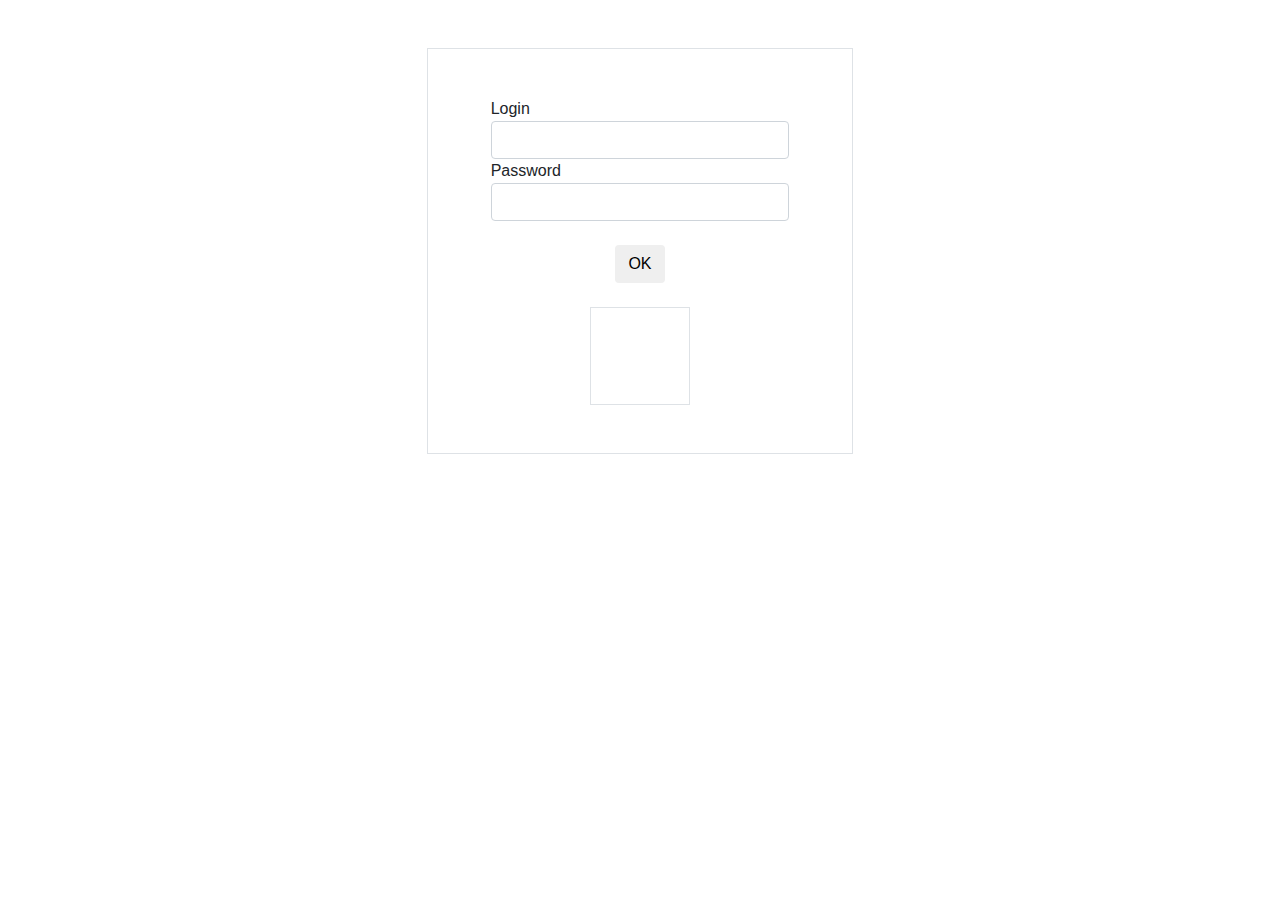
<file: admin/index.html>
<!DOCTYPE html>
<html lang="en">
<head>
	<meta charset="UTF-8">
	<meta name="viewport" content="width=device-width, initial-scale=1.0">
	<title>Document</title>
	<link rel="stylesheet" href="https://cdn.jsdelivr.net/npm/bootstrap@4.0.0/dist/css/bootstrap.min.css" integrity="sha384-Gn5384xqQ1aoWXA+058RXPxPg6fy4IWvTNh0E263XmFcJlSAwiGgFAW/dAiS6JXm" crossorigin="anonymous">
	<style>
		.error{
			display: none;
		}

	</style>

</head>
<body>
	<div class="col-lg-4 mx-auto border mt-5 p-5">
		<div class="d-flex flex-column col-lg-12 mx-auto ">
			Login
			<input type="text" class="form-control admin_log_inp">
			<p class="error text-danger err-1">inpt is empty...</p>
			Password
			<input type="Password" class="form-control admin_pass_inp">
			<p class="error text-danger err-2">inpt is empty...</p>
			<button class="btn col-lg-2 mx-auto mt-4 admin_btn">OK</button>
			<div class="col-lg-4 mx-auto p-5 border mt-4 admin_box"></div>
		</div>
	</div>







    <script src="../assets/vendors/jquery/jquery-3.4.1.js"></script>
	<script src="https://cdn.jsdelivr.net/npm/popper.js@1.12.9/dist/umd/popper.min.js" integrity="sha384-ApNbgh9B+Y1QKtv3Rn7W3mgPxhU9K/ScQsAP7hUibX39j7fakFPskvXusvfa0b4Q" crossorigin="anonymous"></script>
	<script src="https://cdn.jsdelivr.net/npm/bootstrap@4.0.0/dist/js/bootstrap.min.js" integrity="sha384-JZR6Spejh4U02d8jOt6vLEHfe/JQGiRRSQQxSfFWpi1MquVdAyjUar5+76PVCmYl" crossorigin="anonymous"></script>
	<script src="admin.js"></script>
</body>
</html>
</file>
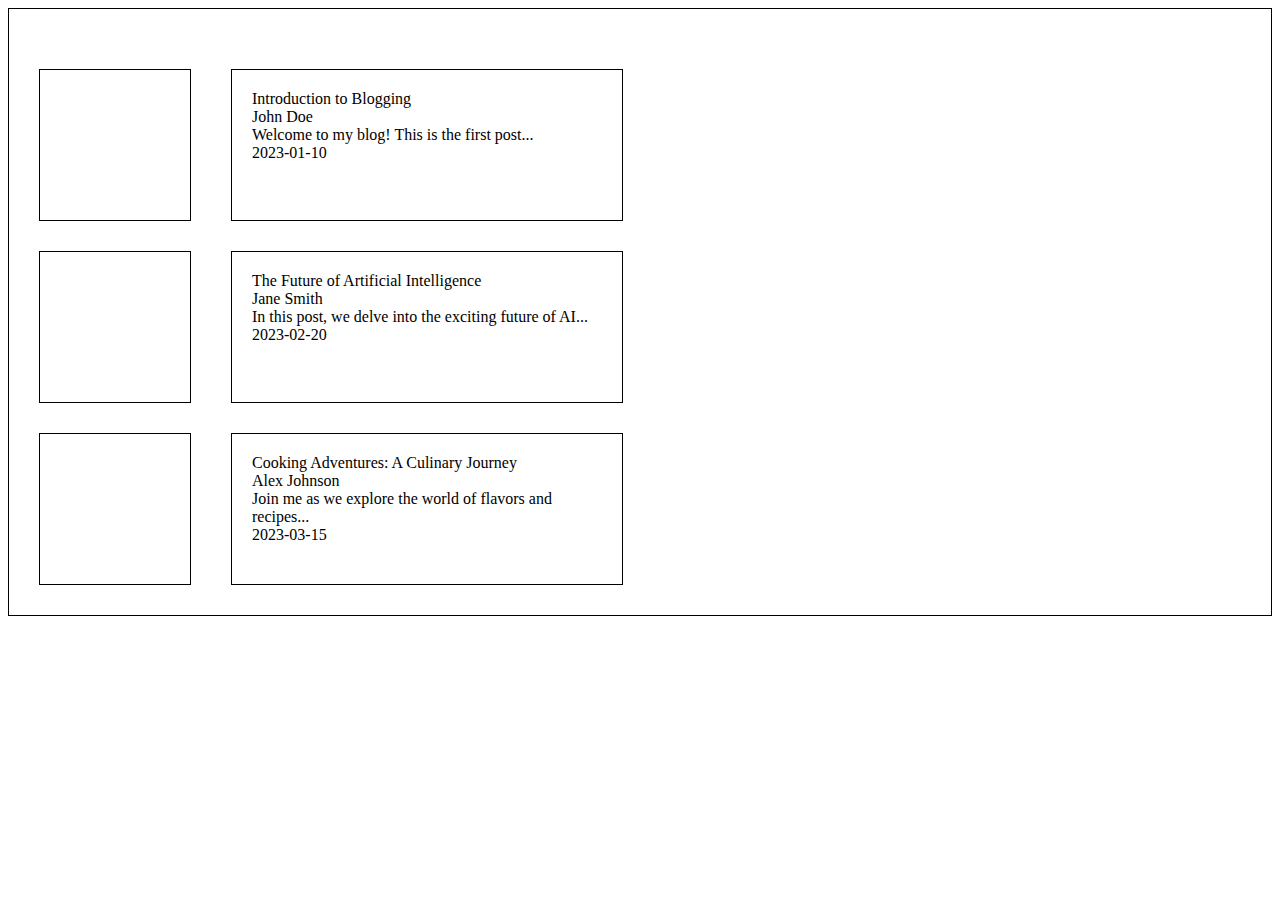
<file: accord.html>
<!DOCTYPE html>
<html lang="en">
<head>
	<meta charset="UTF-8">
	<meta name="viewport" content="width=device-width, initial-scale=1.0">
	<title>Document</title>
	<style>
		.blog{
			padding: 30px;
			min-height: 300px;
			border:1px solid;
		}
		.blog-row{
			margin-top: 30px;
			display: flex;
		}
		.text-content{
			width: 350px;
			padding:20px ;
			border: 1px solid ;
			margin-left: 40px;
		}
		.img-blog{
			width: 150px;
			height: 150px;
			border: 1px solid;
		}
	</style>
</head>
<body>
	<div class="blog">
		
	</div>
</body>
<script src="xx.js" defer></script>
</html>
</file>
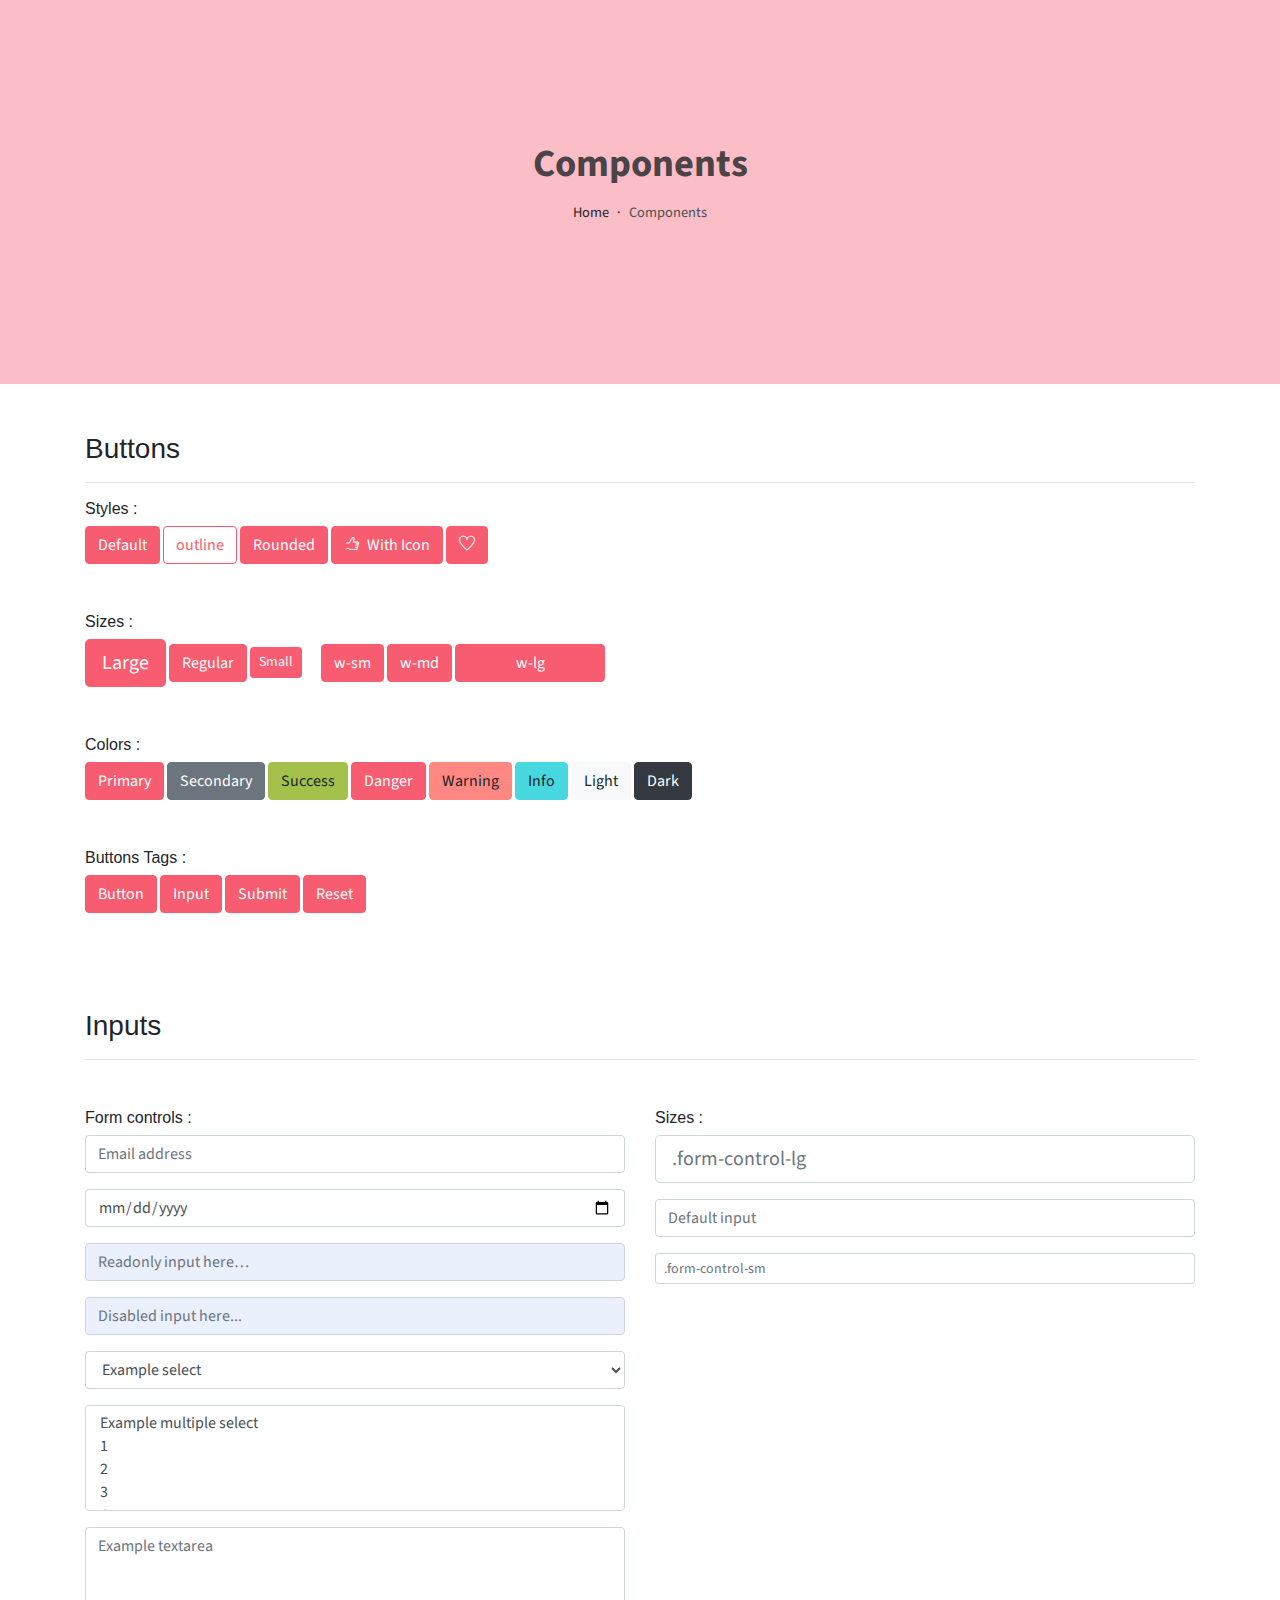
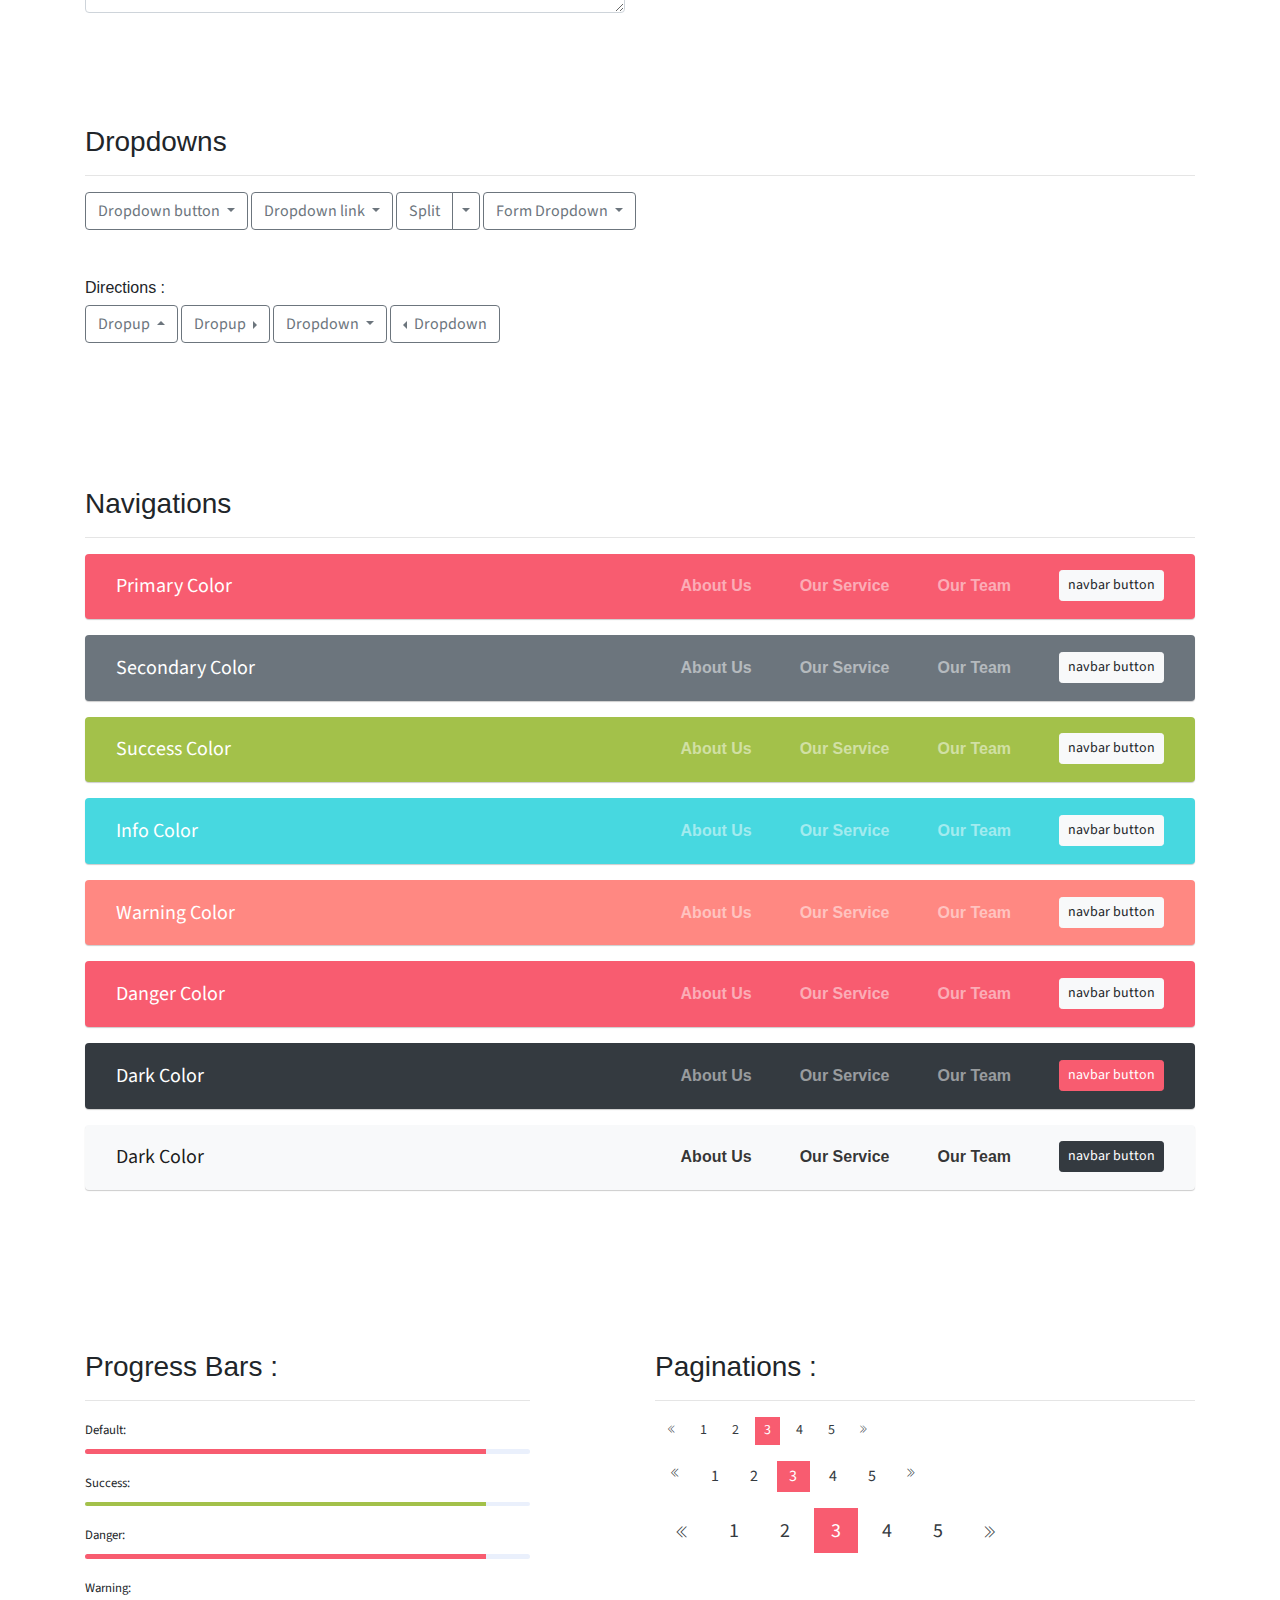
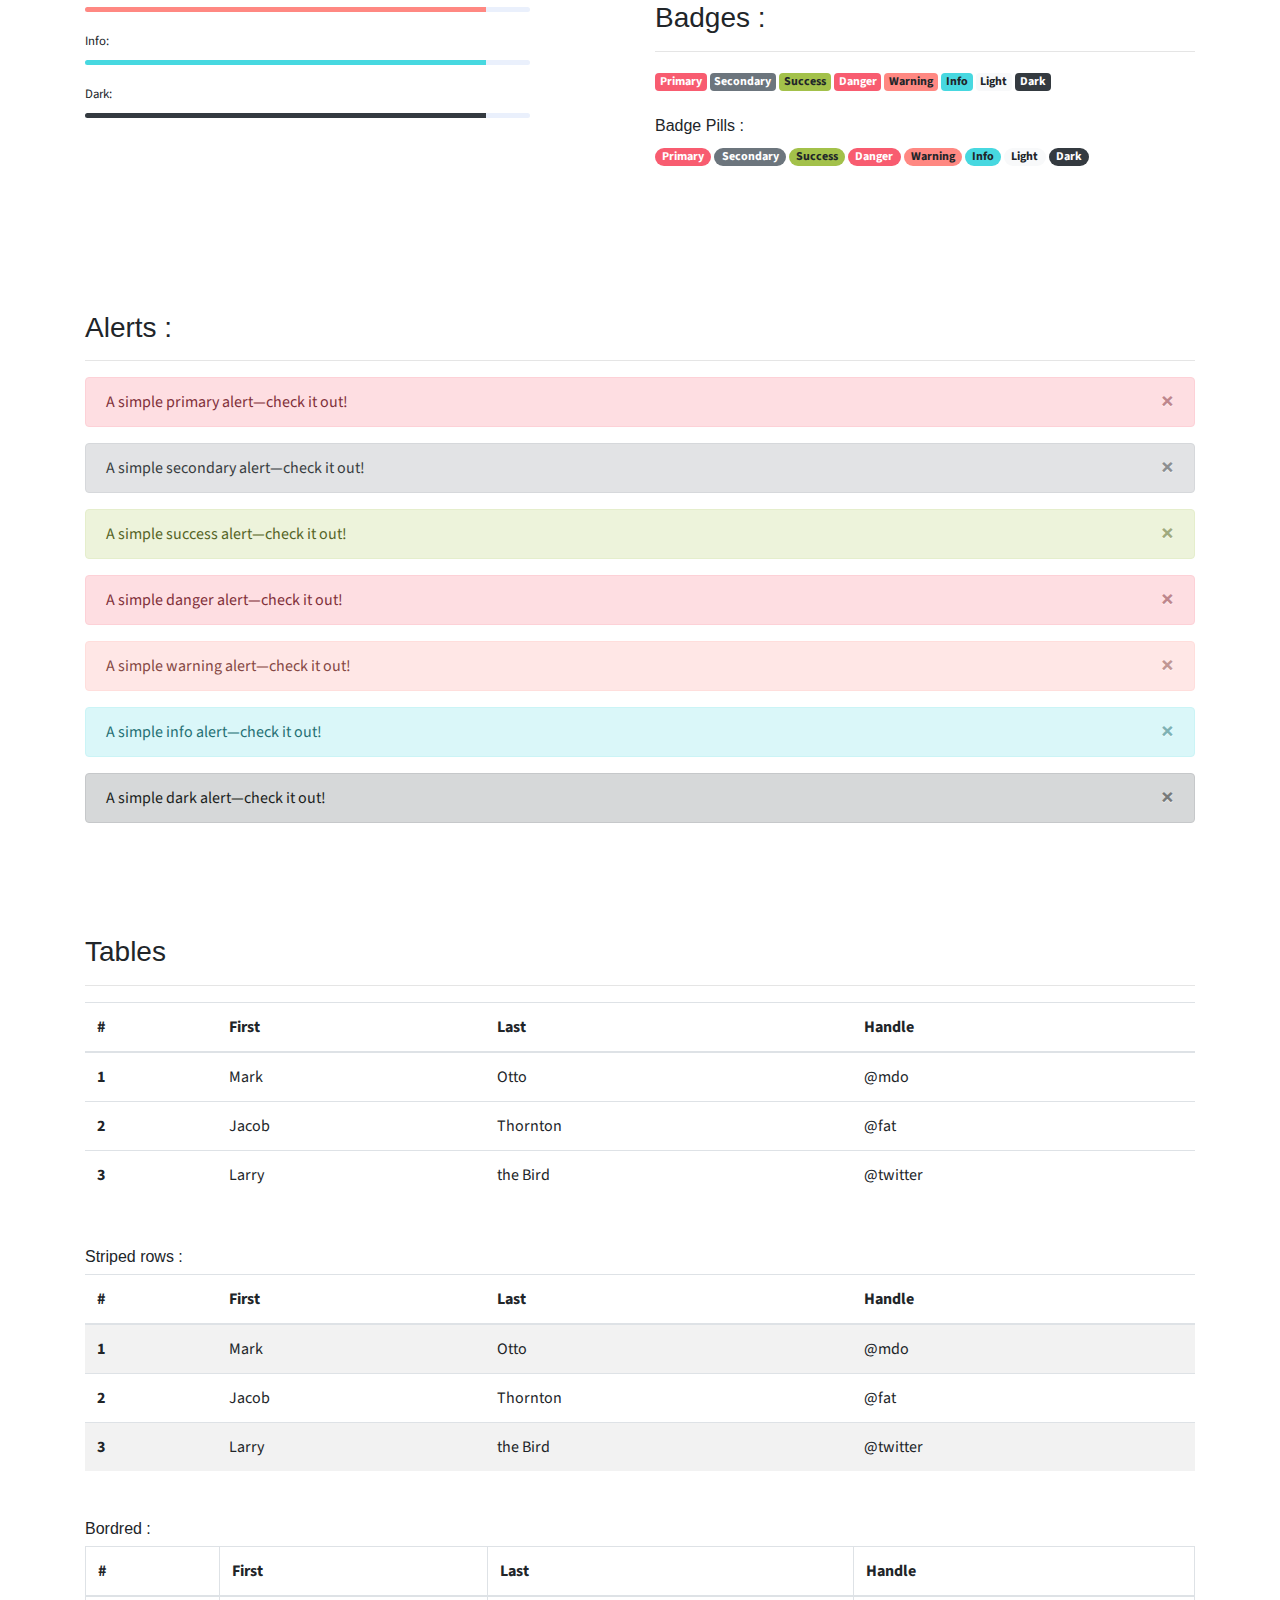
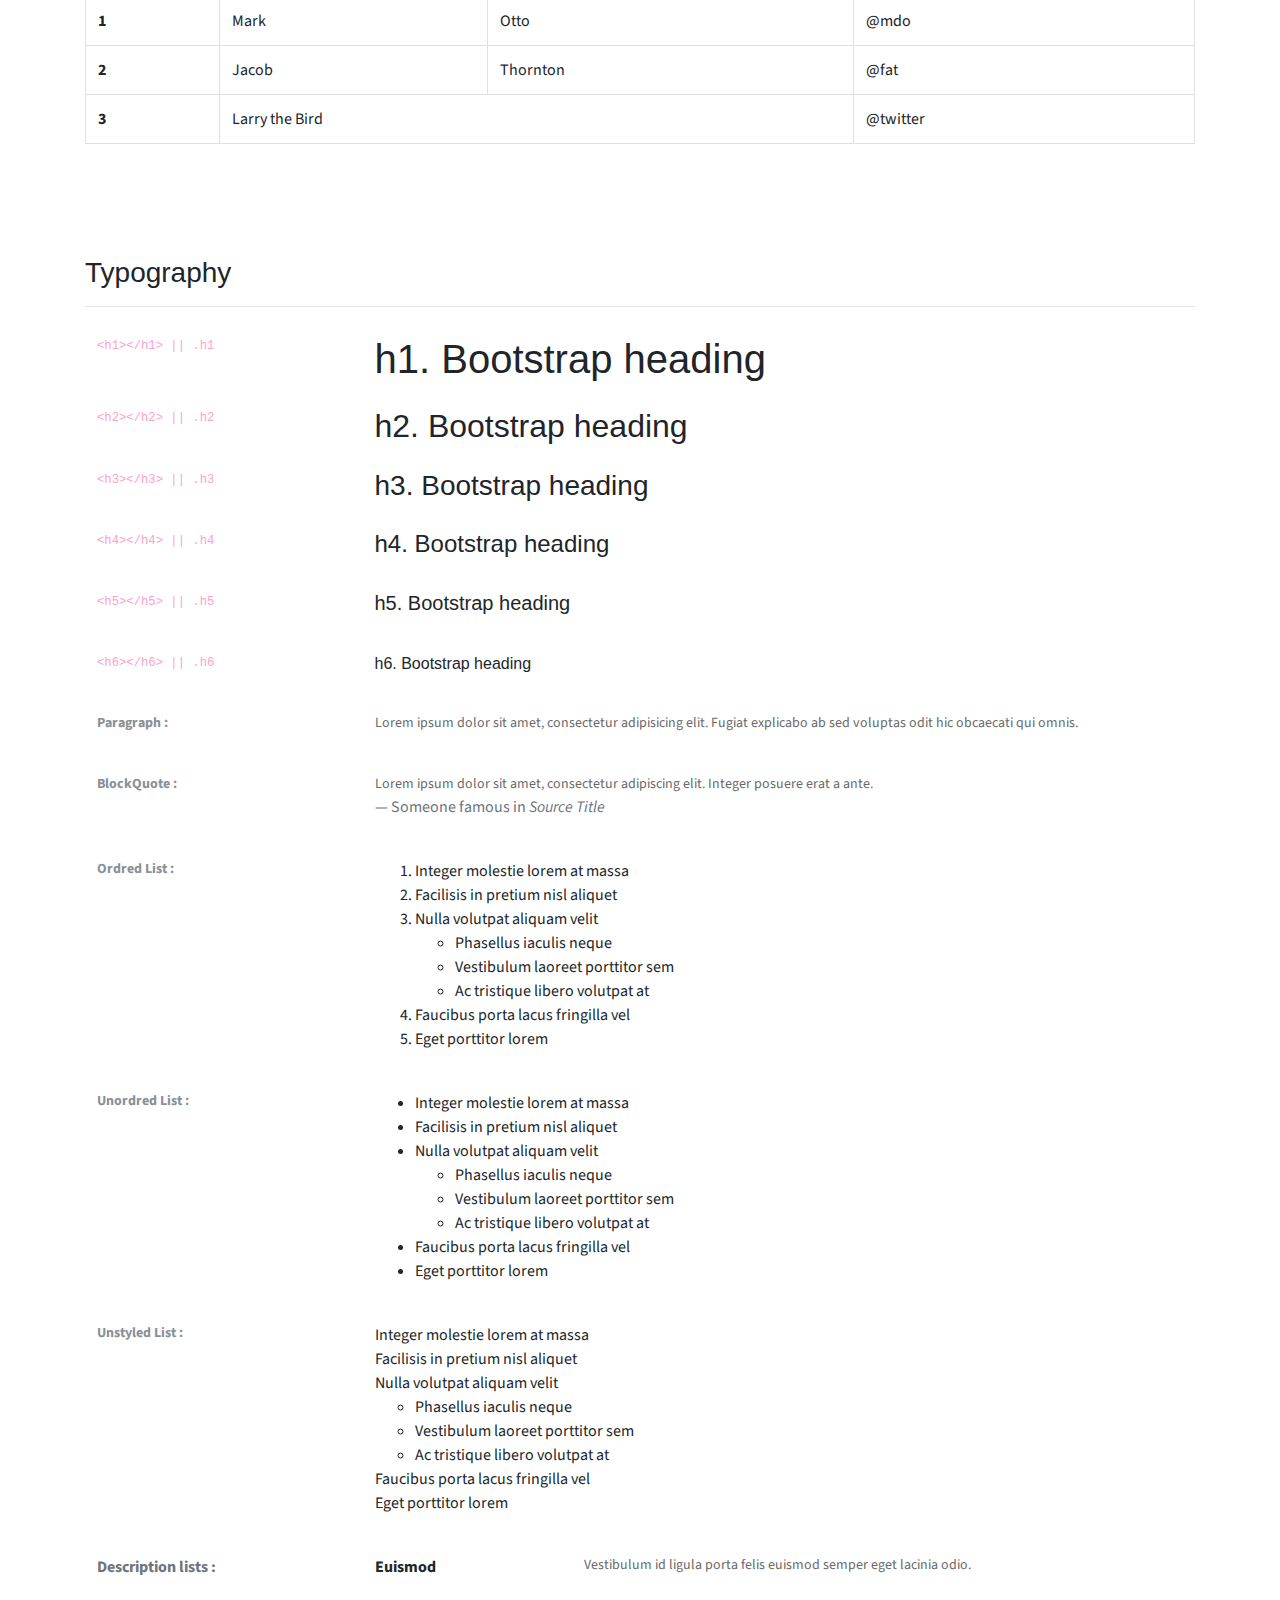
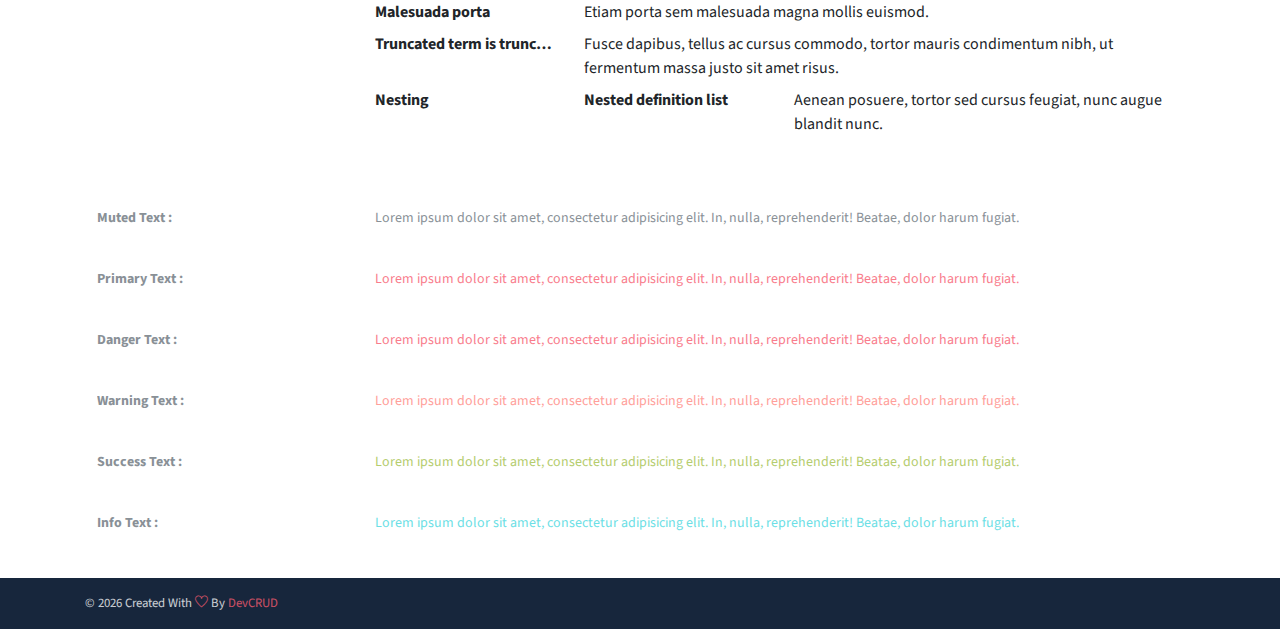
<file: components.html>
<!DOCTYPE html>
<html lang="en">
<head>
   <meta charset="utf-8">
   <meta name="viewport" content="width=device-width, initial-scale=1, shrink-to-fit=no">
   <meta name="description" content="Start your development with JohnDoe landing page.">
   <meta name="author" content="Devcrud">
   <title>JohnDoe Landing page | Components</title>
   <link rel="icon" href="assets/imgs/favicon.png" type="image/png">
   <!-- font icons -->
   <link rel="stylesheet" href="assets/vendors/themify-icons/css/themify-icons.css">
   <!-- Bootstrap + Steller  -->
   <link rel="stylesheet" href="assets/css/johndoe.css">
</head>
<body>

   <!-- Page Header -->
   <header class="header header-mini"> 
      <div class="header-title">Components</div> 
      <nav aria-label="breadcrumb">
         <ol class="breadcrumb">
            <li class="breadcrumb-item"><a href="/">Home</a></li>
            <li class="breadcrumb-item active" aria-current="page">Components</li>
         </ol>
      </nav>
   </header> <!-- End Of Page Header -->

   <!-- main content -->
   <div class="container">

      <!-- Buttons -->
      <h3 class="mt-5">Buttons</h3>
      <hr>
      <h6 class="section-secondary-title">Styles :</h6>
      <button class="btn btn-primary">Default</button>
      <button class="btn btn-outline-primary">outline</button>
      <button class="btn btn-primary rounded">Rounded</button>
      <button class="btn btn-primary rounded"><i class="ti-thumb-up pr-1"></i> With Icon</button>
      <button class="btn btn-primary circle"><i class="ti-heart"></i></button>

      <h6 class="section-secondary-title mt-5">Sizes :</h6>
      <button class="btn btn-primary btn-lg">Large</button>
      <button class="btn btn-primary ">Regular</button>
      <button class="btn btn-primary btn-sm">Small</button>
      <button class="btn btn-primary w-sm ml-3">w-sm</button>
      <button class="btn btn-primary w-md">w-md</button>
      <button class="btn btn-primary w-lg">w-lg</button>

      <h6 class="section-secondary-title mt-5">Colors :</h6>          
      <button type="button" class="btn btn-primary">Primary</button>
      <button type="button" class="btn btn-secondary">Secondary</button>
      <button type="button" class="btn btn-success">Success</button>
      <button type="button" class="btn btn-danger">Danger</button>
      <button type="button" class="btn btn-warning">Warning</button>
      <button type="button" class="btn btn-info">Info</button>
      <button type="button" class="btn btn-light">Light</button>
      <button type="button" class="btn btn-dark">Dark</button>

      <h6 class="section-secondary-title mt-5">Buttons Tags :</h6>
      <button class="btn btn-primary" type="submit">Button</button>
      <input class="btn btn-primary" type="button" value="Input">
      <input class="btn btn-primary" type="submit" value="Submit">
      <input class="btn btn-primary" type="reset" value="Reset">
      
      <!-- devider -->
      <div class="py-5"></div>

      <!-- Inputs -->
      <h3>Inputs</h3>
      <hr>
      <div class="row mt-5">
         <div class="col-md-6">
            <h6 class="section-secondary-title">Form controls :</h6>        
            <div class="form-group">
               <input type="email" class="form-control" id="exampleFormControlInput1" placeholder="Email address">
            </div>
            <div class="form-group">
               <input type="date" class="form-control" id="exampleFormControlInput1" placeholder="Date">
            </div>
            <div class="form-group">
               <input class="form-control" type="text" placeholder="Readonly input here…" readonly>
            </div>
            <div class="form-group">
               <input class="form-control" id="disabledInput" type="text" placeholder="Disabled input here..." disabled>
            </div>
            <div class="form-group">
               <select class="form-control" id="exampleFormControlSelect1">
                  <option>Example select</option>
                  <option>1</option>
                  <option>2</option>
                  <option>3</option>
                  <option>4</option>
                  <option>5</option>
               </select>
            </div>
            <div class="form-group">
               <select multiple class="form-control" id="exampleFormControlSelect2">
                  <option>Example multiple select</option>
                  <option>1</option>
                  <option>2</option>
                  <option>3</option>
                  <option>4</option>
                  <option>5</option>
               </select>
            </div>
            <div class="form-group">
               <textarea class="form-control" id="exampleFormControlTextarea1" rows="3" placeholder="Example textarea"></textarea>
            </div>
         </div>
         <div class="col-md-6">
            <h6 class="section-secondary-title">Sizes :</h6>    
            <div class="form-group">
               <input class="form-control form-control-lg" type="text" placeholder=".form-control-lg">             
            </div>
            <div class="form-group">
               <input class="form-control" type="text" placeholder="Default input">
            </div>
            <div class="form-group">
               <input class="form-control form-control-sm" type="text" placeholder=".form-control-sm"> 
            </div>
         </div>
      </div> <!-- end of inputs -->   

      <!-- devider -->
      <div class="py-5"></div>             

      <!-- Dropdowns -->
      <h3 class="components-section-title font-weight-normal">Dropdowns</h3>
      <hr>
      <div class="dropdown d-inline-block">
         <button class="btn btn-outline-secondary dropdown-toggle" type="button" id="dropdownMenuButton" data-toggle="dropdown" aria-haspopup="true" aria-expanded="false">
         Dropdown button
         </button>
         <div class="dropdown-menu" aria-labelledby="dropdownMenuButton">
         <a class="dropdown-item" href="#">Action</a>
         <a class="dropdown-item" href="#">Another action</a>
         <a class="dropdown-item" href="#">Something else here</a>
         </div>
      </div>
      <div class="dropdown d-inline-block">
         <a class="btn btn-outline-secondary dropdown-toggle" href="#" role="button" id="dropdownMenuLink" data-toggle="dropdown" aria-haspopup="true" aria-expanded="false">
            Dropdown link
         </a>
         <div class="dropdown-menu" aria-labelledby="dropdownMenuLink">
            <a class="dropdown-item" href="#">Action</a>
            <a class="dropdown-item" href="#">Another action</a>
            <a class="dropdown-item" href="#">Something else here</a>
         </div>
      </div>
      <div class="btn-group">
         <button type="button" class="btn btn-outline-secondary">Split</button>
         <button type="button" class="btn btn-outline-secondary dropdown-toggle dropdown-toggle-split" data-toggle="dropdown" aria-haspopup="true" aria-expanded="false">
         <span class="sr-only">Toggle Dropdown</span>
         </button>
         <div class="dropdown-menu">
            <a class="dropdown-item" href="#">Action</a>
            <a class="dropdown-item" href="#">Another action</a>
            <a class="dropdown-item" href="#">Something else here</a>
            <div class="dropdown-divider"></div>
            <a class="dropdown-item" href="#">Separated link</a>
         </div>
      </div>
      <div class="btn-group">
         <button class="btn btn-outline-secondary dropdown-toggle" type="button" id="dropdownMenuButton" data-toggle="dropdown" aria-haspopup="true" aria-expanded="false">
            Form Dropdown
         </button>
         <div class="dropdown-menu form">
            <form class="px-4 py-3">
               <div class="form-group">
                  <input type="email" class="form-control" id="exampleDropdownFormEmail1" placeholder="email@example.com">
               </div>
               <div class="form-group">
                  <input type="password" class="form-control" id="exampleDropdownFormPassword1" placeholder="Password">
               </div>
               <div class="form-check mb-3">
                  <input type="checkbox" class="form-check-input" id="dropdownCheck">
                  <label class="form-check-label" for="dropdownCheck">
                     Remember me
                  </label>
               </div>
               <button type="submit" class="btn btn-primary btn-block">Sign in</button>
            </form>
            <div class="dropdown-divider"></div>
            <a class="dropdown-item" href="#"><small>New around here? Sign up</small></a>
            <a class="dropdown-item" href="#"><small>Forgot password?</small></a>
         </div>
      </div>       
      <h6 class="section-secondary-title mt-5">Directions :</h6>  
      <div class="btn-group dropup">
         <button type="button" class="btn btn-outline-secondary dropdown-toggle" data-toggle="dropdown" aria-haspopup="true" aria-expanded="false">
            Dropup
         </button>
         <div class="dropdown-menu">
            <a class="dropdown-item" href="#">Action</a>
            <a class="dropdown-item" href="#">Another action</a>
            <a class="dropdown-item" href="#">Something else here</a>
            <div class="dropdown-divider"></div>
            <a class="dropdown-item" href="#">Separated link</a>
         </div>
      </div>
      <div class="btn-group dropright">
         <button type="button" class="btn btn-outline-secondary dropdown-toggle" data-toggle="dropdown" aria-haspopup="true" aria-expanded="false">
            Dropup
         </button>
         <div class="dropdown-menu">
            <a class="dropdown-item" href="#">Action</a>
            <a class="dropdown-item" href="#">Another action</a>
            <a class="dropdown-item" href="#">Something else here</a>
            <div class="dropdown-divider"></div>
            <a class="dropdown-item" href="#">Separated link</a>
         </div>
      </div>
      <div class="btn-group">
         <button type="button" class="btn btn-outline-secondary dropdown-toggle" data-toggle="dropdown" aria-haspopup="true" aria-expanded="false">
            Dropdown
         </button>
         <div class="dropdown-menu">
            <a class="dropdown-item" href="#">Action</a>
            <a class="dropdown-item" href="#">Another action</a>
            <a class="dropdown-item" href="#">Something else here</a>
            <div class="dropdown-divider"></div>
            <a class="dropdown-item" href="#">Separated link</a>
         </div>
      </div>
      <div class="btn-group dropleft">
         <button type="button" class="btn btn-outline-secondary dropdown-toggle" data-toggle="dropdown" aria-haspopup="true" aria-expanded="false">
            Dropdown
         </button>
         <div class="dropdown-menu">
            <a class="dropdown-item" href="#">Action</a>
            <a class="dropdown-item" href="#">Another action</a>
            <a class="dropdown-item" href="#">Something else here</a>
            <div class="dropdown-divider"></div>
            <a class="dropdown-item" href="#">Separated link</a>
         </div>
      </div> <!-- end of Dropdowns -->  

      <!-- devider -->
      <div class="py-5"></div>   

      <!-- navbars -->
      <h3 class="components-section-title font-weight-normal mt-5">Navigations</h3>
      <hr>
      <nav class="navbar navbar-expand-sm navbar-dark bg-primary rounded shadow mb-3">
         <div class="container">
            <a class="navbar-brand" href="#">Primary Color</a>
            <button class="navbar-toggler ml-auto" type="button" data-toggle="collapse" data-target="#navbarSupportedContent" aria-controls="navbarSupportedContent" aria-expanded="false" aria-label="Toggle navigation">
            <span class="navbar-toggler-icon"></span>
            </button>
            <div class="collapse navbar-collapse" id="navbarSupportedContent">
               <ul class="navbar-nav ml-auto"> 
                  <li class="nav-item">
                     <a class="nav-link" href="#about">About Us</a>
                  </li>
                  <li class="nav-item">
                     <a class="nav-link" href="#service">Our Service</a>
                  </li>
                  <li class="nav-item">
                     <a class="nav-link" href="#team">Our Team</a>
                  </li>
                  <li class="nav-item">
                     <a href="#book-table" class="ml-4 mt-1 btn btn-light btn-sm">navbar button</a>
                  </li>
               </ul>                       
            </div>
         </div>
      </nav>
      <nav class="navbar navbar-expand-sm navbar-dark bg-secondary rounded shadow mb-3">
         <div class="container">
            <a class="navbar-brand" href="#">Secondary Color</a>
            <button class="navbar-toggler ml-auto" type="button" data-toggle="collapse" data-target="#navbarSupportedContent" aria-controls="navbarSupportedContent" aria-expanded="false" aria-label="Toggle navigation">
            <span class="navbar-toggler-icon"></span>
            </button>
            <div class="collapse navbar-collapse" id="navbarSupportedContent">
               <ul class="navbar-nav ml-auto"> 
                  <li class="nav-item">
                     <a class="nav-link" href="#about">About Us</a>
                  </li>
                  <li class="nav-item">
                     <a class="nav-link" href="#service">Our Service</a>
                  </li>
                  <li class="nav-item">
                     <a class="nav-link" href="#team">Our Team</a>
                  </li>
                  <li class="nav-item">
                     <a href="#book-table" class="ml-4 mt-1 btn btn-light btn-sm">navbar button</a>
                  </li>
               </ul>                       
            </div>
         </div>
      </nav>
      <nav class="navbar navbar-expand-sm navbar-dark bg-success rounded shadow mb-3">
         <div class="container">
            <a class="navbar-brand" href="#">Success Color</a>
            <button class="navbar-toggler ml-auto" type="button" data-toggle="collapse" data-target="#navbarSupportedContent" aria-controls="navbarSupportedContent" aria-expanded="false" aria-label="Toggle navigation">
            <span class="navbar-toggler-icon"></span>
            </button>
            <div class="collapse navbar-collapse" id="navbarSupportedContent">
               <ul class="navbar-nav ml-auto"> 
                  <li class="nav-item">
                     <a class="nav-link" href="#about">About Us</a>
                  </li>
                  <li class="nav-item">
                     <a class="nav-link" href="#service">Our Service</a>
                  </li>
                  <li class="nav-item">
                     <a class="nav-link" href="#team">Our Team</a>
                  </li>
                  <li class="nav-item">
                     <a href="#book-table" class="ml-4 mt-1 btn btn-light btn-sm">navbar button</a>
                  </li>
               </ul>                       
            </div>
         </div>
      </nav>
      <nav class="navbar navbar-expand-sm navbar-dark bg-info rounded shadow mb-3">
         <div class="container">
            <a class="navbar-brand" href="#">Info Color</a>
            <button class="navbar-toggler ml-auto" type="button" data-toggle="collapse" data-target="#navbarSupportedContent" aria-controls="navbarSupportedContent" aria-expanded="false" aria-label="Toggle navigation">
            <span class="navbar-toggler-icon"></span>
            </button>
            <div class="collapse navbar-collapse" id="navbarSupportedContent">
               <ul class="navbar-nav ml-auto"> 
                  <li class="nav-item">
                     <a class="nav-link" href="#about">About Us</a>
                  </li>
                  <li class="nav-item">
                     <a class="nav-link" href="#service">Our Service</a>
                  </li>
                  <li class="nav-item">
                     <a class="nav-link" href="#team">Our Team</a>
                  </li>
                  <li class="nav-item">
                     <a href="#book-table" class="ml-4 mt-1 btn btn-light btn-sm">navbar button</a>
                  </li>
               </ul>                       
            </div>
         </div>
      </nav>
      <nav class="navbar navbar-expand-sm navbar-dark bg-warning rounded shadow mb-3">
         <div class="container">
            <a class="navbar-brand" href="#">Warning Color</a>
            <button class="navbar-toggler ml-auto" type="button" data-toggle="collapse" data-target="#navbarSupportedContent" aria-controls="navbarSupportedContent" aria-expanded="false" aria-label="Toggle navigation">
            <span class="navbar-toggler-icon"></span>
            </button>
            <div class="collapse navbar-collapse" id="navbarSupportedContent">
               <ul class="navbar-nav ml-auto"> 
                  <li class="nav-item">
                     <a class="nav-link" href="#about">About Us</a>
                  </li>
                  <li class="nav-item">
                     <a class="nav-link" href="#service">Our Service</a>
                  </li>
                  <li class="nav-item">
                     <a class="nav-link" href="#team">Our Team</a>
                  </li>
                  <li class="nav-item">
                     <a href="#book-table" class="ml-4 mt-1 btn btn-light btn-sm">navbar button</a>
                  </li>
               </ul>                       
            </div>
         </div>
      </nav>
      <nav class="navbar navbar-expand-sm navbar-dark bg-danger rounded shadow mb-3">
         <div class="container">
            <a class="navbar-brand" href="#">Danger Color</a>
            <button class="navbar-toggler ml-auto" type="button" data-toggle="collapse" data-target="#navbarSupportedContent" aria-controls="navbarSupportedContent" aria-expanded="false" aria-label="Toggle navigation">
            <span class="navbar-toggler-icon"></span>
            </button>
            <div class="collapse navbar-collapse" id="navbarSupportedContent">
               <ul class="navbar-nav ml-auto"> 
                  <li class="nav-item">
                     <a class="nav-link" href="#about">About Us</a>
                  </li>
                  <li class="nav-item">
                     <a class="nav-link" href="#service">Our Service</a>
                  </li>
                  <li class="nav-item">
                     <a class="nav-link" href="#team">Our Team</a>
                  </li>
                  <li class="nav-item">
                     <a href="#book-table" class="ml-4 mt-1 btn btn-light btn-sm">navbar button</a>
                  </li>
               </ul>                       
            </div>
         </div>
      </nav>
      <nav class="navbar navbar-expand-sm navbar-dark bg-dark rounded shadow mb-3">
         <div class="container">
            <a class="navbar-brand" href="#">Dark Color</a>
            <button class="navbar-toggler ml-auto" type="button" data-toggle="collapse" data-target="#navbarSupportedContent" aria-controls="navbarSupportedContent" aria-expanded="false" aria-label="Toggle navigation">
            <span class="navbar-toggler-icon"></span>
            </button>
            <div class="collapse navbar-collapse" id="navbarSupportedContent">
               <ul class="navbar-nav ml-auto"> 
                  <li class="nav-item">
                     <a class="nav-link" href="#about">About Us</a>
                  </li>
                  <li class="nav-item">
                     <a class="nav-link" href="#service">Our Service</a>
                  </li>
                  <li class="nav-item">
                     <a class="nav-link" href="#team">Our Team</a>
                  </li>
                  <li class="nav-item">
                     <a href="#book-table" class="ml-4 mt-1 btn btn-primary btn-sm">navbar button</a>
                  </li>
               </ul>                       
            </div>
         </div>
      </nav>
      <nav class="navbar navbar-expand-sm navbar-light bg-light rounded shadow mb-3">
         <div class="container">
            <a class="navbar-brand" href="#">Dark Color</a>
            <button class="navbar-toggler ml-auto" type="button" data-toggle="collapse" data-target="#navbarSupportedContent" aria-controls="navbarSupportedContent" aria-expanded="false" aria-label="Toggle navigation">
            <span class="navbar-toggler-icon"></span>
            </button>
            <div class="collapse navbar-collapse" id="navbarSupportedContent">
               <ul class="navbar-nav ml-auto"> 
                  <li class="nav-item">
                     <a class="nav-link" href="#about">About Us</a>
                  </li>
                  <li class="nav-item">
                     <a class="nav-link" href="#service">Our Service</a>
                  </li>
                  <li class="nav-item">
                     <a class="nav-link" href="#team">Our Team</a>
                  </li>
                  <li class="nav-item">
                     <a href="#book-table" class="ml-4 mt-1 btn btn-dark btn-sm">navbar button</a>
                  </li>
               </ul>                       
            </div>
         </div>
      </nav>
      <!-- End of navbars -->

      <!-- devider -->
      <div class="py-5"></div>   
      
      <!-- progress bars -->
      <div class="row justify-content-between">
         <div class="col-md-5">
            <h3 class="components-section-title font-weight-normal mt-5">Progress Bars :</h3>
            <hr>
            <small>Default: </small>
            <div class="progress mt-2 mb-3">
               <div class="progress-bar" role="progressbar" style="width: 90%" aria-valuenow="25" aria-valuemin="0" aria-valuemax="100"></div>
            </div>
            <small>Success:</small>
            <div class="progress mt-2 mb-3">
               <div class="progress-bar bg-success" role="progressbar" style="width: 90%" aria-valuenow="25" aria-valuemin="0" aria-valuemax="100"></div>
            </div>
            <small>Danger:</small>
            <div class="progress mt-2 mb-3">
               <div class="progress-bar bg-danger" role="progressbar" style="width: 90%" aria-valuenow="25" aria-valuemin="0" aria-valuemax="100"></div>
            </div>
            <small>Warning:</small>
            <div class="progress mt-2 mb-3">
               <div class="progress-bar bg-warning" role="progressbar" style="width: 90%" aria-valuenow="25" aria-valuemin="0" aria-valuemax="100"></div>
            </div>
            <small>Info:</small>
            <div class="progress mt-2 mb-3">
               <div class="progress-bar bg-info" role="progressbar" style="width: 90%" aria-valuenow="25" aria-valuemin="0" aria-valuemax="100"></div>
            </div>
            <small>Dark:</small>
            <div class="progress mt-2 mb-3">
               <div class="progress-bar bg-dark" role="progressbar" style="width: 90%" aria-valuenow="25" aria-valuemin="0" aria-valuemax="100"></div>
            </div>
         </div>
         <div class="col-md-6">
            <h3 class="components-section-title font-weight-normal mt-5">Paginations :</h3>
            <hr>
            <nav aria-label="Page navigation example">
               <ul class="pagination pagination-sm">
                  <li class="page-item"><a class="page-link" href="#"><i class="ti-angle-double-left"></i></a></li>
                  <li class="page-item"><a class="page-link" href="#">1</a></li>
                  <li class="page-item"><a class="page-link" href="#">2</a></li>
                  <li class="page-item active"><a class="page-link" href="#">3</a></li>
                  <li class="page-item"><a class="page-link" href="#">4</a></li>
                  <li class="page-item"><a class="page-link" href="#">5</a></li>
                  <li class="page-item"><a class="page-link" href="#"><i class="ti-angle-double-right"></i></a></li>
               </ul>
            </nav>
            <nav aria-label="Page navigation example">
               <ul class="pagination">
               <li class="page-item"><a class="page-link" href="#"><i class="ti-angle-double-left"></i></a></li>
                  <li class="page-item"><a class="page-link" href="#">1</a></li>
                  <li class="page-item"><a class="page-link" href="#">2</a></li>
                  <li class="page-item active"><a class="page-link" href="#">3</a></li>
                  <li class="page-item"><a class="page-link" href="#">4</a></li>
                  <li class="page-item"><a class="page-link" href="#">5</a></li>
                  <li class="page-item"><a class="page-link" href="#"><i class="ti-angle-double-right"></i></a></li>
               </ul>
            </nav>
            <nav aria-label="Page navigation example">
               <ul class="pagination pagination-lg">
                  <li class="page-item"><a class="page-link" href="#"><i class="ti-angle-double-left"></i></a></li>
                  <li class="page-item"><a class="page-link" href="#">1</a></li>
                  <li class="page-item"><a class="page-link" href="#">2</a></li>
                  <li class="page-item active"><a class="page-link" href="#">3</a></li>
                  <li class="page-item"><a class="page-link" href="#">4</a></li>
                  <li class="page-item"><a class="page-link" href="#">5</a></li>
                  <li class="page-item"><a class="page-link" href="#"><i class="ti-angle-double-right"></i></a></li>
               </ul>
            </nav>

            <!-- Badges -->
            <h3 class="components-section-title font-weight-normal mt-5">Badges :</h3>
            <hr>
            <span class="badge badge-primary">Primary</span>
            <span class="badge badge-secondary">Secondary</span>
            <span class="badge badge-success">Success</span>
            <span class="badge badge-danger">Danger</span>
            <span class="badge badge-warning">Warning</span>
            <span class="badge badge-info">Info</span>
            <span class="badge badge-light">Light</span>
            <span class="badge badge-dark">Dark</span>
            <h6 class="section-secondary-title mt-4 mb-2">Badge Pills :</h6>
            <span class="badge badge-pill badge-primary">Primary</span>
            <span class="badge badge-pill badge-secondary">Secondary</span>
            <span class="badge badge-pill badge-success">Success</span>
            <span class="badge badge-pill badge-danger">Danger</span>
            <span class="badge badge-pill badge-warning">Warning</span>
            <span class="badge badge-pill badge-info">Info</span>
            <span class="badge badge-pill badge-light">Light</span>
            <span class="badge badge-pill badge-dark">Dark</span>
         </div>
      </div> <!-- End of Progress bars -->

      <!-- devider -->
      <div class="py-5"></div>  

      <!-- Alerts -->
      <h3 class="components-section-title font-weight-normal mt-5">Alerts :</h3>
      <hr>
      <div class="alert alert-primary alert-dismissible fade show" role="alert">
         A simple primary alert—check it out!
         <button type="button" class="close" data-dismiss="alert" aria-label="Close">
            <span aria-hidden="true">&times;</span>
         </button>
      </div>
      <div class="alert alert-secondary alert-dismissible fade show" role="alert">
         A simple secondary alert—check it out!
         <button type="button" class="close" data-dismiss="alert" aria-label="Close">
            <span aria-hidden="true">&times;</span>
         </button>
      </div>
      <div class="alert alert-success alert-dismissible fade show" role="alert">
         A simple success alert—check it out!
         <button type="button" class="close" data-dismiss="alert" aria-label="Close">
            <span aria-hidden="true">&times;</span>
         </button>
      </div>
      <div class="alert alert-danger alert-dismissible fade show" role="alert">
         A simple danger alert—check it out!
         <button type="button" class="close" data-dismiss="alert" aria-label="Close">
            <span aria-hidden="true">&times;</span>
         </button>
      </div>
      <div class="alert alert-warning alert-dismissible fade show" role="alert">
         A simple warning alert—check it out!
         <button type="button" class="close" data-dismiss="alert" aria-label="Close">
            <span aria-hidden="true">&times;</span>
         </button>
      </div>
      <div class="alert alert-info alert-dismissible fade show" role="alert">
         A simple info alert—check it out!
         <button type="button" class="close" data-dismiss="alert" aria-label="Close">
            <span aria-hidden="true">&times;</span>
         </button>
      </div>
      <div class="alert alert-dark alert-dismissible fade show" role="alert">
         A simple dark alert—check it out!
         <button type="button" class="close" data-dismiss="alert" aria-label="Close">
            <span aria-hidden="true">&times;</span>
         </button>
      </div>
      <!-- end of alerts -->

      <!-- devider -->
      <div class="py-5"></div> 
   
      <!-- tables -->
      <h3 class="components-section-title">Tables</h3>
      <hr>
      <table class="table">
         <thead>
            <tr>
               <th scope="col">#</th>
               <th scope="col">First</th>
               <th scope="col">Last</th>
               <th scope="col">Handle</th>
            </tr>
         </thead>
         <tbody>
            <tr>
               <th scope="row">1</th>
               <td>Mark</td>
               <td>Otto</td>
               <td>@mdo</td>
            </tr>
            <tr>
               <th scope="row">2</th>
               <td>Jacob</td>
               <td>Thornton</td>
               <td>@fat</td>
            </tr>
            <tr>
               <th scope="row">3</th>
               <td>Larry</td>
               <td>the Bird</td>
               <td>@twitter</td>
            </tr>
         </tbody>
      </table>

      <h6 class="section-secondary-title mt-5">Striped rows :</h6>
      <table class="table table-striped">
         <thead>
            <tr>
               <th scope="col">#</th>
               <th scope="col">First</th>
               <th scope="col">Last</th>
               <th scope="col">Handle</th>
            </tr>
         </thead>
         <tbody>
            <tr>
               <th scope="row">1</th>
               <td>Mark</td>
               <td>Otto</td>
               <td>@mdo</td>
            </tr>
            <tr>
               <th scope="row">2</th>
               <td>Jacob</td>
               <td>Thornton</td>
               <td>@fat</td>
            </tr>
            <tr>
               <th scope="row">3</th>
               <td>Larry</td>
               <td>the Bird</td>
               <td>@twitter</td>
            </tr>
         </tbody>
      </table>

      <h6 class="section-secondary-title mt-5">Bordred :</h6>
      <table class="table table-bordered">
         <thead>
            <tr>
               <th scope="col">#</th>
               <th scope="col">First</th>
               <th scope="col">Last</th>
               <th scope="col">Handle</th>
            </tr>
         </thead>
         <tbody>
            <tr>
               <th scope="row">1</th>
               <td>Mark</td>
               <td>Otto</td>
               <td>@mdo</td>
            </tr>
            <tr>
               <th scope="row">2</th>
               <td>Jacob</td>
               <td>Thornton</td>
               <td>@fat</td>
            </tr>
            <tr>
               <th scope="row">3</th>
               <td colspan="2">Larry the Bird</td>
               <td>@twitter</td>
            </tr>
         </tbody>
      </table>
      <!-- end of tables -->

      <!-- devider -->
      <div class="py-5"></div> 

      <!-- typography -->
      <h3 class="components-section-title">Typography</h3>
      <hr>
     
      <table class="table table-borderless v-align-center">
         <tbody>
            <tr>
               <td>
                  <p><code class="highlighter-rouge">&lt;h1&gt;&lt;/h1&gt; || .h1</code></p>
               </td>
               <td class="w-75"><span class="h1">h1. Bootstrap heading</span></td>
            </tr>
            <tr>
               <td>
                  <p><code class="highlighter-rouge">&lt;h2&gt;&lt;/h2&gt; || .h2</code></p>
               </td>
               <td><span class="h2">h2. Bootstrap heading</span></td>
            </tr>
            <tr>
               <td>
                  <p><code class="highlighter-rouge">&lt;h3&gt;&lt;/h3&gt; || .h3</code></p>
               </td>
               <td><span class="h3">h3. Bootstrap heading</span></td>
            </tr>
            <tr>
               <td>
                  <p><code class="highlighter-rouge">&lt;h4&gt;&lt;/h4&gt; || .h4</code></p>
               </td>
               <td><span class="h4">h4. Bootstrap heading</span></td>
            </tr>
            <tr>
               <td>
                  <p><code class="highlighter-rouge">&lt;h5&gt;&lt;/h5&gt; || .h5</code></p>
               </td>
               <td><span class="h5">h5. Bootstrap heading</span></td>
            </tr>
            <tr>
               <td>
                  <p><code class="highlighter-rouge">&lt;h6&gt;&lt;/h6&gt; || .h6</code></p>
               </td>
               <td><span class="h6">h6. Bootstrap heading</span></td>
            </tr>
            <tr>
               <td>
                  <p class="font-weight-bold text-muted">Paragraph :</p>
               </td>
               <td><p>Lorem ipsum dolor sit amet, consectetur adipisicing elit. Fugiat explicabo ab sed voluptas odit hic obcaecati qui omnis.</p></td>
            </tr>
            <tr>
               <td>
                  <p class="font-weight-bold text-muted">BlockQuote :</p>
               </td>
               <td>
                  <blockquote class="blockquote">
                     <p class="mb-0">Lorem ipsum dolor sit amet, consectetur adipiscing elit. Integer posuere erat a ante.</p>
                     <footer class="blockquote-footer">Someone famous in <cite title="Source Title">Source Title</cite></footer>
                  </blockquote>
               </td>
            </tr>

            
            <tr>
               <td><p class="font-weight-bold text-muted">Ordred List :</p></td>
               <td>
                  <ol>
                     <li>Integer molestie lorem at massa</li>
                     <li>Facilisis in pretium nisl aliquet</li>
                     <li>Nulla volutpat aliquam velit
                        <ul>
                           <li>Phasellus iaculis neque</li>
                           <li>Vestibulum laoreet porttitor sem</li>
                           <li>Ac tristique libero volutpat at</li>
                        </ul>
                     </li>
                     <li>Faucibus porta lacus fringilla vel</li>
                     <li>Eget porttitor lorem</li>
                  </ol>
               </td>
            </tr>
            <tr>
               <td><p class="font-weight-bold text-muted">Unordred List :</p></td>
               <td>
                  <ul >
                     <li>Integer molestie lorem at massa</li>
                     <li>Facilisis in pretium nisl aliquet</li>
                     <li>Nulla volutpat aliquam velit
                        <ul>
                           <li>Phasellus iaculis neque</li>
                           <li>Vestibulum laoreet porttitor sem</li>
                           <li>Ac tristique libero volutpat at</li>
                        </ul>
                     </li>
                     <li>Faucibus porta lacus fringilla vel</li>
                     <li>Eget porttitor lorem</li>
                  </ul>
               </td>
            </tr>
            <tr>
               <td><p class="font-weight-bold text-muted">Unstyled List :</p></td>
               <td>
                  <ul class="list-unstyled">
                     <li>Integer molestie lorem at massa</li>
                     <li>Facilisis in pretium nisl aliquet</li>
                     <li>Nulla volutpat aliquam velit
                        <ul>
                           <li>Phasellus iaculis neque</li>
                           <li>Vestibulum laoreet porttitor sem</li>
                           <li>Ac tristique libero volutpat at</li>
                        </ul>
                     </li>
                     <li>Faucibus porta lacus fringilla vel</li>
                     <li>Eget porttitor lorem</li>
                  </ul>
               </td>
            </tr>
            <tr>
               <td class="font-weight-bold text-muted">Description lists : </td>
               <td>
                  <dl class="row">
                     <dt class="col-sm-3">Euismod</dt>
                     <dd class="col-sm-9">
                        <p>Vestibulum id ligula porta felis euismod semper eget lacinia odio.</p>
                     </dd>

                     <dt class="col-sm-3">Malesuada porta</dt>
                     <dd class="col-sm-9">Etiam porta sem malesuada magna mollis euismod.</dd>

                     <dt class="col-sm-3 text-truncate">Truncated term is truncated</dt>
                     <dd class="col-sm-9">Fusce dapibus, tellus ac cursus commodo, tortor mauris condimentum nibh, ut fermentum massa justo sit amet risus.</dd>

                     <dt class="col-sm-3">Nesting</dt>
                     <dd class="col-sm-9">
                        <dl class="row">
                           <dt class="col-sm-4">Nested definition list</dt>
                           <dd class="col-sm-8">Aenean posuere, tortor sed cursus feugiat, nunc augue blandit nunc.</dd>
                        </dl>
                     </dd>
                  </dl>
               </td>
            </tr>
            <tr>
               <td>
                  <p class="font-weight-bold text-muted">Muted Text :</p>
               </td>
               <td>
                  <p class="text-muted">Lorem ipsum dolor sit amet, consectetur adipisicing elit. In, nulla, reprehenderit! Beatae, dolor harum fugiat.</p>
               </td>
            </tr>
            <tr>
               <td>
                  <p class="font-weight-bold text-muted">Primary Text :</p>
               </td>
               <td>
                  <p class="text-primary">Lorem ipsum dolor sit amet, consectetur adipisicing elit. In, nulla, reprehenderit! Beatae, dolor harum fugiat.</p>
               </td>
            </tr>
            <tr>
               <td>
                  <p class="font-weight-bold text-muted">Danger Text :</p>
               </td>
               <td>
                  <p class="text-danger">Lorem ipsum dolor sit amet, consectetur adipisicing elit. In, nulla, reprehenderit! Beatae, dolor harum fugiat.</p>
               </td>
            </tr>
            <tr>
               <td>
                  <p class="font-weight-bold text-muted">Warning Text :</p>
               </td>
               <td>
                  <p class="text-warning">Lorem ipsum dolor sit amet, consectetur adipisicing elit. In, nulla, reprehenderit! Beatae, dolor harum fugiat.</p>
               </td>
            </tr>
            <tr>
               <td>
                  <p class="font-weight-bold text-muted">Success Text :</p>
               </td>
               <td>
                  <p class="text-success">Lorem ipsum dolor sit amet, consectetur adipisicing elit. In, nulla, reprehenderit! Beatae, dolor harum fugiat.</p>
               </td>
            </tr>
            <tr>
               <td>
                  <p class="font-weight-bold text-muted">Info Text :</p>
               </td>
               <td>
                  <p class="text-info">Lorem ipsum dolor sit amet, consectetur adipisicing elit. In, nulla, reprehenderit! Beatae, dolor harum fugiat.</p>
               </td>
            </tr>
         </tbody>
      </table>
   </div>
   <!-- end of typography -->

   <!-- Page Footer -->
   <footer class="footer py-3">
        <div class="container">
            <p class="small mb-0 text-light">
                &copy; <script>document.write(new Date().getFullYear())</script> Created With <i class="ti-heart text-danger"></i> By <a href="http://devcrud.com" target="_blank"><span class="text-danger" title="Bootstrap 4 Themes and Dashboards">DevCRUD</span></a> 
            </p>
        </div>
    </footer>
   <!-- End of Page Footer -->  
   
   <!-- core  -->
   <script src="assets/vendors/jquery/jquery-3.4.1.js"></script>
   <script src="assets/vendors/bootstrap/bootstrap.bundle.js"></script>

</body>
</html>
</file>
<file: assets/vendors/themify-icons/css/themify-icons.css>
@font-face {
	font-family: 'themify';
	src:url("../fonts/themify.eot?-fvbane");
	src:url("../fonts/themify.eot?#iefix-fvbane") format("embedded-opentype"),
		url("../fonts/themify.woff?-fvbane") format("woff"),
		url("../fonts/themify.ttf?-fvbane") format("truetype"),
		url("../fonts/themify.svg?-fvbane#themify") format("svg");
	font-weight: normal;
	font-style: normal;
}

[class^="ti-"], [class*=" ti-"] {
	font-family: 'themify';
	speak: none;
	font-style: normal;
	font-weight: normal;
	font-variant: normal;
	text-transform: none;
	line-height: 1;

	/* Better Font Rendering =========== */
	-webkit-font-smoothing: antialiased;
	-moz-osx-font-smoothing: grayscale;
}

.ti-wand:before {
	content: "\e600";
}
.ti-volume:before {
	content: "\e601";
}
.ti-user:before {
	content: "\e602";
}
.ti-unlock:before {
	content: "\e603";
}
.ti-unlink:before {
	content: "\e604";
}
.ti-trash:before {
	content: "\e605";
}
.ti-thought:before {
	content: "\e606";
}
.ti-target:before {
	content: "\e607";
}
.ti-tag:before {
	content: "\e608";
}
.ti-tablet:before {
	content: "\e609";
}
.ti-star:before {
	content: "\e60a";
}
.ti-spray:before {
	content: "\e60b";
}
.ti-signal:before {
	content: "\e60c";
}
.ti-shopping-cart:before {
	content: "\e60d";
}
.ti-shopping-cart-full:before {
	content: "\e60e";
}
.ti-settings:before {
	content: "\e60f";
}
.ti-search:before {
	content: "\e610";
}
.ti-zoom-in:before {
	content: "\e611";
}
.ti-zoom-out:before {
	content: "\e612";
}
.ti-cut:before {
	content: "\e613";
}
.ti-ruler:before {
	content: "\e614";
}
.ti-ruler-pencil:before {
	content: "\e615";
}
.ti-ruler-alt:before {
	content: "\e616";
}
.ti-bookmark:before {
	content: "\e617";
}
.ti-bookmark-alt:before {
	content: "\e618";
}
.ti-reload:before {
	content: "\e619";
}
.ti-plus:before {
	content: "\e61a";
}
.ti-pin:before {
	content: "\e61b";
}
.ti-pencil:before {
	content: "\e61c";
}
.ti-pencil-alt:before {
	content: "\e61d";
}
.ti-paint-roller:before {
	content: "\e61e";
}
.ti-paint-bucket:before {
	content: "\e61f";
}
.ti-na:before {
	content: "\e620";
}
.ti-mobile:before {
	content: "\e621";
}
.ti-minus:before {
	content: "\e622";
}
.ti-medall:before {
	content: "\e623";
}
.ti-medall-alt:before {
	content: "\e624";
}
.ti-marker:before {
	content: "\e625";
}
.ti-marker-alt:before {
	content: "\e626";
}
.ti-arrow-up:before {
	content: "\e627";
}
.ti-arrow-right:before {
	content: "\e628";
}
.ti-arrow-left:before {
	content: "\e629";
}
.ti-arrow-down:before {
	content: "\e62a";
}
.ti-lock:before {
	content: "\e62b";
}
.ti-location-arrow:before {
	content: "\e62c";
}
.ti-link:before {
	content: "\e62d";
}
.ti-layout:before {
	content: "\e62e";
}
.ti-layers:before {
	content: "\e62f";
}
.ti-layers-alt:before {
	content: "\e630";
}
.ti-key:before {
	content: "\e631";
}
.ti-import:before {
	content: "\e632";
}
.ti-image:before {
	content: "\e633";
}
.ti-heart:before {
	content: "\e634";
}
.ti-heart-broken:before {
	content: "\e635";
}
.ti-hand-stop:before {
	content: "\e636";
}
.ti-hand-open:before {
	content: "\e637";
}
.ti-hand-drag:before {
	content: "\e638";
}
.ti-folder:before {
	content: "\e639";
}
.ti-flag:before {
	content: "\e63a";
}
.ti-flag-alt:before {
	content: "\e63b";
}
.ti-flag-alt-2:before {
	content: "\e63c";
}
.ti-eye:before {
	content: "\e63d";
}
.ti-export:before {
	content: "\e63e";
}
.ti-exchange-vertical:before {
	content: "\e63f";
}
.ti-desktop:before {
	content: "\e640";
}
.ti-cup:before {
	content: "\e641";
}
.ti-crown:before {
	content: "\e642";
}
.ti-comments:before {
	content: "\e643";
}
.ti-comment:before {
	content: "\e644";
}
.ti-comment-alt:before {
	content: "\e645";
}
.ti-close:before {
	content: "\e646";
}
.ti-clip:before {
	content: "\e647";
}
.ti-angle-up:before {
	content: "\e648";
}
.ti-angle-right:before {
	content: "\e649";
}
.ti-angle-left:before {
	content: "\e64a";
}
.ti-angle-down:before {
	content: "\e64b";
}
.ti-check:before {
	content: "\e64c";
}
.ti-check-box:before {
	content: "\e64d";
}
.ti-camera:before {
	content: "\e64e";
}
.ti-announcement:before {
	content: "\e64f";
}
.ti-brush:before {
	content: "\e650";
}
.ti-briefcase:before {
	content: "\e651";
}
.ti-bolt:before {
	content: "\e652";
}
.ti-bolt-alt:before {
	content: "\e653";
}
.ti-blackboard:before {
	content: "\e654";
}
.ti-bag:before {
	content: "\e655";
}
.ti-move:before {
	content: "\e656";
}
.ti-arrows-vertical:before {
	content: "\e657";
}
.ti-arrows-horizontal:before {
	content: "\e658";
}
.ti-fullscreen:before {
	content: "\e659";
}
.ti-arrow-top-right:before {
	content: "\e65a";
}
.ti-arrow-top-left:before {
	content: "\e65b";
}
.ti-arrow-circle-up:before {
	content: "\e65c";
}
.ti-arrow-circle-right:before {
	content: "\e65d";
}
.ti-arrow-circle-left:before {
	content: "\e65e";
}
.ti-arrow-circle-down:before {
	content: "\e65f";
}
.ti-angle-double-up:before {
	content: "\e660";
}
.ti-angle-double-right:before {
	content: "\e661";
}
.ti-angle-double-left:before {
	content: "\e662";
}
.ti-angle-double-down:before {
	content: "\e663";
}
.ti-zip:before {
	content: "\e664";
}
.ti-world:before {
	content: "\e665";
}
.ti-wheelchair:before {
	content: "\e666";
}
.ti-view-list:before {
	content: "\e667";
}
.ti-view-list-alt:before {
	content: "\e668";
}
.ti-view-grid:before {
	content: "\e669";
}
.ti-uppercase:before {
	content: "\e66a";
}
.ti-upload:before {
	content: "\e66b";
}
.ti-underline:before {
	content: "\e66c";
}
.ti-truck:before {
	content: "\e66d";
}
.ti-timer:before {
	content: "\e66e";
}
.ti-ticket:before {
	content: "\e66f";
}
.ti-thumb-up:before {
	content: "\e670";
}
.ti-thumb-down:before {
	content: "\e671";
}
.ti-text:before {
	content: "\e672";
}
.ti-stats-up:before {
	content: "\e673";
}
.ti-stats-down:before {
	content: "\e674";
}
.ti-split-v:before {
	content: "\e675";
}
.ti-split-h:before {
	content: "\e676";
}
.ti-smallcap:before {
	content: "\e677";
}
.ti-shine:before {
	content: "\e678";
}
.ti-shift-right:before {
	content: "\e679";
}
.ti-shift-left:before {
	content: "\e67a";
}
.ti-shield:before {
	content: "\e67b";
}
.ti-notepad:before {
	content: "\e67c";
}
.ti-server:before {
	content: "\e67d";
}
.ti-quote-right:before {
	content: "\e67e";
}
.ti-quote-left:before {
	content: "\e67f";
}
.ti-pulse:before {
	content: "\e680";
}
.ti-printer:before {
	content: "\e681";
}
.ti-power-off:before {
	content: "\e682";
}
.ti-plug:before {
	content: "\e683";
}
.ti-pie-chart:before {
	content: "\e684";
}
.ti-paragraph:before {
	content: "\e685";
}
.ti-panel:before {
	content: "\e686";
}
.ti-package:before {
	content: "\e687";
}
.ti-music:before {
	content: "\e688";
}
.ti-music-alt:before {
	content: "\e689";
}
.ti-mouse:before {
	content: "\e68a";
}
.ti-mouse-alt:before {
	content: "\e68b";
}
.ti-money:before {
	content: "\e68c";
}
.ti-microphone:before {
	content: "\e68d";
}
.ti-menu:before {
	content: "\e68e";
}
.ti-menu-alt:before {
	content: "\e68f";
}
.ti-map:before {
	content: "\e690";
}
.ti-map-alt:before {
	content: "\e691";
}
.ti-loop:before {
	content: "\e692";
}
.ti-location-pin:before {
	content: "\e693";
}
.ti-list:before {
	content: "\e694";
}
.ti-light-bulb:before {
	content: "\e695";
}
.ti-Italic:before {
	content: "\e696";
}
.ti-info:before {
	content: "\e697";
}
.ti-infinite:before {
	content: "\e698";
}
.ti-id-badge:before {
	content: "\e699";
}
.ti-hummer:before {
	content: "\e69a";
}
.ti-home:before {
	content: "\e69b";
}
.ti-help:before {
	content: "\e69c";
}
.ti-headphone:before {
	content: "\e69d";
}
.ti-harddrives:before {
	content: "\e69e";
}
.ti-harddrive:before {
	content: "\e69f";
}
.ti-gift:before {
	content: "\e6a0";
}
.ti-game:before {
	content: "\e6a1";
}
.ti-filter:before {
	content: "\e6a2";
}
.ti-files:before {
	content: "\e6a3";
}
.ti-file:before {
	content: "\e6a4";
}
.ti-eraser:before {
	content: "\e6a5";
}
.ti-envelope:before {
	content: "\e6a6";
}
.ti-download:before {
	content: "\e6a7";
}
.ti-direction:before {
	content: "\e6a8";
}
.ti-direction-alt:before {
	content: "\e6a9";
}
.ti-dashboard:before {
	content: "\e6aa";
}
.ti-control-stop:before {
	content: "\e6ab";
}
.ti-control-shuffle:before {
	content: "\e6ac";
}
.ti-control-play:before {
	content: "\e6ad";
}
.ti-control-pause:before {
	content: "\e6ae";
}
.ti-control-forward:before {
	content: "\e6af";
}
.ti-control-backward:before {
	content: "\e6b0";
}
.ti-cloud:before {
	content: "\e6b1";
}
.ti-cloud-up:before {
	content: "\e6b2";
}
.ti-cloud-down:before {
	content: "\e6b3";
}
.ti-clipboard:before {
	content: "\e6b4";
}
.ti-car:before {
	content: "\e6b5";
}
.ti-calendar:before {
	content: "\e6b6";
}
.ti-book:before {
	content: "\e6b7";
}
.ti-bell:before {
	content: "\e6b8";
}
.ti-basketball:before {
	content: "\e6b9";
}
.ti-bar-chart:before {
	content: "\e6ba";
}
.ti-bar-chart-alt:before {
	content: "\e6bb";
}
.ti-back-right:before {
	content: "\e6bc";
}
.ti-back-left:before {
	content: "\e6bd";
}
.ti-arrows-corner:before {
	content: "\e6be";
}
.ti-archive:before {
	content: "\e6bf";
}
.ti-anchor:before {
	content: "\e6c0";
}
.ti-align-right:before {
	content: "\e6c1";
}
.ti-align-left:before {
	content: "\e6c2";
}
.ti-align-justify:before {
	content: "\e6c3";
}
.ti-align-center:before {
	content: "\e6c4";
}
.ti-alert:before {
	content: "\e6c5";
}
.ti-alarm-clock:before {
	content: "\e6c6";
}
.ti-agenda:before {
	content: "\e6c7";
}
.ti-write:before {
	content: "\e6c8";
}
.ti-window:before {
	content: "\e6c9";
}
.ti-widgetized:before {
	content: "\e6ca";
}
.ti-widget:before {
	content: "\e6cb";
}
.ti-widget-alt:before {
	content: "\e6cc";
}
.ti-wallet:before {
	content: "\e6cd";
}
.ti-video-clapper:before {
	content: "\e6ce";
}
.ti-video-camera:before {
	content: "\e6cf";
}
.ti-vector:before {
	content: "\e6d0";
}
.ti-themify-logo:before {
	content: "\e6d1";
}
.ti-themify-favicon:before {
	content: "\e6d2";
}
.ti-themify-favicon-alt:before {
	content: "\e6d3";
}
.ti-support:before {
	content: "\e6d4";
}
.ti-stamp:before {
	content: "\e6d5";
}
.ti-split-v-alt:before {
	content: "\e6d6";
}
.ti-slice:before {
	content: "\e6d7";
}
.ti-shortcode:before {
	content: "\e6d8";
}
.ti-shift-right-alt:before {
	content: "\e6d9";
}
.ti-shift-left-alt:before {
	content: "\e6da";
}
.ti-ruler-alt-2:before {
	content: "\e6db";
}
.ti-receipt:before {
	content: "\e6dc";
}
.ti-pin2:before {
	content: "\e6dd";
}
.ti-pin-alt:before {
	content: "\e6de";
}
.ti-pencil-alt2:before {
	content: "\e6df";
}
.ti-palette:before {
	content: "\e6e0";
}
.ti-more:before {
	content: "\e6e1";
}
.ti-more-alt:before {
	content: "\e6e2";
}
.ti-microphone-alt:before {
	content: "\e6e3";
}
.ti-magnet:before {
	content: "\e6e4";
}
.ti-line-double:before {
	content: "\e6e5";
}
.ti-line-dotted:before {
	content: "\e6e6";
}
.ti-line-dashed:before {
	content: "\e6e7";
}
.ti-layout-width-full:before {
	content: "\e6e8";
}
.ti-layout-width-default:before {
	content: "\e6e9";
}
.ti-layout-width-default-alt:before {
	content: "\e6ea";
}
.ti-layout-tab:before {
	content: "\e6eb";
}
.ti-layout-tab-window:before {
	content: "\e6ec";
}
.ti-layout-tab-v:before {
	content: "\e6ed";
}
.ti-layout-tab-min:before {
	content: "\e6ee";
}
.ti-layout-slider:before {
	content: "\e6ef";
}
.ti-layout-slider-alt:before {
	content: "\e6f0";
}
.ti-layout-sidebar-right:before {
	content: "\e6f1";
}
.ti-layout-sidebar-none:before {
	content: "\e6f2";
}
.ti-layout-sidebar-left:before {
	content: "\e6f3";
}
.ti-layout-placeholder:before {
	content: "\e6f4";
}
.ti-layout-menu:before {
	content: "\e6f5";
}
.ti-layout-menu-v:before {
	content: "\e6f6";
}
.ti-layout-menu-separated:before {
	content: "\e6f7";
}
.ti-layout-menu-full:before {
	content: "\e6f8";
}
.ti-layout-media-right-alt:before {
	content: "\e6f9";
}
.ti-layout-media-right:before {
	content: "\e6fa";
}
.ti-layout-media-overlay:before {
	content: "\e6fb";
}
.ti-layout-media-overlay-alt:before {
	content: "\e6fc";
}
.ti-layout-media-overlay-alt-2:before {
	content: "\e6fd";
}
.ti-layout-media-left-alt:before {
	content: "\e6fe";
}
.ti-layout-media-left:before {
	content: "\e6ff";
}
.ti-layout-media-center-alt:before {
	content: "\e700";
}
.ti-layout-media-center:before {
	content: "\e701";
}
.ti-layout-list-thumb:before {
	content: "\e702";
}
.ti-layout-list-thumb-alt:before {
	content: "\e703";
}
.ti-layout-list-post:before {
	content: "\e704";
}
.ti-layout-list-large-image:before {
	content: "\e705";
}
.ti-layout-line-solid:before {
	content: "\e706";
}
.ti-layout-grid4:before {
	content: "\e707";
}
.ti-layout-grid3:before {
	content: "\e708";
}
.ti-layout-grid2:before {
	content: "\e709";
}
.ti-layout-grid2-thumb:before {
	content: "\e70a";
}
.ti-layout-cta-right:before {
	content: "\e70b";
}
.ti-layout-cta-left:before {
	content: "\e70c";
}
.ti-layout-cta-center:before {
	content: "\e70d";
}
.ti-layout-cta-btn-right:before {
	content: "\e70e";
}
.ti-layout-cta-btn-left:before {
	content: "\e70f";
}
.ti-layout-column4:before {
	content: "\e710";
}
.ti-layout-column3:before {
	content: "\e711";
}
.ti-layout-column2:before {
	content: "\e712";
}
.ti-layout-accordion-separated:before {
	content: "\e713";
}
.ti-layout-accordion-merged:before {
	content: "\e714";
}
.ti-layout-accordion-list:before {
	content: "\e715";
}
.ti-ink-pen:before {
	content: "\e716";
}
.ti-info-alt:before {
	content: "\e717";
}
.ti-help-alt:before {
	content: "\e718";
}
.ti-headphone-alt:before {
	content: "\e719";
}
.ti-hand-point-up:before {
	content: "\e71a";
}
.ti-hand-point-right:before {
	content: "\e71b";
}
.ti-hand-point-left:before {
	content: "\e71c";
}
.ti-hand-point-down:before {
	content: "\e71d";
}
.ti-gallery:before {
	content: "\e71e";
}
.ti-face-smile:before {
	content: "\e71f";
}
.ti-face-sad:before {
	content: "\e720";
}
.ti-credit-card:before {
	content: "\e721";
}
.ti-control-skip-forward:before {
	content: "\e722";
}
.ti-control-skip-backward:before {
	content: "\e723";
}
.ti-control-record:before {
	content: "\e724";
}
.ti-control-eject:before {
	content: "\e725";
}
.ti-comments-smiley:before {
	content: "\e726";
}
.ti-brush-alt:before {
	content: "\e727";
}
.ti-youtube:before {
	content: "\e728";
}
.ti-vimeo:before {
	content: "\e729";
}
.ti-twitter:before {
	content: "\e72a";
}
.ti-time:before {
	content: "\e72b";
}
.ti-tumblr:before {
	content: "\e72c";
}
.ti-skype:before {
	content: "\e72d";
}
.ti-share:before {
	content: "\e72e";
}
.ti-share-alt:before {
	content: "\e72f";
}
.ti-rocket:before {
	content: "\e730";
}
.ti-pinterest:before {
	content: "\e731";
}
.ti-new-window:before {
	content: "\e732";
}
.ti-microsoft:before {
	content: "\e733";
}
.ti-list-ol:before {
	content: "\e734";
}
.ti-linkedin:before {
	content: "\e735";
}
.ti-layout-sidebar-2:before {
	content: "\e736";
}
.ti-layout-grid4-alt:before {
	content: "\e737";
}
.ti-layout-grid3-alt:before {
	content: "\e738";
}
.ti-layout-grid2-alt:before {
	content: "\e739";
}
.ti-layout-column4-alt:before {
	content: "\e73a";
}
.ti-layout-column3-alt:before {
	content: "\e73b";
}
.ti-layout-column2-alt:before {
	content: "\e73c";
}
.ti-instagram:before {
	content: "\e73d";
}
.ti-google:before {
	content: "\e73e";
}
.ti-github:before {
	content: "\e73f";
}
.ti-flickr:before {
	content: "\e740";
}
.ti-facebook:before {
	content: "\e741";
}
.ti-dropbox:before {
	content: "\e742";
}
.ti-dribbble:before {
	content: "\e743";
}
.ti-apple:before {
	content: "\e744";
}
.ti-android:before {
	content: "\e745";
}
.ti-save:before {
	content: "\e746";
}
.ti-save-alt:before {
	content: "\e747";
}
.ti-yahoo:before {
	content: "\e748";
}
.ti-wordpress:before {
	content: "\e749";
}
.ti-vimeo-alt:before {
	content: "\e74a";
}
.ti-twitter-alt:before {
	content: "\e74b";
}
.ti-tumblr-alt:before {
	content: "\e74c";
}
.ti-trello:before {
	content: "\e74d";
}
.ti-stack-overflow:before {
	content: "\e74e";
}
.ti-soundcloud:before {
	content: "\e74f";
}
.ti-sharethis:before {
	content: "\e750";
}
.ti-sharethis-alt:before {
	content: "\e751";
}
.ti-reddit:before {
	content: "\e752";
}
.ti-pinterest-alt:before {
	content: "\e753";
}
.ti-microsoft-alt:before {
	content: "\e754";
}
.ti-linux:before {
	content: "\e755";
}
.ti-jsfiddle:before {
	content: "\e756";
}
.ti-joomla:before {
	content: "\e757";
}
.ti-html5:before {
	content: "\e758";
}
.ti-flickr-alt:before {
	content: "\e759";
}
.ti-email:before {
	content: "\e75a";
}
.ti-drupal:before {
	content: "\e75b";
}
.ti-dropbox-alt:before {
	content: "\e75c";
}
.ti-css3:before {
	content: "\e75d";
}
.ti-rss:before {
	content: "\e75e";
}
.ti-rss-alt:before {
	content: "\e75f";
}
</file>
<file: assets/css/johndoe.css>
@charset "UTF-8";
@import url("https://fonts.googleapis.com/css?family=Source+Sans+Pro:200,200i,300,300i,400,400i,600,600i,700,700i,900,900i&display=swap");
:root {
  --blue: #79A9F5;
  --indigo: #C45F90;
  --purple: #A16AE8;
  --pink: #FC8BC0;
  --red: #F85C70;
  --orange: #FF8882;
  --yellow: #FAD02C;
  --green: #A3C14A;
  --teal: #20c997;
  --cyan: #47D8E0;
  --white: #fff;
  --gray: #6c757d;
  --gray-dark: #343a40;
  --primary: #F85C70;
  --secondary: #6c757d;
  --success: #A3C14A;
  --info: #47D8E0;
  --warning: #FF8882;
  --danger: #F85C70;
  --light: #f8f9fa;
  --dark: #343a40;
  --breakpoint-xs: 0;
  --breakpoint-sm: 576px;
  --breakpoint-md: 768px;
  --breakpoint-lg: 992px;
  --breakpoint-xl: 1200px;
  --font-family-sans-serif: "Source Sans Pro", sans-serif;
  --font-family-monospace: SFMono-Regular, Menlo, Monaco, Consolas, "Liberation Mono", "Courier New", monospace;
}

*,
*::before,
*::after {
  box-sizing: border-box;
}

html {
  font-family: sans-serif;
  line-height: 1.15;
  -webkit-text-size-adjust: 100%;
  -webkit-tap-highlight-color: rgba(0, 0, 0, 0);
}

article, aside, figcaption, figure, footer, header, hgroup, main, nav, section {
  display: block;
}

body {
  margin: 0;
  font-family: "Source Sans Pro", sans-serif;
  font-size: 1rem;
  font-weight: 400;
  line-height: 1.5;
  color: #212529;
  text-align: left;
  background-color: #fff;
}

[tabindex="-1"]:focus {
  outline: 0 !important;
}

hr {
  box-sizing: content-box;
  height: 0;
  overflow: visible;
}

h1, h2, h3, h4, h5, h6 {
  margin-top: 0;
  margin-bottom: 0.5rem;
}

p {
  margin-top: 0;
  margin-bottom: 1rem;
}

abbr[title],
abbr[data-original-title] {
  text-decoration: underline;
  -webkit-text-decoration: underline dotted;
          text-decoration: underline dotted;
  cursor: help;
  border-bottom: 0;
  -webkit-text-decoration-skip-ink: none;
          text-decoration-skip-ink: none;
}

address {
  margin-bottom: 1rem;
  font-style: normal;
  line-height: inherit;
}

ol,
ul,
dl {
  margin-top: 0;
  margin-bottom: 1rem;
}

ol ol,
ul ul,
ol ul,
ul ol {
  margin-bottom: 0;
}

dt {
  font-weight: 700;
}

dd {
  margin-bottom: .5rem;
  margin-left: 0;
}

blockquote {
  margin: 0 0 1rem;
}

b,
strong {
  font-weight: bolder;
}

small {
  font-size: 80%;
}

sub,
sup {
  position: relative;
  font-size: 75%;
  line-height: 0;
  vertical-align: baseline;
}

sub {
  bottom: -.25em;
}

sup {
  top: -.5em;
}

a {
  color: #F85C70;
  text-decoration: none;
  background-color: transparent;
}

a:hover {
  color: #f51330;
  text-decoration: none;
}

a:not([href]):not([tabindex]) {
  color: inherit;
  text-decoration: none;
}

a:not([href]):not([tabindex]):hover, a:not([href]):not([tabindex]):focus {
  color: inherit;
  text-decoration: none;
}

a:not([href]):not([tabindex]):focus {
  outline: 0;
}

pre,
code,
kbd,
samp {
  font-family: SFMono-Regular, Menlo, Monaco, Consolas, "Liberation Mono", "Courier New", monospace;
  font-size: 1em;
}

pre {
  margin-top: 0;
  margin-bottom: 1rem;
  overflow: auto;
}

figure {
  margin: 0 0 1rem;
}

img {
  vertical-align: middle;
  border-style: none;
}

svg {
  overflow: hidden;
  vertical-align: middle;
}

table {
  border-collapse: collapse;
}

caption {
  padding-top: 0.75rem;
  padding-bottom: 0.75rem;
  color: #6c757d;
  text-align: left;
  caption-side: bottom;
}

th {
  text-align: inherit;
}

label {
  display: inline-block;
  margin-bottom: 0.5rem;
}

button {
  border-radius: 0;
}

button:focus {
  outline: 1px dotted;
  outline: 5px auto -webkit-focus-ring-color;
}

input,
button,
select,
optgroup,
textarea {
  margin: 0;
  font-family: inherit;
  font-size: inherit;
  line-height: inherit;
}

button,
input {
  overflow: visible;
}

button,
select {
  text-transform: none;
}

select {
  word-wrap: normal;
}

button,
[type="button"],
[type="reset"],
[type="submit"] {
  -webkit-appearance: button;
}

button:not(:disabled),
[type="button"]:not(:disabled),
[type="reset"]:not(:disabled),
[type="submit"]:not(:disabled) {
  cursor: pointer;
}

button::-moz-focus-inner,
[type="button"]::-moz-focus-inner,
[type="reset"]::-moz-focus-inner,
[type="submit"]::-moz-focus-inner {
  padding: 0;
  border-style: none;
}

input[type="radio"],
input[type="checkbox"] {
  box-sizing: border-box;
  padding: 0;
}

input[type="date"],
input[type="time"],
input[type="datetime-local"],
input[type="month"] {
  -webkit-appearance: listbox;
}

textarea {
  overflow: auto;
  resize: vertical;
}

fieldset {
  min-width: 0;
  padding: 0;
  margin: 0;
  border: 0;
}

legend {
  display: block;
  width: 100%;
  max-width: 100%;
  padding: 0;
  margin-bottom: .5rem;
  font-size: 1.5rem;
  line-height: inherit;
  color: inherit;
  white-space: normal;
}

progress {
  vertical-align: baseline;
}

[type="number"]::-webkit-inner-spin-button,
[type="number"]::-webkit-outer-spin-button {
  height: auto;
}

[type="search"] {
  outline-offset: -2px;
  -webkit-appearance: none;
}

[type="search"]::-webkit-search-decoration {
  -webkit-appearance: none;
}

::-webkit-file-upload-button {
  font: inherit;
  -webkit-appearance: button;
}

output {
  display: inline-block;
}

summary {
  display: list-item;
  cursor: pointer;
}

template {
  display: none;
}

[hidden] {
  display: none !important;
}

h1, h2, h3, h4, h5, h6,
.h1, .h2, .h3, .h4, .h5, .h6 {
  margin-bottom: 0.5rem;
  font-family: "Dosis", sans-serif;
  font-weight: 500;
  line-height: 1.2;
}

h1, .h1 {
  font-size: 2.5rem;
}

h2, .h2 {
  font-size: 2rem;
}

h3, .h3 {
  font-size: 1.75rem;
}

h4, .h4 {
  font-size: 1.5rem;
}

h5, .h5 {
  font-size: 1.25rem;
}

h6, .h6 {
  font-size: 1rem;
}

.lead {
  font-size: 1.25rem;
  font-weight: 300;
}

.display-1 {
  font-size: 6rem;
  font-weight: 300;
  line-height: 1.2;
}

.display-2 {
  font-size: 5.5rem;
  font-weight: 300;
  line-height: 1.2;
}

.display-3 {
  font-size: 4.5rem;
  font-weight: 300;
  line-height: 1.2;
}

.display-4 {
  font-size: 3.5rem;
  font-weight: 300;
  line-height: 1.2;
}

hr {
  margin-top: 1rem;
  margin-bottom: 1rem;
  border: 0;
  border-top: 1px solid rgba(0, 0, 0, 0.1);
}

small,
.small {
  font-size: 80%;
  font-weight: 400;
}

mark,
.mark {
  padding: 0.2em;
  background-color: #fcf8e3;
}

.list-unstyled {
  padding-left: 0;
  list-style: none;
}

.list-inline {
  padding-left: 0;
  list-style: none;
}

.list-inline-item {
  display: inline-block;
}

.list-inline-item:not(:last-child) {
  margin-right: 0.5rem;
}

.initialism {
  font-size: 90%;
  text-transform: uppercase;
}

.blockquote {
  margin-bottom: 1rem;
  font-size: 1.25rem;
}

.blockquote-footer {
  display: block;
  font-size: 80%;
  color: #6c757d;
}

.blockquote-footer::before {
  content: "\2014\00A0";
}

.img-fluid {
  max-width: 100%;
  height: auto;
}

.img-thumbnail {
  padding: 0.25rem;
  background-color: #fff;
  border: 1px solid #dee2e6;
  border-radius: 0.25rem;
  max-width: 100%;
  height: auto;
}

.figure {
  display: inline-block;
}

.figure-img {
  margin-bottom: 0.5rem;
  line-height: 1;
}

.figure-caption {
  font-size: 90%;
  color: #6c757d;
}

code {
  font-size: 87.5%;
  color: #FC8BC0;
  word-break: break-word;
}

a > code {
  color: inherit;
}

kbd {
  padding: 0.2rem 0.4rem;
  font-size: 87.5%;
  color: #fff;
  background-color: #212529;
  border-radius: 0.2rem;
}

kbd kbd {
  padding: 0;
  font-size: 100%;
  font-weight: 700;
}

pre {
  display: block;
  font-size: 87.5%;
  color: #212529;
}

pre code {
  font-size: inherit;
  color: inherit;
  word-break: normal;
}

.pre-scrollable {
  max-height: 340px;
  overflow-y: scroll;
}

.container {
  width: 100%;
  padding-right: 15px;
  padding-left: 15px;
  margin-right: auto;
  margin-left: auto;
}

@media (min-width: 576px) {
  .container {
    max-width: 540px;
 
  }

}


@media (min-width: 768px) {
  .container {
    max-width: 720px;
  }
}

@media (min-width: 992px) {
  .container {
    max-width: 960px;
  }
}

@media (min-width: 1200px) {
  .container {
    max-width: 1140px;
  }
}

.container-fluid {
  width: 100%;
  padding-right: 15px;
  padding-left: 15px;
  margin-right: auto;
  margin-left: auto;
}

.row {
  display: -webkit-box;
  display: -webkit-flex;
  display: -ms-flexbox;
  display: flex;
  -webkit-flex-wrap: wrap;
      -ms-flex-wrap: wrap;
          flex-wrap: wrap;
  margin-right: -15px;
  margin-left: -15px;
}

.no-gutters {
  margin-right: 0;
  margin-left: 0;
}

.no-gutters > .col,
.no-gutters > [class*="col-"] {
  padding-right: 0;
  padding-left: 0;
}

.col-1, .col-2, .col-3, .col-4, .col-5, .col-6, .col-7, .col-8, .col-9, .col-10, .col-11, .col-12, .col,
.col-auto, .col-sm-1, .col-sm-2, .col-sm-3, .col-sm-4, .col-sm-5, .col-sm-6, .col-sm-7, .col-sm-8, .col-sm-9, .col-sm-10, .col-sm-11, .col-sm-12, .col-sm,
.col-sm-auto, .col-md-1, .col-md-2, .col-md-3, .col-md-4, .col-md-5, .col-md-6, .col-md-7, .col-md-8, .col-md-9, .col-md-10, .col-md-11, .col-md-12, .col-md,
.col-md-auto, .col-lg-1, .col-lg-2, .col-lg-3, .col-lg-4, .col-lg-5, .col-lg-6, .col-lg-7, .col-lg-8, .col-lg-9, .col-lg-10, .col-lg-11, .col-lg-12, .col-lg,
.col-lg-auto, .col-xl-1, .col-xl-2, .col-xl-3, .col-xl-4, .col-xl-5, .col-xl-6, .col-xl-7, .col-xl-8, .col-xl-9, .col-xl-10, .col-xl-11, .col-xl-12, .col-xl,
.col-xl-auto {
  position: relative;
  width: 100%;
  padding-right: 15px;
  padding-left: 15px;
}

.col {
  -webkit-flex-basis: 0;
      -ms-flex-preferred-size: 0;
          flex-basis: 0;
  -webkit-box-flex: 1;
  -webkit-flex-grow: 1;
      -ms-flex-positive: 1;
          flex-grow: 1;
  max-width: 100%;
}

.col-auto {
  -webkit-box-flex: 0;
  -webkit-flex: 0 0 auto;
      -ms-flex: 0 0 auto;
          flex: 0 0 auto;
  width: auto;
  max-width: 100%;
}

.col-1 {
  -webkit-box-flex: 0;
  -webkit-flex: 0 0 8.33333%;
      -ms-flex: 0 0 8.33333%;
          flex: 0 0 8.33333%;
  max-width: 8.33333%;
}

.col-2 {
  -webkit-box-flex: 0;
  -webkit-flex: 0 0 16.66667%;
      -ms-flex: 0 0 16.66667%;
          flex: 0 0 16.66667%;
  max-width: 16.66667%;
}

.col-3 {
  -webkit-box-flex: 0;
  -webkit-flex: 0 0 25%;
      -ms-flex: 0 0 25%;
          flex: 0 0 25%;
  max-width: 25%;
}

.col-4 {
  -webkit-box-flex: 0;
  -webkit-flex: 0 0 33.33333%;
      -ms-flex: 0 0 33.33333%;
          flex: 0 0 33.33333%;
  max-width: 33.33333%;
}

.col-5 {
  -webkit-box-flex: 0;
  -webkit-flex: 0 0 41.66667%;
      -ms-flex: 0 0 41.66667%;
          flex: 0 0 41.66667%;
  max-width: 41.66667%;
}

.col-6 {
  -webkit-box-flex: 0;
  -webkit-flex: 0 0 50%;
      -ms-flex: 0 0 50%;
          flex: 0 0 50%;
  max-width: 50%;
}

.col-7 {
  -webkit-box-flex: 0;
  -webkit-flex: 0 0 58.33333%;
      -ms-flex: 0 0 58.33333%;
          flex: 0 0 58.33333%;
  max-width: 58.33333%;
}

.col-8 {
  -webkit-box-flex: 0;
  -webkit-flex: 0 0 66.66667%;
      -ms-flex: 0 0 66.66667%;
          flex: 0 0 66.66667%;
  max-width: 66.66667%;
}

.col-9 {
  -webkit-box-flex: 0;
  -webkit-flex: 0 0 75%;
      -ms-flex: 0 0 75%;
          flex: 0 0 75%;
  max-width: 75%;
}

.col-10 {
  -webkit-box-flex: 0;
  -webkit-flex: 0 0 83.33333%;
      -ms-flex: 0 0 83.33333%;
          flex: 0 0 83.33333%;
  max-width: 83.33333%;
}

.col-11 {
  -webkit-box-flex: 0;
  -webkit-flex: 0 0 91.66667%;
      -ms-flex: 0 0 91.66667%;
          flex: 0 0 91.66667%;
  max-width: 91.66667%;
}

.col-12 {
  -webkit-box-flex: 0;
  -webkit-flex: 0 0 100%;
      -ms-flex: 0 0 100%;
          flex: 0 0 100%;
  max-width: 100%;
}

.order-first {
  -webkit-box-ordinal-group: 0;
  -webkit-order: -1;
      -ms-flex-order: -1;
          order: -1;
}

.order-last {
  -webkit-box-ordinal-group: 14;
  -webkit-order: 13;
      -ms-flex-order: 13;
          order: 13;
}

.order-0 {
  -webkit-box-ordinal-group: 1;
  -webkit-order: 0;
      -ms-flex-order: 0;
          order: 0;
}

.order-1 {
  -webkit-box-ordinal-group: 2;
  -webkit-order: 1;
      -ms-flex-order: 1;
          order: 1;
}

.order-2 {
  -webkit-box-ordinal-group: 3;
  -webkit-order: 2;
      -ms-flex-order: 2;
          order: 2;
}

.order-3 {
  -webkit-box-ordinal-group: 4;
  -webkit-order: 3;
      -ms-flex-order: 3;
          order: 3;
}

.order-4 {
  -webkit-box-ordinal-group: 5;
  -webkit-order: 4;
      -ms-flex-order: 4;
          order: 4;
}

.order-5 {
  -webkit-box-ordinal-group: 6;
  -webkit-order: 5;
      -ms-flex-order: 5;
          order: 5;
}

.order-6 {
  -webkit-box-ordinal-group: 7;
  -webkit-order: 6;
      -ms-flex-order: 6;
          order: 6;
}

.order-7 {
  -webkit-box-ordinal-group: 8;
  -webkit-order: 7;
      -ms-flex-order: 7;
          order: 7;
}

.order-8 {
  -webkit-box-ordinal-group: 9;
  -webkit-order: 8;
      -ms-flex-order: 8;
          order: 8;
}

.order-9 {
  -webkit-box-ordinal-group: 10;
  -webkit-order: 9;
      -ms-flex-order: 9;
          order: 9;
}

.order-10 {
  -webkit-box-ordinal-group: 11;
  -webkit-order: 10;
      -ms-flex-order: 10;
          order: 10;
}

.order-11 {
  -webkit-box-ordinal-group: 12;
  -webkit-order: 11;
      -ms-flex-order: 11;
          order: 11;
}

.order-12 {
  -webkit-box-ordinal-group: 13;
  -webkit-order: 12;
      -ms-flex-order: 12;
          order: 12;
}

.offset-1 {
  margin-left: 8.33333%;
}

.offset-2 {
  margin-left: 16.66667%;
}

.offset-3 {
  margin-left: 25%;
}

.offset-4 {
  margin-left: 33.33333%;
}

.offset-5 {
  margin-left: 41.66667%;
}

.offset-6 {
  margin-left: 50%;
}

.offset-7 {
  margin-left: 58.33333%;
}

.offset-8 {
  margin-left: 66.66667%;
}

.offset-9 {
  margin-left: 75%;
}

.offset-10 {
  margin-left: 83.33333%;
}

.offset-11 {
  margin-left: 91.66667%;
}

@media (min-width: 576px) {
  .col-sm {
    -webkit-flex-basis: 0;
        -ms-flex-preferred-size: 0;
            flex-basis: 0;
    -webkit-box-flex: 1;
    -webkit-flex-grow: 1;
        -ms-flex-positive: 1;
            flex-grow: 1;
    max-width: 100%;
  }
  .col-sm-auto {
    -webkit-box-flex: 0;
    -webkit-flex: 0 0 auto;
        -ms-flex: 0 0 auto;
            flex: 0 0 auto;
    width: auto;
    max-width: 100%;
  }
  .col-sm-1 {
    -webkit-box-flex: 0;
    -webkit-flex: 0 0 8.33333%;
        -ms-flex: 0 0 8.33333%;
            flex: 0 0 8.33333%;
    max-width: 8.33333%;
  }
  .col-sm-2 {
    -webkit-box-flex: 0;
    -webkit-flex: 0 0 16.66667%;
        -ms-flex: 0 0 16.66667%;
            flex: 0 0 16.66667%;
    max-width: 16.66667%;
  }
  .col-sm-3 {
    -webkit-box-flex: 0;
    -webkit-flex: 0 0 25%;
        -ms-flex: 0 0 25%;
            flex: 0 0 25%;
    max-width: 25%;
  }
  .col-sm-4 {
    -webkit-box-flex: 0;
    -webkit-flex: 0 0 33.33333%;
        -ms-flex: 0 0 33.33333%;
            flex: 0 0 33.33333%;
    max-width: 33.33333%;
  }
  .col-sm-5 {
    -webkit-box-flex: 0;
    -webkit-flex: 0 0 41.66667%;
        -ms-flex: 0 0 41.66667%;
            flex: 0 0 41.66667%;
    max-width: 41.66667%;
  }
  .col-sm-6 {
    -webkit-box-flex: 0;
    -webkit-flex: 0 0 50%;
        -ms-flex: 0 0 50%;
            flex: 0 0 50%;
    max-width: 50%;
  }
  .col-sm-7 {
    -webkit-box-flex: 0;
    -webkit-flex: 0 0 58.33333%;
        -ms-flex: 0 0 58.33333%;
            flex: 0 0 58.33333%;
    max-width: 58.33333%;
  }
  .col-sm-8 {
    -webkit-box-flex: 0;
    -webkit-flex: 0 0 66.66667%;
        -ms-flex: 0 0 66.66667%;
            flex: 0 0 66.66667%;
    max-width: 66.66667%;
  }
  .col-sm-9 {
    -webkit-box-flex: 0;
    -webkit-flex: 0 0 75%;
        -ms-flex: 0 0 75%;
            flex: 0 0 75%;
    max-width: 75%;
  }
  .col-sm-10 {
    -webkit-box-flex: 0;
    -webkit-flex: 0 0 83.33333%;
        -ms-flex: 0 0 83.33333%;
            flex: 0 0 83.33333%;
    max-width: 83.33333%;
  }
  .col-sm-11 {
    -webkit-box-flex: 0;
    -webkit-flex: 0 0 91.66667%;
        -ms-flex: 0 0 91.66667%;
            flex: 0 0 91.66667%;
    max-width: 91.66667%;
  }
  .col-sm-12 {
    -webkit-box-flex: 0;
    -webkit-flex: 0 0 100%;
        -ms-flex: 0 0 100%;
            flex: 0 0 100%;
    max-width: 100%;
  }
  .order-sm-first {
    -webkit-box-ordinal-group: 0;
    -webkit-order: -1;
        -ms-flex-order: -1;
            order: -1;
  }
  .order-sm-last {
    -webkit-box-ordinal-group: 14;
    -webkit-order: 13;
        -ms-flex-order: 13;
            order: 13;
  }
  .order-sm-0 {
    -webkit-box-ordinal-group: 1;
    -webkit-order: 0;
        -ms-flex-order: 0;
            order: 0;
  }
  .order-sm-1 {
    -webkit-box-ordinal-group: 2;
    -webkit-order: 1;
        -ms-flex-order: 1;
            order: 1;
  }
  .order-sm-2 {
    -webkit-box-ordinal-group: 3;
    -webkit-order: 2;
        -ms-flex-order: 2;
            order: 2;
  }
  .order-sm-3 {
    -webkit-box-ordinal-group: 4;
    -webkit-order: 3;
        -ms-flex-order: 3;
            order: 3;
  }
  .order-sm-4 {
    -webkit-box-ordinal-group: 5;
    -webkit-order: 4;
        -ms-flex-order: 4;
            order: 4;
  }
  .order-sm-5 {
    -webkit-box-ordinal-group: 6;
    -webkit-order: 5;
        -ms-flex-order: 5;
            order: 5;
  }
  .order-sm-6 {
    -webkit-box-ordinal-group: 7;
    -webkit-order: 6;
        -ms-flex-order: 6;
            order: 6;
  }
  .order-sm-7 {
    -webkit-box-ordinal-group: 8;
    -webkit-order: 7;
        -ms-flex-order: 7;
            order: 7;
  }
  .order-sm-8 {
    -webkit-box-ordinal-group: 9;
    -webkit-order: 8;
        -ms-flex-order: 8;
            order: 8;
  }
  .order-sm-9 {
    -webkit-box-ordinal-group: 10;
    -webkit-order: 9;
        -ms-flex-order: 9;
            order: 9;
  }
  .order-sm-10 {
    -webkit-box-ordinal-group: 11;
    -webkit-order: 10;
        -ms-flex-order: 10;
            order: 10;
  }
  .order-sm-11 {
    -webkit-box-ordinal-group: 12;
    -webkit-order: 11;
        -ms-flex-order: 11;
            order: 11;
  }
  .order-sm-12 {
    -webkit-box-ordinal-group: 13;
    -webkit-order: 12;
        -ms-flex-order: 12;
            order: 12;
  }
  .offset-sm-0 {
    margin-left: 0;
  }
  .offset-sm-1 {
    margin-left: 8.33333%;
  }
  .offset-sm-2 {
    margin-left: 16.66667%;
  }
  .offset-sm-3 {
    margin-left: 25%;
  }
  .offset-sm-4 {
    margin-left: 33.33333%;
  }
  .offset-sm-5 {
    margin-left: 41.66667%;
  }
  .offset-sm-6 {
    margin-left: 50%;
  }
  .offset-sm-7 {
    margin-left: 58.33333%;
  }
  .offset-sm-8 {
    margin-left: 66.66667%;
  }
  .offset-sm-9 {
    margin-left: 75%;
  }
  .offset-sm-10 {
    margin-left: 83.33333%;
  }
  .offset-sm-11 {
    margin-left: 91.66667%;
  }
}

@media (min-width: 768px) {
  .col-md {
    -webkit-flex-basis: 0;
        -ms-flex-preferred-size: 0;
            flex-basis: 0;
    -webkit-box-flex: 1;
    -webkit-flex-grow: 1;
        -ms-flex-positive: 1;
            flex-grow: 1;
    max-width: 100%;
  }
  .col-md-auto {
    -webkit-box-flex: 0;
    -webkit-flex: 0 0 auto;
        -ms-flex: 0 0 auto;
            flex: 0 0 auto;
    width: auto;
    max-width: 100%;
  }
  .col-md-1 {
    -webkit-box-flex: 0;
    -webkit-flex: 0 0 8.33333%;
        -ms-flex: 0 0 8.33333%;
            flex: 0 0 8.33333%;
    max-width: 8.33333%;
  }
  .col-md-2 {
    -webkit-box-flex: 0;
    -webkit-flex: 0 0 16.66667%;
        -ms-flex: 0 0 16.66667%;
            flex: 0 0 16.66667%;
    max-width: 16.66667%;
  }
  .col-md-3 {
    -webkit-box-flex: 0;
    -webkit-flex: 0 0 25%;
        -ms-flex: 0 0 25%;
            flex: 0 0 25%;
    max-width: 25%;
  }
  .col-md-4 {
    -webkit-box-flex: 0;
    -webkit-flex: 0 0 33.33333%;
        -ms-flex: 0 0 33.33333%;
            flex: 0 0 33.33333%;
    max-width: 33.33333%;
  }
  .col-md-5 {
    -webkit-box-flex: 0;
    -webkit-flex: 0 0 41.66667%;
        -ms-flex: 0 0 41.66667%;
            flex: 0 0 41.66667%;
    max-width: 41.66667%;
  }
  .col-md-6 {
    -webkit-box-flex: 0;
    -webkit-flex: 0 0 50%;
        -ms-flex: 0 0 50%;
            flex: 0 0 50%;
    max-width: 50%;
  }
  .col-md-7 {
    -webkit-box-flex: 0;
    -webkit-flex: 0 0 58.33333%;
        -ms-flex: 0 0 58.33333%;
            flex: 0 0 58.33333%;
    max-width: 58.33333%;
  }
  .col-md-8 {
    -webkit-box-flex: 0;
    -webkit-flex: 0 0 66.66667%;
        -ms-flex: 0 0 66.66667%;
            flex: 0 0 66.66667%;
    max-width: 66.66667%;
  }
  .col-md-9 {
    -webkit-box-flex: 0;
    -webkit-flex: 0 0 75%;
        -ms-flex: 0 0 75%;
            flex: 0 0 75%;
    max-width: 75%;
  }
  .col-md-10 {
    -webkit-box-flex: 0;
    -webkit-flex: 0 0 83.33333%;
        -ms-flex: 0 0 83.33333%;
            flex: 0 0 83.33333%;
    max-width: 83.33333%;
  }
  .col-md-11 {
    -webkit-box-flex: 0;
    -webkit-flex: 0 0 91.66667%;
        -ms-flex: 0 0 91.66667%;
            flex: 0 0 91.66667%;
    max-width: 91.66667%;
  }
  .col-md-12 {
    -webkit-box-flex: 0;
    -webkit-flex: 0 0 100%;
        -ms-flex: 0 0 100%;
            flex: 0 0 100%;
    max-width: 100%;
  }
  .order-md-first {
    -webkit-box-ordinal-group: 0;
    -webkit-order: -1;
        -ms-flex-order: -1;
            order: -1;
  }
  .order-md-last {
    -webkit-box-ordinal-group: 14;
    -webkit-order: 13;
        -ms-flex-order: 13;
            order: 13;
  }
  .order-md-0 {
    -webkit-box-ordinal-group: 1;
    -webkit-order: 0;
        -ms-flex-order: 0;
            order: 0;
  }
  .order-md-1 {
    -webkit-box-ordinal-group: 2;
    -webkit-order: 1;
        -ms-flex-order: 1;
            order: 1;
  }
  .order-md-2 {
    -webkit-box-ordinal-group: 3;
    -webkit-order: 2;
        -ms-flex-order: 2;
            order: 2;
  }
  .order-md-3 {
    -webkit-box-ordinal-group: 4;
    -webkit-order: 3;
        -ms-flex-order: 3;
            order: 3;
  }
  .order-md-4 {
    -webkit-box-ordinal-group: 5;
    -webkit-order: 4;
        -ms-flex-order: 4;
            order: 4;
  }
  .order-md-5 {
    -webkit-box-ordinal-group: 6;
    -webkit-order: 5;
        -ms-flex-order: 5;
            order: 5;
  }
  .order-md-6 {
    -webkit-box-ordinal-group: 7;
    -webkit-order: 6;
        -ms-flex-order: 6;
            order: 6;
  }
  .order-md-7 {
    -webkit-box-ordinal-group: 8;
    -webkit-order: 7;
        -ms-flex-order: 7;
            order: 7;
  }
  .order-md-8 {
    -webkit-box-ordinal-group: 9;
    -webkit-order: 8;
        -ms-flex-order: 8;
            order: 8;
  }
  .order-md-9 {
    -webkit-box-ordinal-group: 10;
    -webkit-order: 9;
        -ms-flex-order: 9;
            order: 9;
  }
  .order-md-10 {
    -webkit-box-ordinal-group: 11;
    -webkit-order: 10;
        -ms-flex-order: 10;
            order: 10;
  }
  .order-md-11 {
    -webkit-box-ordinal-group: 12;
    -webkit-order: 11;
        -ms-flex-order: 11;
            order: 11;
  }
  .order-md-12 {
    -webkit-box-ordinal-group: 13;
    -webkit-order: 12;
        -ms-flex-order: 12;
            order: 12;
  }
  .offset-md-0 {
    margin-left: 0;
  }
  .offset-md-1 {
    margin-left: 8.33333%;
  }
  .offset-md-2 {
    margin-left: 16.66667%;
  }
  .offset-md-3 {
    margin-left: 25%;
  }
  .offset-md-4 {
    margin-left: 33.33333%;
  }
  .offset-md-5 {
    margin-left: 41.66667%;
  }
  .offset-md-6 {
    margin-left: 50%;
  }
  .offset-md-7 {
    margin-left: 58.33333%;
  }
  .offset-md-8 {
    margin-left: 66.66667%;
  }
  .offset-md-9 {
    margin-left: 75%;
  }
  .offset-md-10 {
    margin-left: 83.33333%;
  }
  .offset-md-11 {
    margin-left: 91.66667%;
  }
}

@media (min-width: 992px) {
  .col-lg {
    -webkit-flex-basis: 0;
        -ms-flex-preferred-size: 0;
            flex-basis: 0;
    -webkit-box-flex: 1;
    -webkit-flex-grow: 1;
        -ms-flex-positive: 1;
            flex-grow: 1;
    max-width: 100%;
  }
  .col-lg-auto {
    -webkit-box-flex: 0;
    -webkit-flex: 0 0 auto;
        -ms-flex: 0 0 auto;
            flex: 0 0 auto;
    width: auto;
    max-width: 100%;
  }
  .col-lg-1 {
    -webkit-box-flex: 0;
    -webkit-flex: 0 0 8.33333%;
        -ms-flex: 0 0 8.33333%;
            flex: 0 0 8.33333%;
    max-width: 8.33333%;
  }
  .col-lg-2 {
    -webkit-box-flex: 0;
    -webkit-flex: 0 0 16.66667%;
        -ms-flex: 0 0 16.66667%;
            flex: 0 0 16.66667%;
    max-width: 16.66667%;
  }
  .col-lg-3 {
    -webkit-box-flex: 0;
    -webkit-flex: 0 0 25%;
        -ms-flex: 0 0 25%;
            flex: 0 0 25%;
    max-width: 25%;
  }
  .col-lg-4 {
    -webkit-box-flex: 0;
    -webkit-flex: 0 0 33.33333%;
        -ms-flex: 0 0 33.33333%;
            flex: 0 0 33.33333%;
    max-width: 33.33333%;
  }
  .col-lg-5 {
    -webkit-box-flex: 0;
    -webkit-flex: 0 0 41.66667%;
        -ms-flex: 0 0 41.66667%;
            flex: 0 0 41.66667%;
    max-width: 41.66667%;
  }
  .col-lg-6 {
    -webkit-box-flex: 0;
    -webkit-flex: 0 0 50%;
        -ms-flex: 0 0 50%;
            flex: 0 0 50%;
    max-width: 50%;
  }
  .col-lg-7 {
    -webkit-box-flex: 0;
    -webkit-flex: 0 0 58.33333%;
        -ms-flex: 0 0 58.33333%;
            flex: 0 0 58.33333%;
    max-width: 58.33333%;
  }
  .col-lg-8 {
    -webkit-box-flex: 0;
    -webkit-flex: 0 0 66.66667%;
        -ms-flex: 0 0 66.66667%;
            flex: 0 0 66.66667%;
    max-width: 66.66667%;
  }
  .col-lg-9 {
    -webkit-box-flex: 0;
    -webkit-flex: 0 0 75%;
        -ms-flex: 0 0 75%;
            flex: 0 0 75%;
    max-width: 75%;
  }
  .col-lg-10 {
    -webkit-box-flex: 0;
    -webkit-flex: 0 0 83.33333%;
        -ms-flex: 0 0 83.33333%;
            flex: 0 0 83.33333%;
    max-width: 83.33333%;
  }
  .col-lg-11 {
    -webkit-box-flex: 0;
    -webkit-flex: 0 0 91.66667%;
        -ms-flex: 0 0 91.66667%;
            flex: 0 0 91.66667%;
    max-width: 91.66667%;
  }
  .col-lg-12 {
    -webkit-box-flex: 0;
    -webkit-flex: 0 0 100%;
        -ms-flex: 0 0 100%;
            flex: 0 0 100%;
    max-width: 100%;
  }
  .order-lg-first {
    -webkit-box-ordinal-group: 0;
    -webkit-order: -1;
        -ms-flex-order: -1;
            order: -1;
  }
  .order-lg-last {
    -webkit-box-ordinal-group: 14;
    -webkit-order: 13;
        -ms-flex-order: 13;
            order: 13;
  }
  .order-lg-0 {
    -webkit-box-ordinal-group: 1;
    -webkit-order: 0;
        -ms-flex-order: 0;
            order: 0;
  }
  .order-lg-1 {
    -webkit-box-ordinal-group: 2;
    -webkit-order: 1;
        -ms-flex-order: 1;
            order: 1;
  }
  .order-lg-2 {
    -webkit-box-ordinal-group: 3;
    -webkit-order: 2;
        -ms-flex-order: 2;
            order: 2;
  }
  .order-lg-3 {
    -webkit-box-ordinal-group: 4;
    -webkit-order: 3;
        -ms-flex-order: 3;
            order: 3;
  }
  .order-lg-4 {
    -webkit-box-ordinal-group: 5;
    -webkit-order: 4;
        -ms-flex-order: 4;
            order: 4;
  }
  .order-lg-5 {
    -webkit-box-ordinal-group: 6;
    -webkit-order: 5;
        -ms-flex-order: 5;
            order: 5;
  }
  .order-lg-6 {
    -webkit-box-ordinal-group: 7;
    -webkit-order: 6;
        -ms-flex-order: 6;
            order: 6;
  }
  .order-lg-7 {
    -webkit-box-ordinal-group: 8;
    -webkit-order: 7;
        -ms-flex-order: 7;
            order: 7;
  }
  .order-lg-8 {
    -webkit-box-ordinal-group: 9;
    -webkit-order: 8;
        -ms-flex-order: 8;
            order: 8;
  }
  .order-lg-9 {
    -webkit-box-ordinal-group: 10;
    -webkit-order: 9;
        -ms-flex-order: 9;
            order: 9;
  }
  .order-lg-10 {
    -webkit-box-ordinal-group: 11;
    -webkit-order: 10;
        -ms-flex-order: 10;
            order: 10;
  }
  .order-lg-11 {
    -webkit-box-ordinal-group: 12;
    -webkit-order: 11;
        -ms-flex-order: 11;
            order: 11;
  }
  .order-lg-12 {
    -webkit-box-ordinal-group: 13;
    -webkit-order: 12;
        -ms-flex-order: 12;
            order: 12;
  }
  .offset-lg-0 {
    margin-left: 0;
  }
  .offset-lg-1 {
    margin-left: 8.33333%;
  }
  .offset-lg-2 {
    margin-left: 16.66667%;
  }
  .offset-lg-3 {
    margin-left: 25%;
  }
  .offset-lg-4 {
    margin-left: 33.33333%;
  }
  .offset-lg-5 {
    margin-left: 41.66667%;
  }
  .offset-lg-6 {
    margin-left: 50%;
  }
  .offset-lg-7 {
    margin-left: 58.33333%;
  }
  .offset-lg-8 {
    margin-left: 66.66667%;
  }
  .offset-lg-9 {
    margin-left: 75%;
  }
  .offset-lg-10 {
    margin-left: 83.33333%;
  }
  .offset-lg-11 {
    margin-left: 91.66667%;
  }
}

@media (min-width: 1200px) {
  .col-xl {
    -webkit-flex-basis: 0;
        -ms-flex-preferred-size: 0;
            flex-basis: 0;
    -webkit-box-flex: 1;
    -webkit-flex-grow: 1;
        -ms-flex-positive: 1;
            flex-grow: 1;
    max-width: 100%;
  }
  .col-xl-auto {
    -webkit-box-flex: 0;
    -webkit-flex: 0 0 auto;
        -ms-flex: 0 0 auto;
            flex: 0 0 auto;
    width: auto;
    max-width: 100%;
  }
  .col-xl-1 {
    -webkit-box-flex: 0;
    -webkit-flex: 0 0 8.33333%;
        -ms-flex: 0 0 8.33333%;
            flex: 0 0 8.33333%;
    max-width: 8.33333%;
  }
  .col-xl-2 {
    -webkit-box-flex: 0;
    -webkit-flex: 0 0 16.66667%;
        -ms-flex: 0 0 16.66667%;
            flex: 0 0 16.66667%;
    max-width: 16.66667%;
  }
  .col-xl-3 {
    -webkit-box-flex: 0;
    -webkit-flex: 0 0 25%;
        -ms-flex: 0 0 25%;
            flex: 0 0 25%;
    max-width: 25%;
  }
  .col-xl-4 {
    -webkit-box-flex: 0;
    -webkit-flex: 0 0 33.33333%;
        -ms-flex: 0 0 33.33333%;
            flex: 0 0 33.33333%;
    max-width: 33.33333%;
  }
  .col-xl-5 {
    -webkit-box-flex: 0;
    -webkit-flex: 0 0 41.66667%;
        -ms-flex: 0 0 41.66667%;
            flex: 0 0 41.66667%;
    max-width: 41.66667%;
  }
  .col-xl-6 {
    -webkit-box-flex: 0;
    -webkit-flex: 0 0 50%;
        -ms-flex: 0 0 50%;
            flex: 0 0 50%;
    max-width: 50%;
  }
  .col-xl-7 {
    -webkit-box-flex: 0;
    -webkit-flex: 0 0 58.33333%;
        -ms-flex: 0 0 58.33333%;
            flex: 0 0 58.33333%;
    max-width: 58.33333%;
  }
  .col-xl-8 {
    -webkit-box-flex: 0;
    -webkit-flex: 0 0 66.66667%;
        -ms-flex: 0 0 66.66667%;
            flex: 0 0 66.66667%;
    max-width: 66.66667%;
  }
  .col-xl-9 {
    -webkit-box-flex: 0;
    -webkit-flex: 0 0 75%;
        -ms-flex: 0 0 75%;
            flex: 0 0 75%;
    max-width: 75%;
  }
  .col-xl-10 {
    -webkit-box-flex: 0;
    -webkit-flex: 0 0 83.33333%;
        -ms-flex: 0 0 83.33333%;
            flex: 0 0 83.33333%;
    max-width: 83.33333%;
  }
  .col-xl-11 {
    -webkit-box-flex: 0;
    -webkit-flex: 0 0 91.66667%;
        -ms-flex: 0 0 91.66667%;
            flex: 0 0 91.66667%;
    max-width: 91.66667%;
  }
  .col-xl-12 {
    -webkit-box-flex: 0;
    -webkit-flex: 0 0 100%;
        -ms-flex: 0 0 100%;
            flex: 0 0 100%;
    max-width: 100%;
  }
  .order-xl-first {
    -webkit-box-ordinal-group: 0;
    -webkit-order: -1;
        -ms-flex-order: -1;
            order: -1;
  }
  .order-xl-last {
    -webkit-box-ordinal-group: 14;
    -webkit-order: 13;
        -ms-flex-order: 13;
            order: 13;
  }
  .order-xl-0 {
    -webkit-box-ordinal-group: 1;
    -webkit-order: 0;
        -ms-flex-order: 0;
            order: 0;
  }
  .order-xl-1 {
    -webkit-box-ordinal-group: 2;
    -webkit-order: 1;
        -ms-flex-order: 1;
            order: 1;
  }
  .order-xl-2 {
    -webkit-box-ordinal-group: 3;
    -webkit-order: 2;
        -ms-flex-order: 2;
            order: 2;
  }
  .order-xl-3 {
    -webkit-box-ordinal-group: 4;
    -webkit-order: 3;
        -ms-flex-order: 3;
            order: 3;
  }
  .order-xl-4 {
    -webkit-box-ordinal-group: 5;
    -webkit-order: 4;
        -ms-flex-order: 4;
            order: 4;
  }
  .order-xl-5 {
    -webkit-box-ordinal-group: 6;
    -webkit-order: 5;
        -ms-flex-order: 5;
            order: 5;
  }
  .order-xl-6 {
    -webkit-box-ordinal-group: 7;
    -webkit-order: 6;
        -ms-flex-order: 6;
            order: 6;
  }
  .order-xl-7 {
    -webkit-box-ordinal-group: 8;
    -webkit-order: 7;
        -ms-flex-order: 7;
            order: 7;
  }
  .order-xl-8 {
    -webkit-box-ordinal-group: 9;
    -webkit-order: 8;
        -ms-flex-order: 8;
            order: 8;
  }
  .order-xl-9 {
    -webkit-box-ordinal-group: 10;
    -webkit-order: 9;
        -ms-flex-order: 9;
            order: 9;
  }
  .order-xl-10 {
    -webkit-box-ordinal-group: 11;
    -webkit-order: 10;
        -ms-flex-order: 10;
            order: 10;
  }
  .order-xl-11 {
    -webkit-box-ordinal-group: 12;
    -webkit-order: 11;
        -ms-flex-order: 11;
            order: 11;
  }
  .order-xl-12 {
    -webkit-box-ordinal-group: 13;
    -webkit-order: 12;
        -ms-flex-order: 12;
            order: 12;
  }
  .offset-xl-0 {
    margin-left: 0;
  }
  .offset-xl-1 {
    margin-left: 8.33333%;
  }
  .offset-xl-2 {
    margin-left: 16.66667%;
  }
  .offset-xl-3 {
    margin-left: 25%;
  }
  .offset-xl-4 {
    margin-left: 33.33333%;
  }
  .offset-xl-5 {
    margin-left: 41.66667%;
  }
  .offset-xl-6 {
    margin-left: 50%;
  }
  .offset-xl-7 {
    margin-left: 58.33333%;
  }
  .offset-xl-8 {
    margin-left: 66.66667%;
  }
  .offset-xl-9 {
    margin-left: 75%;
  }
  .offset-xl-10 {
    margin-left: 83.33333%;
  }
  .offset-xl-11 {
    margin-left: 91.66667%;
  }
}

.table {
  width: 100%;
  margin-bottom: 1rem;
  color: #212529;
}

.table th,
.table td {
  padding: 0.75rem;
  vertical-align: top;
  border-top: 1px solid #dee2e6;
}

.table thead th {
  vertical-align: bottom;
  border-bottom: 2px solid #dee2e6;
}

.table tbody + tbody {
  border-top: 2px solid #dee2e6;
}

.table-sm th,
.table-sm td {
  padding: 0.3rem;
}

.table-bordered {
  border: 1px solid #dee2e6;
}

.table-bordered th,
.table-bordered td {
  border: 1px solid #dee2e6;
}

.table-bordered thead th,
.table-bordered thead td {
  border-bottom-width: 2px;
}

.table-borderless th,
.table-borderless td,
.table-borderless thead th,
.table-borderless tbody + tbody {
  border: 0;
}

.table-striped tbody tr:nth-of-type(odd) {
  background-color: rgba(0, 0, 0, 0.05);
}

.table-hover tbody tr:hover {
  color: #212529;
  background-color: rgba(0, 0, 0, 0.075);
}

.table-primary,
.table-primary > th,
.table-primary > td {
  background-color: #fdd1d7;
}

.table-primary th,
.table-primary td,
.table-primary thead th,
.table-primary tbody + tbody {
  border-color: #fbaab5;
}

.table-hover .table-primary:hover {
  background-color: #fcb9c2;
}

.table-hover .table-primary:hover > td,
.table-hover .table-primary:hover > th {
  background-color: #fcb9c2;
}

.table-secondary,
.table-secondary > th,
.table-secondary > td {
  background-color: #d6d8db;
}

.table-secondary th,
.table-secondary td,
.table-secondary thead th,
.table-secondary tbody + tbody {
  border-color: #b3b7bb;
}

.table-hover .table-secondary:hover {
  background-color: #c8cbcf;
}

.table-hover .table-secondary:hover > td,
.table-hover .table-secondary:hover > th {
  background-color: #c8cbcf;
}

.table-success,
.table-success > th,
.table-success > td {
  background-color: #e5eecc;
}

.table-success th,
.table-success td,
.table-success thead th,
.table-success tbody + tbody {
  border-color: #cfdfa1;
}

.table-hover .table-success:hover {
  background-color: #dbe8b9;
}

.table-hover .table-success:hover > td,
.table-hover .table-success:hover > th {
  background-color: #dbe8b9;
}

.table-info,
.table-info > th,
.table-info > td {
  background-color: #cbf4f6;
}

.table-info th,
.table-info td,
.table-info thead th,
.table-info tbody + tbody {
  border-color: #9febef;
}

.table-hover .table-info:hover {
  background-color: #b5eff2;
}

.table-hover .table-info:hover > td,
.table-hover .table-info:hover > th {
  background-color: #b5eff2;
}

.table-warning,
.table-warning > th,
.table-warning > td {
  background-color: #ffdedc;
}

.table-warning th,
.table-warning td,
.table-warning thead th,
.table-warning tbody + tbody {
  border-color: #ffc1be;
}

.table-hover .table-warning:hover {
  background-color: #ffc6c3;
}

.table-hover .table-warning:hover > td,
.table-hover .table-warning:hover > th {
  background-color: #ffc6c3;
}

.table-danger,
.table-danger > th,
.table-danger > td {
  background-color: #fdd1d7;
}

.table-danger th,
.table-danger td,
.table-danger thead th,
.table-danger tbody + tbody {
  border-color: #fbaab5;
}

.table-hover .table-danger:hover {
  background-color: #fcb9c2;
}

.table-hover .table-danger:hover > td,
.table-hover .table-danger:hover > th {
  background-color: #fcb9c2;
}

.table-light,
.table-light > th,
.table-light > td {
  background-color: #fdfdfe;
}

.table-light th,
.table-light td,
.table-light thead th,
.table-light tbody + tbody {
  border-color: #fbfcfc;
}

.table-hover .table-light:hover {
  background-color: #ececf6;
}

.table-hover .table-light:hover > td,
.table-hover .table-light:hover > th {
  background-color: #ececf6;
}

.table-dark,
.table-dark > th,
.table-dark > td {
  background-color: #c6c8ca;
}

.table-dark th,
.table-dark td,
.table-dark thead th,
.table-dark tbody + tbody {
  border-color: #95999c;
}

.table-hover .table-dark:hover {
  background-color: #b9bbbe;
}

.table-hover .table-dark:hover > td,
.table-hover .table-dark:hover > th {
  background-color: #b9bbbe;
}

.table-active,
.table-active > th,
.table-active > td {
  background-color: rgba(0, 0, 0, 0.075);
}

.table-hover .table-active:hover {
  background-color: rgba(0, 0, 0, 0.075);
}

.table-hover .table-active:hover > td,
.table-hover .table-active:hover > th {
  background-color: rgba(0, 0, 0, 0.075);
}

.table .thead-dark th {
  color: #fff;
  background-color: #343a40;
  border-color: #454d55;
}

.table .thead-light th {
  color: #495057;
  background-color: #eaf0fc;
  border-color: #dee2e6;
}

.table-dark {
  color: #fff;
  background-color: #343a40;
}

.table-dark th,
.table-dark td,
.table-dark thead th {
  border-color: #454d55;
}

.table-dark.table-bordered {
  border: 0;
}

.table-dark.table-striped tbody tr:nth-of-type(odd) {
  background-color: rgba(255, 255, 255, 0.05);
}

.table-dark.table-hover tbody tr:hover {
  color: #fff;
  background-color: rgba(255, 255, 255, 0.075);
}

@media (max-width: 575.98px) {
  .table-responsive-sm {
    display: block;
    width: 100%;
    overflow-x: auto;
    -webkit-overflow-scrolling: touch;
  }
  .table-responsive-sm > .table-bordered {
    border: 0;
  }
}

@media (max-width: 767.98px) {
  .table-responsive-md {
    display: block;
    width: 100%;
    overflow-x: auto;
    -webkit-overflow-scrolling: touch;
  }
  .table-responsive-md > .table-bordered {
    border: 0;
  }
}

@media (max-width: 991.98px) {
  .table-responsive-lg {
    display: block;
    width: 100%;
    overflow-x: auto;
    -webkit-overflow-scrolling: touch;
  }
  .table-responsive-lg > .table-bordered {
    border: 0;
  }
}

@media (max-width: 1199.98px) {
  .table-responsive-xl {
    display: block;
    width: 100%;
    overflow-x: auto;
    -webkit-overflow-scrolling: touch;
  }
  .table-responsive-xl > .table-bordered {
    border: 0;
  }
}

.table-responsive {
  display: block;
  width: 100%;
  overflow-x: auto;
  -webkit-overflow-scrolling: touch;
}

.table-responsive > .table-bordered {
  border: 0;
}

.form-control {
  display: block;
  width: 100%;
  height: calc(1.5em + 0.75rem + 2px);
  padding: 0.375rem 0.75rem;
  font-size: 1rem;
  font-weight: 400;
  line-height: 1.5;
  color: #495057;
  background-color: #fff;
  background-clip: padding-box;
  border: 1px solid #ced4da;
  border-radius: 0.25rem;
  -webkit-transition: border-color 0.15s ease-in-out, box-shadow 0.15s ease-in-out;
  transition: border-color 0.15s ease-in-out, box-shadow 0.15s ease-in-out;
}

@media (prefers-reduced-motion: reduce) {
  .form-control {
    -webkit-transition: none;
    transition: none;
  }
}

.form-control::-ms-expand {
  background-color: transparent;
  border: 0;
}

.form-control:focus {
  color: #495057;
  background-color: #fff;
  border-color: #fdd6db;
  outline: 0;
  box-shadow: 0 0 0 0.2rem rgba(248, 92, 112, 0.25);
}

.form-control::-webkit-input-placeholder {
  color: #6c757d;
  opacity: 1;
}

.form-control::-moz-placeholder {
  color: #6c757d;
  opacity: 1;
}

.form-control:-ms-input-placeholder {
  color: #6c757d;
  opacity: 1;
}

.form-control::-ms-input-placeholder {
  color: #6c757d;
  opacity: 1;
}

.form-control::placeholder {
  color: #6c757d;
  opacity: 1;
}

.form-control:disabled, .form-control[readonly] {
  background-color: #eaf0fc;
  opacity: 1;
}

select.form-control:focus::-ms-value {
  color: #495057;
  background-color: #fff;
}

.form-control-file,
.form-control-range {
  display: block;
  width: 100%;
}

.col-form-label {
  padding-top: calc(0.375rem + 1px);
  padding-bottom: calc(0.375rem + 1px);
  margin-bottom: 0;
  font-size: inherit;
  line-height: 1.5;
}

.col-form-label-lg {
  padding-top: calc(0.5rem + 1px);
  padding-bottom: calc(0.5rem + 1px);
  font-size: 1.25rem;
  line-height: 1.5;
}

.col-form-label-sm {
  padding-top: calc(0.25rem + 1px);
  padding-bottom: calc(0.25rem + 1px);
  font-size: 0.875rem;
  line-height: 1.5;
}

.form-control-plaintext {
  display: block;
  width: 100%;
  padding-top: 0.375rem;
  padding-bottom: 0.375rem;
  margin-bottom: 0;
  line-height: 1.5;
  color: #212529;
  background-color: transparent;
  border: solid transparent;
  border-width: 1px 0;
}

.form-control-plaintext.form-control-sm, .form-control-plaintext.form-control-lg {
  padding-right: 0;
  padding-left: 0;
}

.form-control-sm {
  height: calc(1.5em + 0.5rem + 2px);
  padding: 0.25rem 0.5rem;
  font-size: 0.875rem;
  line-height: 1.5;
  border-radius: 0.2rem;
}

.form-control-lg {
  height: calc(1.5em + 1rem + 2px);
  padding: 0.5rem 1rem;
  font-size: 1.25rem;
  line-height: 1.5;
  border-radius: 0.3rem;
}

select.form-control[size], select.form-control[multiple] {
  height: auto;
}

textarea.form-control {
  height: auto;
}

.form-group {
  margin-bottom: 1rem;
}

.form-text {
  display: block;
  margin-top: 0.25rem;
}

.form-row {
  display: -webkit-box;
  display: -webkit-flex;
  display: -ms-flexbox;
  display: flex;
  -webkit-flex-wrap: wrap;
      -ms-flex-wrap: wrap;
          flex-wrap: wrap;
  margin-right: -5px;
  margin-left: -5px;
}

.form-row > .col,
.form-row > [class*="col-"] {
  padding-right: 5px;
  padding-left: 5px;
}

.form-check {
  position: relative;
  display: block;
  padding-left: 1.25rem;
}

.form-check-input {
  position: absolute;
  margin-top: 0.3rem;
  margin-left: -1.25rem;
}

.form-check-input:disabled ~ .form-check-label {
  color: #6c757d;
}

.form-check-label {
  margin-bottom: 0;
}

.form-check-inline {
  display: -webkit-inline-box;
  display: -webkit-inline-flex;
  display: -ms-inline-flexbox;
  display: inline-flex;
  -webkit-box-align: center;
  -webkit-align-items: center;
      -ms-flex-align: center;
          align-items: center;
  padding-left: 0;
  margin-right: 0.75rem;
}

.form-check-inline .form-check-input {
  position: static;
  margin-top: 0;
  margin-right: 0.3125rem;
  margin-left: 0;
}

.valid-feedback {
  display: none;
  width: 100%;
  margin-top: 0.25rem;
  font-size: 80%;
  color: #A3C14A;
}

.valid-tooltip {
  position: absolute;
  top: 100%;
  z-index: 5;
  display: none;
  max-width: 100%;
  padding: 0.25rem 0.5rem;
  margin-top: .1rem;
  font-size: 0.875rem;
  line-height: 1.5;
  color: #212529;
  background-color: rgba(163, 193, 74, 0.9);
  border-radius: 0.25rem;
}

.was-validated .form-control:valid, .form-control.is-valid {
  border-color: #A3C14A;
  padding-right: calc(1.5em + 0.75rem);
  background-image: url("data:image/svg+xml,%3csvg xmlns='http://www.w3.org/2000/svg' viewBox='0 0 8 8'%3e%3cpath fill='%23A3C14A' d='M2.3 6.73L.6 4.53c-.4-1.04.46-1.4 1.1-.8l1.1 1.4 3.4-3.8c.6-.63 1.6-.27 1.2.7l-4 4.6c-.43.5-.8.4-1.1.1z'/%3e%3c/svg%3e");
  background-repeat: no-repeat;
  background-position: center right calc(0.375em + 0.1875rem);
  background-size: calc(0.75em + 0.375rem) calc(0.75em + 0.375rem);
}

.was-validated .form-control:valid:focus, .form-control.is-valid:focus {
  border-color: #A3C14A;
  box-shadow: 0 0 0 0.2rem rgba(163, 193, 74, 0.25);
}

.was-validated .form-control:valid ~ .valid-feedback,
.was-validated .form-control:valid ~ .valid-tooltip, .form-control.is-valid ~ .valid-feedback,
.form-control.is-valid ~ .valid-tooltip {
  display: block;
}

.was-validated textarea.form-control:valid, textarea.form-control.is-valid {
  padding-right: calc(1.5em + 0.75rem);
  background-position: top calc(0.375em + 0.1875rem) right calc(0.375em + 0.1875rem);
}

.was-validated .custom-select:valid, .custom-select.is-valid {
  border-color: #A3C14A;
  padding-right: calc((1em + 0.75rem) * 3 / 4 + 1.75rem);
  background: url("data:image/svg+xml,%3csvg xmlns='http://www.w3.org/2000/svg' viewBox='0 0 4 5'%3e%3cpath fill='%23343a40' d='M2 0L0 2h4zm0 5L0 3h4z'/%3e%3c/svg%3e") no-repeat right 0.75rem center/8px 10px, url("data:image/svg+xml,%3csvg xmlns='http://www.w3.org/2000/svg' viewBox='0 0 8 8'%3e%3cpath fill='%23A3C14A' d='M2.3 6.73L.6 4.53c-.4-1.04.46-1.4 1.1-.8l1.1 1.4 3.4-3.8c.6-.63 1.6-.27 1.2.7l-4 4.6c-.43.5-.8.4-1.1.1z'/%3e%3c/svg%3e") #fff no-repeat center right 1.75rem/calc(0.75em + 0.375rem) calc(0.75em + 0.375rem);
}

.was-validated .custom-select:valid:focus, .custom-select.is-valid:focus {
  border-color: #A3C14A;
  box-shadow: 0 0 0 0.2rem rgba(163, 193, 74, 0.25);
}

.was-validated .custom-select:valid ~ .valid-feedback,
.was-validated .custom-select:valid ~ .valid-tooltip, .custom-select.is-valid ~ .valid-feedback,
.custom-select.is-valid ~ .valid-tooltip {
  display: block;
}

.was-validated .form-control-file:valid ~ .valid-feedback,
.was-validated .form-control-file:valid ~ .valid-tooltip, .form-control-file.is-valid ~ .valid-feedback,
.form-control-file.is-valid ~ .valid-tooltip {
  display: block;
}

.was-validated .form-check-input:valid ~ .form-check-label, .form-check-input.is-valid ~ .form-check-label {
  color: #A3C14A;
}

.was-validated .form-check-input:valid ~ .valid-feedback,
.was-validated .form-check-input:valid ~ .valid-tooltip, .form-check-input.is-valid ~ .valid-feedback,
.form-check-input.is-valid ~ .valid-tooltip {
  display: block;
}

.was-validated .custom-control-input:valid ~ .custom-control-label, .custom-control-input.is-valid ~ .custom-control-label {
  color: #A3C14A;
}

.was-validated .custom-control-input:valid ~ .custom-control-label::before, .custom-control-input.is-valid ~ .custom-control-label::before {
  border-color: #A3C14A;
}

.was-validated .custom-control-input:valid ~ .valid-feedback,
.was-validated .custom-control-input:valid ~ .valid-tooltip, .custom-control-input.is-valid ~ .valid-feedback,
.custom-control-input.is-valid ~ .valid-tooltip {
  display: block;
}

.was-validated .custom-control-input:valid:checked ~ .custom-control-label::before, .custom-control-input.is-valid:checked ~ .custom-control-label::before {
  border-color: #b6ce70;
  background-color: #b6ce70;
}

.was-validated .custom-control-input:valid:focus ~ .custom-control-label::before, .custom-control-input.is-valid:focus ~ .custom-control-label::before {
  box-shadow: 0 0 0 0.2rem rgba(163, 193, 74, 0.25);
}

.was-validated .custom-control-input:valid:focus:not(:checked) ~ .custom-control-label::before, .custom-control-input.is-valid:focus:not(:checked) ~ .custom-control-label::before {
  border-color: #A3C14A;
}

.was-validated .custom-file-input:valid ~ .custom-file-label, .custom-file-input.is-valid ~ .custom-file-label {
  border-color: #A3C14A;
}

.was-validated .custom-file-input:valid ~ .valid-feedback,
.was-validated .custom-file-input:valid ~ .valid-tooltip, .custom-file-input.is-valid ~ .valid-feedback,
.custom-file-input.is-valid ~ .valid-tooltip {
  display: block;
}

.was-validated .custom-file-input:valid:focus ~ .custom-file-label, .custom-file-input.is-valid:focus ~ .custom-file-label {
  border-color: #A3C14A;
  box-shadow: 0 0 0 0.2rem rgba(163, 193, 74, 0.25);
}

.invalid-feedback {
  display: none;
  width: 100%;
  margin-top: 0.25rem;
  font-size: 80%;
  color: #F85C70;
}

.invalid-tooltip {
  position: absolute;
  top: 100%;
  z-index: 5;
  display: none;
  max-width: 100%;
  padding: 0.25rem 0.5rem;
  margin-top: .1rem;
  font-size: 0.875rem;
  line-height: 1.5;
  color: #fff;
  background-color: rgba(248, 92, 112, 0.9);
  border-radius: 0.25rem;
}

.was-validated .form-control:invalid, .form-control.is-invalid {
  border-color: #F85C70;
  padding-right: calc(1.5em + 0.75rem);
  background-image: url("data:image/svg+xml,%3csvg xmlns='http://www.w3.org/2000/svg' fill='%23F85C70' viewBox='-2 -2 7 7'%3e%3cpath stroke='%23F85C70' d='M0 0l3 3m0-3L0 3'/%3e%3ccircle r='.5'/%3e%3ccircle cx='3' r='.5'/%3e%3ccircle cy='3' r='.5'/%3e%3ccircle cx='3' cy='3' r='.5'/%3e%3c/svg%3E");
  background-repeat: no-repeat;
  background-position: center right calc(0.375em + 0.1875rem);
  background-size: calc(0.75em + 0.375rem) calc(0.75em + 0.375rem);
}

.was-validated .form-control:invalid:focus, .form-control.is-invalid:focus {
  border-color: #F85C70;
  box-shadow: 0 0 0 0.2rem rgba(248, 92, 112, 0.25);
}

.was-validated .form-control:invalid ~ .invalid-feedback,
.was-validated .form-control:invalid ~ .invalid-tooltip, .form-control.is-invalid ~ .invalid-feedback,
.form-control.is-invalid ~ .invalid-tooltip {
  display: block;
}

.was-validated textarea.form-control:invalid, textarea.form-control.is-invalid {
  padding-right: calc(1.5em + 0.75rem);
  background-position: top calc(0.375em + 0.1875rem) right calc(0.375em + 0.1875rem);
}

.was-validated .custom-select:invalid, .custom-select.is-invalid {
  border-color: #F85C70;
  padding-right: calc((1em + 0.75rem) * 3 / 4 + 1.75rem);
  background: url("data:image/svg+xml,%3csvg xmlns='http://www.w3.org/2000/svg' viewBox='0 0 4 5'%3e%3cpath fill='%23343a40' d='M2 0L0 2h4zm0 5L0 3h4z'/%3e%3c/svg%3e") no-repeat right 0.75rem center/8px 10px, url("data:image/svg+xml,%3csvg xmlns='http://www.w3.org/2000/svg' fill='%23F85C70' viewBox='-2 -2 7 7'%3e%3cpath stroke='%23F85C70' d='M0 0l3 3m0-3L0 3'/%3e%3ccircle r='.5'/%3e%3ccircle cx='3' r='.5'/%3e%3ccircle cy='3' r='.5'/%3e%3ccircle cx='3' cy='3' r='.5'/%3e%3c/svg%3E") #fff no-repeat center right 1.75rem/calc(0.75em + 0.375rem) calc(0.75em + 0.375rem);
}

.was-validated .custom-select:invalid:focus, .custom-select.is-invalid:focus {
  border-color: #F85C70;
  box-shadow: 0 0 0 0.2rem rgba(248, 92, 112, 0.25);
}

.was-validated .custom-select:invalid ~ .invalid-feedback,
.was-validated .custom-select:invalid ~ .invalid-tooltip, .custom-select.is-invalid ~ .invalid-feedback,
.custom-select.is-invalid ~ .invalid-tooltip {
  display: block;
}

.was-validated .form-control-file:invalid ~ .invalid-feedback,
.was-validated .form-control-file:invalid ~ .invalid-tooltip, .form-control-file.is-invalid ~ .invalid-feedback,
.form-control-file.is-invalid ~ .invalid-tooltip {
  display: block;
}

.was-validated .form-check-input:invalid ~ .form-check-label, .form-check-input.is-invalid ~ .form-check-label {
  color: #F85C70;
}

.was-validated .form-check-input:invalid ~ .invalid-feedback,
.was-validated .form-check-input:invalid ~ .invalid-tooltip, .form-check-input.is-invalid ~ .invalid-feedback,
.form-check-input.is-invalid ~ .invalid-tooltip {
  display: block;
}

.was-validated .custom-control-input:invalid ~ .custom-control-label, .custom-control-input.is-invalid ~ .custom-control-label {
  color: #F85C70;
}

.was-validated .custom-control-input:invalid ~ .custom-control-label::before, .custom-control-input.is-invalid ~ .custom-control-label::before {
  border-color: #F85C70;
}

.was-validated .custom-control-input:invalid ~ .invalid-feedback,
.was-validated .custom-control-input:invalid ~ .invalid-tooltip, .custom-control-input.is-invalid ~ .invalid-feedback,
.custom-control-input.is-invalid ~ .invalid-tooltip {
  display: block;
}

.was-validated .custom-control-input:invalid:checked ~ .custom-control-label::before, .custom-control-input.is-invalid:checked ~ .custom-control-label::before {
  border-color: #fa8d9b;
  background-color: #fa8d9b;
}

.was-validated .custom-control-input:invalid:focus ~ .custom-control-label::before, .custom-control-input.is-invalid:focus ~ .custom-control-label::before {
  box-shadow: 0 0 0 0.2rem rgba(248, 92, 112, 0.25);
}

.was-validated .custom-control-input:invalid:focus:not(:checked) ~ .custom-control-label::before, .custom-control-input.is-invalid:focus:not(:checked) ~ .custom-control-label::before {
  border-color: #F85C70;
}

.was-validated .custom-file-input:invalid ~ .custom-file-label, .custom-file-input.is-invalid ~ .custom-file-label {
  border-color: #F85C70;
}

.was-validated .custom-file-input:invalid ~ .invalid-feedback,
.was-validated .custom-file-input:invalid ~ .invalid-tooltip, .custom-file-input.is-invalid ~ .invalid-feedback,
.custom-file-input.is-invalid ~ .invalid-tooltip {
  display: block;
}

.was-validated .custom-file-input:invalid:focus ~ .custom-file-label, .custom-file-input.is-invalid:focus ~ .custom-file-label {
  border-color: #F85C70;
  box-shadow: 0 0 0 0.2rem rgba(248, 92, 112, 0.25);
}

.form-inline {
  display: -webkit-box;
  display: -webkit-flex;
  display: -ms-flexbox;
  display: flex;
  -webkit-box-orient: horizontal;
  -webkit-box-direction: normal;
  -webkit-flex-flow: row wrap;
      -ms-flex-flow: row wrap;
          flex-flow: row wrap;
  -webkit-box-align: center;
  -webkit-align-items: center;
      -ms-flex-align: center;
          align-items: center;
}

.form-inline .form-check {
  width: 100%;
}

@media (min-width: 576px) {
  .form-inline label {
    display: -webkit-box;
    display: -webkit-flex;
    display: -ms-flexbox;
    display: flex;
    -webkit-box-align: center;
    -webkit-align-items: center;
        -ms-flex-align: center;
            align-items: center;
    -webkit-box-pack: center;
    -webkit-justify-content: center;
        -ms-flex-pack: center;
            justify-content: center;
    margin-bottom: 0;
  }
  .form-inline .form-group {
    display: -webkit-box;
    display: -webkit-flex;
    display: -ms-flexbox;
    display: flex;
    -webkit-box-flex: 0;
    -webkit-flex: 0 0 auto;
        -ms-flex: 0 0 auto;
            flex: 0 0 auto;
    -webkit-box-orient: horizontal;
    -webkit-box-direction: normal;
    -webkit-flex-flow: row wrap;
        -ms-flex-flow: row wrap;
            flex-flow: row wrap;
    -webkit-box-align: center;
    -webkit-align-items: center;
        -ms-flex-align: center;
            align-items: center;
    margin-bottom: 0;
  }
  .form-inline .form-control {
    display: inline-block;
    width: auto;
    vertical-align: middle;
  }
  .form-inline .form-control-plaintext {
    display: inline-block;
  }
  .form-inline .input-group,
  .form-inline .custom-select {
    width: auto;
  }
  .form-inline .form-check {
    display: -webkit-box;
    display: -webkit-flex;
    display: -ms-flexbox;
    display: flex;
    -webkit-box-align: center;
    -webkit-align-items: center;
        -ms-flex-align: center;
            align-items: center;
    -webkit-box-pack: center;
    -webkit-justify-content: center;
        -ms-flex-pack: center;
            justify-content: center;
    width: auto;
    padding-left: 0;
  }
  .form-inline .form-check-input {
    position: relative;
    -webkit-flex-shrink: 0;
        -ms-flex-negative: 0;
            flex-shrink: 0;
    margin-top: 0;
    margin-right: 0.25rem;
    margin-left: 0;
  }
  .form-inline .custom-control {
    -webkit-box-align: center;
    -webkit-align-items: center;
        -ms-flex-align: center;
            align-items: center;
    -webkit-box-pack: center;
    -webkit-justify-content: center;
        -ms-flex-pack: center;
            justify-content: center;
  }
  .form-inline .custom-control-label {
    margin-bottom: 0;
  }
}

.btn {
  display: inline-block;
  font-weight: 400;
  color: #212529;
  text-align: center;
  vertical-align: middle;
  -webkit-user-select: none;
     -moz-user-select: none;
      -ms-user-select: none;
          user-select: none;
  background-color: transparent;
  border: 1px solid transparent;
  padding: 0.375rem 0.75rem;
  font-size: 1rem;
  line-height: 1.5;
  border-radius: 0.25rem;
  -webkit-transition: color 0.15s ease-in-out, background-color 0.15s ease-in-out, border-color 0.15s ease-in-out, box-shadow 0.15s ease-in-out;
  transition: color 0.15s ease-in-out, background-color 0.15s ease-in-out, border-color 0.15s ease-in-out, box-shadow 0.15s ease-in-out;
}

@media (prefers-reduced-motion: reduce) {
  .btn {
    -webkit-transition: none;
    transition: none;
  }
}

.btn:hover {
  color: #212529;
  text-decoration: none;
}

.btn:focus, .btn.focus {
  outline: 0;
  box-shadow: 0 0 0 0.2rem rgba(248, 92, 112, 0.25);
}

.btn.disabled, .btn:disabled {
  opacity: 0.65;
}

a.btn.disabled,
fieldset:disabled a.btn {
  pointer-events: none;
}

.btn-primary {
  color: #fff;
  background-color: #F85C70;
  border-color: #F85C70;
}

.btn-primary:hover {
  color: #fff;
  background-color: #f63750;
  border-color: #f62b45;
}

.btn-primary:focus, .btn-primary.focus {
  box-shadow: 0 0 0 0.2rem rgba(249, 116, 133, 0.5);
}

.btn-primary.disabled, .btn-primary:disabled {
  color: #fff;
  background-color: #F85C70;
  border-color: #F85C70;
}

.btn-primary:not(:disabled):not(.disabled):active, .btn-primary:not(:disabled):not(.disabled).active,
.show > .btn-primary.dropdown-toggle {
  color: #fff;
  background-color: #f62b45;
  border-color: #f51f3a;
}

.btn-primary:not(:disabled):not(.disabled):active:focus, .btn-primary:not(:disabled):not(.disabled).active:focus,
.show > .btn-primary.dropdown-toggle:focus {
  box-shadow: 0 0 0 0.2rem rgba(249, 116, 133, 0.5);
}

.btn-secondary {
  color: #fff;
  background-color: #6c757d;
  border-color: #6c757d;
}

.btn-secondary:hover {
  color: #fff;
  background-color: #5a6268;
  border-color: #545b62;
}

.btn-secondary:focus, .btn-secondary.focus {
  box-shadow: 0 0 0 0.2rem rgba(130, 138, 145, 0.5);
}

.btn-secondary.disabled, .btn-secondary:disabled {
  color: #fff;
  background-color: #6c757d;
  border-color: #6c757d;
}

.btn-secondary:not(:disabled):not(.disabled):active, .btn-secondary:not(:disabled):not(.disabled).active,
.show > .btn-secondary.dropdown-toggle {
  color: #fff;
  background-color: #545b62;
  border-color: #4e555b;
}

.btn-secondary:not(:disabled):not(.disabled):active:focus, .btn-secondary:not(:disabled):not(.disabled).active:focus,
.show > .btn-secondary.dropdown-toggle:focus {
  box-shadow: 0 0 0 0.2rem rgba(130, 138, 145, 0.5);
}

.btn-success {
  color: #212529;
  background-color: #A3C14A;
  border-color: #A3C14A;
}

.btn-success:hover {
  color: #fff;
  background-color: #8eaa3a;
  border-color: #86a137;
}

.btn-success:focus, .btn-success.focus {
  box-shadow: 0 0 0 0.2rem rgba(144, 170, 69, 0.5);
}

.btn-success.disabled, .btn-success:disabled {
  color: #212529;
  background-color: #A3C14A;
  border-color: #A3C14A;
}

.btn-success:not(:disabled):not(.disabled):active, .btn-success:not(:disabled):not(.disabled).active,
.show > .btn-success.dropdown-toggle {
  color: #fff;
  background-color: #86a137;
  border-color: #7e9734;
}

.btn-success:not(:disabled):not(.disabled):active:focus, .btn-success:not(:disabled):not(.disabled).active:focus,
.show > .btn-success.dropdown-toggle:focus {
  box-shadow: 0 0 0 0.2rem rgba(144, 170, 69, 0.5);
}

.btn-info {
  color: #212529;
  background-color: #47D8E0;
  border-color: #47D8E0;
}

.btn-info:hover {
  color: #212529;
  background-color: #26d1da;
  border-color: #23c8d1;
}

.btn-info:focus, .btn-info.focus {
  box-shadow: 0 0 0 0.2rem rgba(65, 189, 197, 0.5);
}

.btn-info.disabled, .btn-info:disabled {
  color: #212529;
  background-color: #47D8E0;
  border-color: #47D8E0;
}

.btn-info:not(:disabled):not(.disabled):active, .btn-info:not(:disabled):not(.disabled).active,
.show > .btn-info.dropdown-toggle {
  color: #212529;
  background-color: #23c8d1;
  border-color: #21bdc6;
}

.btn-info:not(:disabled):not(.disabled):active:focus, .btn-info:not(:disabled):not(.disabled).active:focus,
.show > .btn-info.dropdown-toggle:focus {
  box-shadow: 0 0 0 0.2rem rgba(65, 189, 197, 0.5);
}

.btn-warning {
  color: #212529;
  background-color: #FF8882;
  border-color: #FF8882;
}

.btn-warning:hover {
  color: #fff;
  background-color: #ff645c;
  border-color: #ff574f;
}

.btn-warning:focus, .btn-warning.focus {
  box-shadow: 0 0 0 0.2rem rgba(222, 121, 117, 0.5);
}

.btn-warning.disabled, .btn-warning:disabled {
  color: #212529;
  background-color: #FF8882;
  border-color: #FF8882;
}

.btn-warning:not(:disabled):not(.disabled):active, .btn-warning:not(:disabled):not(.disabled).active,
.show > .btn-warning.dropdown-toggle {
  color: #fff;
  background-color: #ff574f;
  border-color: #ff4b42;
}

.btn-warning:not(:disabled):not(.disabled):active:focus, .btn-warning:not(:disabled):not(.disabled).active:focus,
.show > .btn-warning.dropdown-toggle:focus {
  box-shadow: 0 0 0 0.2rem rgba(222, 121, 117, 0.5);
}

.btn-danger {
  color: #fff;
  background-color: #F85C70;
  border-color: #F85C70;
}

.btn-danger:hover {
  color: #fff;
  background-color: #f63750;
  border-color: #f62b45;
}

.btn-danger:focus, .btn-danger.focus {
  box-shadow: 0 0 0 0.2rem rgba(249, 116, 133, 0.5);
}

.btn-danger.disabled, .btn-danger:disabled {
  color: #fff;
  background-color: #F85C70;
  border-color: #F85C70;
}

.btn-danger:not(:disabled):not(.disabled):active, .btn-danger:not(:disabled):not(.disabled).active,
.show > .btn-danger.dropdown-toggle {
  color: #fff;
  background-color: #f62b45;
  border-color: #f51f3a;
}

.btn-danger:not(:disabled):not(.disabled):active:focus, .btn-danger:not(:disabled):not(.disabled).active:focus,
.show > .btn-danger.dropdown-toggle:focus {
  box-shadow: 0 0 0 0.2rem rgba(249, 116, 133, 0.5);
}

.btn-light {
  color: #212529;
  background-color: #f8f9fa;
  border-color: #f8f9fa;
}

.btn-light:hover {
  color: #212529;
  background-color: #e2e6ea;
  border-color: #dae0e5;
}

.btn-light:focus, .btn-light.focus {
  box-shadow: 0 0 0 0.2rem rgba(216, 217, 219, 0.5);
}

.btn-light.disabled, .btn-light:disabled {
  color: #212529;
  background-color: #f8f9fa;
  border-color: #f8f9fa;
}

.btn-light:not(:disabled):not(.disabled):active, .btn-light:not(:disabled):not(.disabled).active,
.show > .btn-light.dropdown-toggle {
  color: #212529;
  background-color: #dae0e5;
  border-color: #d3d9df;
}

.btn-light:not(:disabled):not(.disabled):active:focus, .btn-light:not(:disabled):not(.disabled).active:focus,
.show > .btn-light.dropdown-toggle:focus {
  box-shadow: 0 0 0 0.2rem rgba(216, 217, 219, 0.5);
}

.btn-dark {
  color: #fff;
  background-color: #343a40;
  border-color: #343a40;
}

.btn-dark:hover {
  color: #fff;
  background-color: #23272b;
  border-color: #1d2124;
}

.btn-dark:focus, .btn-dark.focus {
  box-shadow: 0 0 0 0.2rem rgba(82, 88, 93, 0.5);
}

.btn-dark.disabled, .btn-dark:disabled {
  color: #fff;
  background-color: #343a40;
  border-color: #343a40;
}

.btn-dark:not(:disabled):not(.disabled):active, .btn-dark:not(:disabled):not(.disabled).active,
.show > .btn-dark.dropdown-toggle {
  color: #fff;
  background-color: #1d2124;
  border-color: #171a1d;
}

.btn-dark:not(:disabled):not(.disabled):active:focus, .btn-dark:not(:disabled):not(.disabled).active:focus,
.show > .btn-dark.dropdown-toggle:focus {
  box-shadow: 0 0 0 0.2rem rgba(82, 88, 93, 0.5);
}

.btn-outline-primary {
  color: #F85C70;
  border-color: #F85C70;
}

.btn-outline-primary:hover {
  color: #fff;
  background-color: #F85C70;
  border-color: #F85C70;
}

.btn-outline-primary:focus, .btn-outline-primary.focus {
  box-shadow: 0 0 0 0.2rem rgba(248, 92, 112, 0.5);
}

.btn-outline-primary.disabled, .btn-outline-primary:disabled {
  color: #F85C70;
  background-color: transparent;
}

.btn-outline-primary:not(:disabled):not(.disabled):active, .btn-outline-primary:not(:disabled):not(.disabled).active,
.show > .btn-outline-primary.dropdown-toggle {
  color: #fff;
  background-color: #F85C70;
  border-color: #F85C70;
}

.btn-outline-primary:not(:disabled):not(.disabled):active:focus, .btn-outline-primary:not(:disabled):not(.disabled).active:focus,
.show > .btn-outline-primary.dropdown-toggle:focus {
  box-shadow: 0 0 0 0.2rem rgba(248, 92, 112, 0.5);
}

.btn-outline-secondary {
  color: #6c757d;
  border-color: #6c757d;
}

.btn-outline-secondary:hover {
  color: #fff;
  background-color: #6c757d;
  border-color: #6c757d;
}

.btn-outline-secondary:focus, .btn-outline-secondary.focus {
  box-shadow: 0 0 0 0.2rem rgba(108, 117, 125, 0.5);
}

.btn-outline-secondary.disabled, .btn-outline-secondary:disabled {
  color: #6c757d;
  background-color: transparent;
}

.btn-outline-secondary:not(:disabled):not(.disabled):active, .btn-outline-secondary:not(:disabled):not(.disabled).active,
.show > .btn-outline-secondary.dropdown-toggle {
  color: #fff;
  background-color: #6c757d;
  border-color: #6c757d;
}

.btn-outline-secondary:not(:disabled):not(.disabled):active:focus, .btn-outline-secondary:not(:disabled):not(.disabled).active:focus,
.show > .btn-outline-secondary.dropdown-toggle:focus {
  box-shadow: 0 0 0 0.2rem rgba(108, 117, 125, 0.5);
}

.btn-outline-success {
  color: #A3C14A;
  border-color: #A3C14A;
}

.btn-outline-success:hover {
  color: #212529;
  background-color: #A3C14A;
  border-color: #A3C14A;
}

.btn-outline-success:focus, .btn-outline-success.focus {
  box-shadow: 0 0 0 0.2rem rgba(163, 193, 74, 0.5);
}

.btn-outline-success.disabled, .btn-outline-success:disabled {
  color: #A3C14A;
  background-color: transparent;
}

.btn-outline-success:not(:disabled):not(.disabled):active, .btn-outline-success:not(:disabled):not(.disabled).active,
.show > .btn-outline-success.dropdown-toggle {
  color: #212529;
  background-color: #A3C14A;
  border-color: #A3C14A;
}

.btn-outline-success:not(:disabled):not(.disabled):active:focus, .btn-outline-success:not(:disabled):not(.disabled).active:focus,
.show > .btn-outline-success.dropdown-toggle:focus {
  box-shadow: 0 0 0 0.2rem rgba(163, 193, 74, 0.5);
}

.btn-outline-info {
  color: #47D8E0;
  border-color: #47D8E0;
}

.btn-outline-info:hover {
  color: #212529;
  background-color: #47D8E0;
  border-color: #47D8E0;
}

.btn-outline-info:focus, .btn-outline-info.focus {
  box-shadow: 0 0 0 0.2rem rgba(71, 216, 224, 0.5);
}

.btn-outline-info.disabled, .btn-outline-info:disabled {
  color: #47D8E0;
  background-color: transparent;
}

.btn-outline-info:not(:disabled):not(.disabled):active, .btn-outline-info:not(:disabled):not(.disabled).active,
.show > .btn-outline-info.dropdown-toggle {
  color: #212529;
  background-color: #47D8E0;
  border-color: #47D8E0;
}

.btn-outline-info:not(:disabled):not(.disabled):active:focus, .btn-outline-info:not(:disabled):not(.disabled).active:focus,
.show > .btn-outline-info.dropdown-toggle:focus {
  box-shadow: 0 0 0 0.2rem rgba(71, 216, 224, 0.5);
}

.btn-outline-warning {
  color: #FF8882;
  border-color: #FF8882;
}

.btn-outline-warning:hover {
  color: #212529;
  background-color: #FF8882;
  border-color: #FF8882;
}

.btn-outline-warning:focus, .btn-outline-warning.focus {
  box-shadow: 0 0 0 0.2rem rgba(255, 136, 130, 0.5);
}

.btn-outline-warning.disabled, .btn-outline-warning:disabled {
  color: #FF8882;
  background-color: transparent;
}

.btn-outline-warning:not(:disabled):not(.disabled):active, .btn-outline-warning:not(:disabled):not(.disabled).active,
.show > .btn-outline-warning.dropdown-toggle {
  color: #212529;
  background-color: #FF8882;
  border-color: #FF8882;
}

.btn-outline-warning:not(:disabled):not(.disabled):active:focus, .btn-outline-warning:not(:disabled):not(.disabled).active:focus,
.show > .btn-outline-warning.dropdown-toggle:focus {
  box-shadow: 0 0 0 0.2rem rgba(255, 136, 130, 0.5);
}

.btn-outline-danger {
  color: #F85C70;
  border-color: #F85C70;
}

.btn-outline-danger:hover {
  color: #fff;
  background-color: #F85C70;
  border-color: #F85C70;
}

.btn-outline-danger:focus, .btn-outline-danger.focus {
  box-shadow: 0 0 0 0.2rem rgba(248, 92, 112, 0.5);
}

.btn-outline-danger.disabled, .btn-outline-danger:disabled {
  color: #F85C70;
  background-color: transparent;
}

.btn-outline-danger:not(:disabled):not(.disabled):active, .btn-outline-danger:not(:disabled):not(.disabled).active,
.show > .btn-outline-danger.dropdown-toggle {
  color: #fff;
  background-color: #F85C70;
  border-color: #F85C70;
}

.btn-outline-danger:not(:disabled):not(.disabled):active:focus, .btn-outline-danger:not(:disabled):not(.disabled).active:focus,
.show > .btn-outline-danger.dropdown-toggle:focus {
  box-shadow: 0 0 0 0.2rem rgba(248, 92, 112, 0.5);
}

.btn-outline-light {
  color: #f8f9fa;
  border-color: #f8f9fa;
}

.btn-outline-light:hover {
  color: #212529;
  background-color: #f8f9fa;
  border-color: #f8f9fa;
}

.btn-outline-light:focus, .btn-outline-light.focus {
  box-shadow: 0 0 0 0.2rem rgba(248, 249, 250, 0.5);
}

.btn-outline-light.disabled, .btn-outline-light:disabled {
  color: #f8f9fa;
  background-color: transparent;
}

.btn-outline-light:not(:disabled):not(.disabled):active, .btn-outline-light:not(:disabled):not(.disabled).active,
.show > .btn-outline-light.dropdown-toggle {
  color: #212529;
  background-color: #f8f9fa;
  border-color: #f8f9fa;
}

.btn-outline-light:not(:disabled):not(.disabled):active:focus, .btn-outline-light:not(:disabled):not(.disabled).active:focus,
.show > .btn-outline-light.dropdown-toggle:focus {
  box-shadow: 0 0 0 0.2rem rgba(248, 249, 250, 0.5);
}

.btn-outline-dark {
  color: #343a40;
  border-color: #343a40;
}

.btn-outline-dark:hover {
  color: #fff;
  background-color: #343a40;
  border-color: #343a40;
}

.btn-outline-dark:focus, .btn-outline-dark.focus {
  box-shadow: 0 0 0 0.2rem rgba(52, 58, 64, 0.5);
}

.btn-outline-dark.disabled, .btn-outline-dark:disabled {
  color: #343a40;
  background-color: transparent;
}

.btn-outline-dark:not(:disabled):not(.disabled):active, .btn-outline-dark:not(:disabled):not(.disabled).active,
.show > .btn-outline-dark.dropdown-toggle {
  color: #fff;
  background-color: #343a40;
  border-color: #343a40;
}

.btn-outline-dark:not(:disabled):not(.disabled):active:focus, .btn-outline-dark:not(:disabled):not(.disabled).active:focus,
.show > .btn-outline-dark.dropdown-toggle:focus {
  box-shadow: 0 0 0 0.2rem rgba(52, 58, 64, 0.5);
}

.btn-link {
  font-weight: 400;
  color: #F85C70;
  text-decoration: none;
}

.btn-link:hover {
  color: #f51330;
  text-decoration: none;
}

.btn-link:focus, .btn-link.focus {
  text-decoration: none;
  box-shadow: none;
}

.btn-link:disabled, .btn-link.disabled {
  color: #6c757d;
  pointer-events: none;
}

.btn-lg, .btn-group-lg > .btn {
  padding: 0.5rem 1rem;
  font-size: 1.25rem;
  line-height: 1.5;
  border-radius: 0.3rem;
}

.btn-sm, .btn-group-sm > .btn {
  padding: 0.25rem 0.5rem;
  font-size: 0.875rem;
  line-height: 1.5;
  border-radius: 0.2rem;
}

.btn-block {
  display: block;
  width: 100%;
}

.btn-block + .btn-block {
  margin-top: 0.5rem;
}

input[type="submit"].btn-block,
input[type="reset"].btn-block,
input[type="button"].btn-block {
  width: 100%;
}

.fade {
  -webkit-transition: opacity 0.15s linear;
  transition: opacity 0.15s linear;
}

@media (prefers-reduced-motion: reduce) {
  .fade {
    -webkit-transition: none;
    transition: none;
  }
}

.fade:not(.show) {
  opacity: 0;
}

.collapse:not(.show) {
  display: none;
}

.collapsing {
  position: relative;
  height: 0;
  overflow: hidden;
  -webkit-transition: height 0.35s ease;
  transition: height 0.35s ease;
}

@media (prefers-reduced-motion: reduce) {
  .collapsing {
    -webkit-transition: none;
    transition: none;
  }
}

.dropup,
.dropright,
.dropdown,
.dropleft {
  position: relative;
}

.dropdown-toggle {
  white-space: nowrap;
}

.dropdown-toggle::after {
  display: inline-block;
  margin-left: 0.255em;
  vertical-align: 0.255em;
  content: "";
  border-top: 0.3em solid;
  border-right: 0.3em solid transparent;
  border-bottom: 0;
  border-left: 0.3em solid transparent;
}

.dropdown-toggle:empty::after {
  margin-left: 0;
}

.dropdown-menu {
  position: absolute;
  top: 100%;
  left: 0;
  z-index: 1000;
  display: none;
  float: left;
  min-width: 10rem;
  padding: 0.5rem 0;
  margin: 0.125rem 0 0;
  font-size: 1rem;
  color: #212529;
  text-align: left;
  list-style: none;
  background-color: #fff;
  background-clip: padding-box;
  border: 1px solid rgba(0, 0, 0, 0.15);
  border-radius: 0.25rem;
}

.dropdown-menu-left {
  right: auto;
  left: 0;
}

.dropdown-menu-right {
  right: 0;
  left: auto;
}

@media (min-width: 576px) {
  .dropdown-menu-sm-left {
    right: auto;
    left: 0;
  }
  .dropdown-menu-sm-right {
    right: 0;
    left: auto;
  }
}

@media (min-width: 768px) {
  .dropdown-menu-md-left {
    right: auto;
    left: 0;
  }
  .dropdown-menu-md-right {
    right: 0;
    left: auto;
  }
}

@media (min-width: 992px) {
  .dropdown-menu-lg-left {
    right: auto;
    left: 0;
  }
  .dropdown-menu-lg-right {
    right: 0;
    left: auto;
  }
}

@media (min-width: 1200px) {
  .dropdown-menu-xl-left {
    right: auto;
    left: 0;
  }
  .dropdown-menu-xl-right {
    right: 0;
    left: auto;
  }
}

.dropup .dropdown-menu {
  top: auto;
  bottom: 100%;
  margin-top: 0;
  margin-bottom: 0.125rem;
}

.dropup .dropdown-toggle::after {
  display: inline-block;
  margin-left: 0.255em;
  vertical-align: 0.255em;
  content: "";
  border-top: 0;
  border-right: 0.3em solid transparent;
  border-bottom: 0.3em solid;
  border-left: 0.3em solid transparent;
}

.dropup .dropdown-toggle:empty::after {
  margin-left: 0;
}

.dropright .dropdown-menu {
  top: 0;
  right: auto;
  left: 100%;
  margin-top: 0;
  margin-left: 0.125rem;
}

.dropright .dropdown-toggle::after {
  display: inline-block;
  margin-left: 0.255em;
  vertical-align: 0.255em;
  content: "";
  border-top: 0.3em solid transparent;
  border-right: 0;
  border-bottom: 0.3em solid transparent;
  border-left: 0.3em solid;
}

.dropright .dropdown-toggle:empty::after {
  margin-left: 0;
}

.dropright .dropdown-toggle::after {
  vertical-align: 0;
}

.dropleft .dropdown-menu {
  top: 0;
  right: 100%;
  left: auto;
  margin-top: 0;
  margin-right: 0.125rem;
}

.dropleft .dropdown-toggle::after {
  display: inline-block;
  margin-left: 0.255em;
  vertical-align: 0.255em;
  content: "";
}

.dropleft .dropdown-toggle::after {
  display: none;
}

.dropleft .dropdown-toggle::before {
  display: inline-block;
  margin-right: 0.255em;
  vertical-align: 0.255em;
  content: "";
  border-top: 0.3em solid transparent;
  border-right: 0.3em solid;
  border-bottom: 0.3em solid transparent;
}

.dropleft .dropdown-toggle:empty::after {
  margin-left: 0;
}

.dropleft .dropdown-toggle::before {
  vertical-align: 0;
}

.dropdown-menu[x-placement^="top"], .dropdown-menu[x-placement^="right"], .dropdown-menu[x-placement^="bottom"], .dropdown-menu[x-placement^="left"] {
  right: auto;
  bottom: auto;
}

.dropdown-divider {
  height: 0;
  margin: 0.5rem 0;
  overflow: hidden;
  border-top: 1px solid #eaf0fc;
}

.dropdown-item {
  display: block;
  width: 100%;
  padding: 0.25rem 1.5rem;
  clear: both;
  font-weight: 400;
  color: #212529;
  text-align: inherit;
  white-space: nowrap;
  background-color: transparent;
  border: 0;
}

.dropdown-item:hover, .dropdown-item:focus {
  color: #16181b;
  text-decoration: none;
  background-color: #f8f9fa;
}

.dropdown-item.active, .dropdown-item:active {
  color: #fff;
  text-decoration: none;
  background-color: #F85C70;
}

.dropdown-item.disabled, .dropdown-item:disabled {
  color: #6c757d;
  pointer-events: none;
  background-color: transparent;
}

.dropdown-menu.show {
  display: block;
}

.dropdown-header {
  display: block;
  padding: 0.5rem 1.5rem;
  margin-bottom: 0;
  font-size: 0.875rem;
  color: #6c757d;
  white-space: nowrap;
}

.dropdown-item-text {
  display: block;
  padding: 0.25rem 1.5rem;
  color: #212529;
}

.btn-group,
.btn-group-vertical {
  position: relative;
  display: -webkit-inline-box;
  display: -webkit-inline-flex;
  display: -ms-inline-flexbox;
  display: inline-flex;
  vertical-align: middle;
}

.btn-group > .btn,
.btn-group-vertical > .btn {
  position: relative;
  -webkit-box-flex: 1;
  -webkit-flex: 1 1 auto;
      -ms-flex: 1 1 auto;
          flex: 1 1 auto;
}

.btn-group > .btn:hover,
.btn-group-vertical > .btn:hover {
  z-index: 1;
}

.btn-group > .btn:focus, .btn-group > .btn:active, .btn-group > .btn.active,
.btn-group-vertical > .btn:focus,
.btn-group-vertical > .btn:active,
.btn-group-vertical > .btn.active {
  z-index: 1;
}

.btn-toolbar {
  display: -webkit-box;
  display: -webkit-flex;
  display: -ms-flexbox;
  display: flex;
  -webkit-flex-wrap: wrap;
      -ms-flex-wrap: wrap;
          flex-wrap: wrap;
  -webkit-box-pack: start;
  -webkit-justify-content: flex-start;
      -ms-flex-pack: start;
          justify-content: flex-start;
}

.btn-toolbar .input-group {
  width: auto;
}

.btn-group > .btn:not(:first-child),
.btn-group > .btn-group:not(:first-child) {
  margin-left: -1px;
}

.btn-group > .btn:not(:last-child):not(.dropdown-toggle),
.btn-group > .btn-group:not(:last-child) > .btn {
  border-top-right-radius: 0;
  border-bottom-right-radius: 0;
}

.btn-group > .btn:not(:first-child),
.btn-group > .btn-group:not(:first-child) > .btn {
  border-top-left-radius: 0;
  border-bottom-left-radius: 0;
}

.dropdown-toggle-split {
  padding-right: 0.5625rem;
  padding-left: 0.5625rem;
}

.dropdown-toggle-split::after,
.dropup .dropdown-toggle-split::after,
.dropright .dropdown-toggle-split::after {
  margin-left: 0;
}

.dropleft .dropdown-toggle-split::before {
  margin-right: 0;
}

.btn-sm + .dropdown-toggle-split, .btn-group-sm > .btn + .dropdown-toggle-split {
  padding-right: 0.375rem;
  padding-left: 0.375rem;
}

.btn-lg + .dropdown-toggle-split, .btn-group-lg > .btn + .dropdown-toggle-split {
  padding-right: 0.75rem;
  padding-left: 0.75rem;
}

.btn-group-vertical {
  -webkit-box-orient: vertical;
  -webkit-box-direction: normal;
  -webkit-flex-direction: column;
      -ms-flex-direction: column;
          flex-direction: column;
  -webkit-box-align: start;
  -webkit-align-items: flex-start;
      -ms-flex-align: start;
          align-items: flex-start;
  -webkit-box-pack: center;
  -webkit-justify-content: center;
      -ms-flex-pack: center;
          justify-content: center;
}

.btn-group-vertical > .btn,
.btn-group-vertical > .btn-group {
  width: 100%;
}

.btn-group-vertical > .btn:not(:first-child),
.btn-group-vertical > .btn-group:not(:first-child) {
  margin-top: -1px;
}

.btn-group-vertical > .btn:not(:last-child):not(.dropdown-toggle),
.btn-group-vertical > .btn-group:not(:last-child) > .btn {
  border-bottom-right-radius: 0;
  border-bottom-left-radius: 0;
}

.btn-group-vertical > .btn:not(:first-child),
.btn-group-vertical > .btn-group:not(:first-child) > .btn {
  border-top-left-radius: 0;
  border-top-right-radius: 0;
}

.btn-group-toggle > .btn,
.btn-group-toggle > .btn-group > .btn {
  margin-bottom: 0;
}

.btn-group-toggle > .btn input[type="radio"],
.btn-group-toggle > .btn input[type="checkbox"],
.btn-group-toggle > .btn-group > .btn input[type="radio"],
.btn-group-toggle > .btn-group > .btn input[type="checkbox"] {
  position: absolute;
  clip: rect(0, 0, 0, 0);
  pointer-events: none;
}

.input-group {
  position: relative;
  display: -webkit-box;
  display: -webkit-flex;
  display: -ms-flexbox;
  display: flex;
  -webkit-flex-wrap: wrap;
      -ms-flex-wrap: wrap;
          flex-wrap: wrap;
  -webkit-box-align: stretch;
  -webkit-align-items: stretch;
      -ms-flex-align: stretch;
          align-items: stretch;
  width: 100%;
}

.input-group > .form-control,
.input-group > .form-control-plaintext,
.input-group > .custom-select,
.input-group > .custom-file {
  position: relative;
  -webkit-box-flex: 1;
  -webkit-flex: 1 1 auto;
      -ms-flex: 1 1 auto;
          flex: 1 1 auto;
  width: 1%;
  margin-bottom: 0;
}

.input-group > .form-control + .form-control,
.input-group > .form-control + .custom-select,
.input-group > .form-control + .custom-file,
.input-group > .form-control-plaintext + .form-control,
.input-group > .form-control-plaintext + .custom-select,
.input-group > .form-control-plaintext + .custom-file,
.input-group > .custom-select + .form-control,
.input-group > .custom-select + .custom-select,
.input-group > .custom-select + .custom-file,
.input-group > .custom-file + .form-control,
.input-group > .custom-file + .custom-select,
.input-group > .custom-file + .custom-file {
  margin-left: -1px;
}

.input-group > .form-control:focus,
.input-group > .custom-select:focus,
.input-group > .custom-file .custom-file-input:focus ~ .custom-file-label {
  z-index: 3;
}

.input-group > .custom-file .custom-file-input:focus {
  z-index: 4;
}

.input-group > .form-control:not(:last-child),
.input-group > .custom-select:not(:last-child) {
  border-top-right-radius: 0;
  border-bottom-right-radius: 0;
}

.input-group > .form-control:not(:first-child),
.input-group > .custom-select:not(:first-child) {
  border-top-left-radius: 0;
  border-bottom-left-radius: 0;
}

.input-group > .custom-file {
  display: -webkit-box;
  display: -webkit-flex;
  display: -ms-flexbox;
  display: flex;
  -webkit-box-align: center;
  -webkit-align-items: center;
      -ms-flex-align: center;
          align-items: center;
}

.input-group > .custom-file:not(:last-child) .custom-file-label,
.input-group > .custom-file:not(:last-child) .custom-file-label::after {
  border-top-right-radius: 0;
  border-bottom-right-radius: 0;
}

.input-group > .custom-file:not(:first-child) .custom-file-label {
  border-top-left-radius: 0;
  border-bottom-left-radius: 0;
}

.input-group-prepend,
.input-group-append {
  display: -webkit-box;
  display: -webkit-flex;
  display: -ms-flexbox;
  display: flex;
}

.input-group-prepend .btn,
.input-group-append .btn {
  position: relative;
  z-index: 2;
}

.input-group-prepend .btn:focus,
.input-group-append .btn:focus {
  z-index: 3;
}

.input-group-prepend .btn + .btn,
.input-group-prepend .btn + .input-group-text,
.input-group-prepend .input-group-text + .input-group-text,
.input-group-prepend .input-group-text + .btn,
.input-group-append .btn + .btn,
.input-group-append .btn + .input-group-text,
.input-group-append .input-group-text + .input-group-text,
.input-group-append .input-group-text + .btn {
  margin-left: -1px;
}

.input-group-prepend {
  margin-right: -1px;
}

.input-group-append {
  margin-left: -1px;
}

.input-group-text {
  display: -webkit-box;
  display: -webkit-flex;
  display: -ms-flexbox;
  display: flex;
  -webkit-box-align: center;
  -webkit-align-items: center;
      -ms-flex-align: center;
          align-items: center;
  padding: 0.375rem 0.75rem;
  margin-bottom: 0;
  font-size: 1rem;
  font-weight: 400;
  line-height: 1.5;
  color: #495057;
  text-align: center;
  white-space: nowrap;
  background-color: #eaf0fc;
  border: 1px solid #ced4da;
  border-radius: 0.25rem;
}

.input-group-text input[type="radio"],
.input-group-text input[type="checkbox"] {
  margin-top: 0;
}

.input-group-lg > .form-control:not(textarea),
.input-group-lg > .custom-select {
  height: calc(1.5em + 1rem + 2px);
}

.input-group-lg > .form-control,
.input-group-lg > .custom-select,
.input-group-lg > .input-group-prepend > .input-group-text,
.input-group-lg > .input-group-append > .input-group-text,
.input-group-lg > .input-group-prepend > .btn,
.input-group-lg > .input-group-append > .btn {
  padding: 0.5rem 1rem;
  font-size: 1.25rem;
  line-height: 1.5;
  border-radius: 0.3rem;
}

.input-group-sm > .form-control:not(textarea),
.input-group-sm > .custom-select {
  height: calc(1.5em + 0.5rem + 2px);
}

.input-group-sm > .form-control,
.input-group-sm > .custom-select,
.input-group-sm > .input-group-prepend > .input-group-text,
.input-group-sm > .input-group-append > .input-group-text,
.input-group-sm > .input-group-prepend > .btn,
.input-group-sm > .input-group-append > .btn {
  padding: 0.25rem 0.5rem;
  font-size: 0.875rem;
  line-height: 1.5;
  border-radius: 0.2rem;
}

.input-group-lg > .custom-select,
.input-group-sm > .custom-select {
  padding-right: 1.75rem;
}

.input-group > .input-group-prepend > .btn,
.input-group > .input-group-prepend > .input-group-text,
.input-group > .input-group-append:not(:last-child) > .btn,
.input-group > .input-group-append:not(:last-child) > .input-group-text,
.input-group > .input-group-append:last-child > .btn:not(:last-child):not(.dropdown-toggle),
.input-group > .input-group-append:last-child > .input-group-text:not(:last-child) {
  border-top-right-radius: 0;
  border-bottom-right-radius: 0;
}

.input-group > .input-group-append > .btn,
.input-group > .input-group-append > .input-group-text,
.input-group > .input-group-prepend:not(:first-child) > .btn,
.input-group > .input-group-prepend:not(:first-child) > .input-group-text,
.input-group > .input-group-prepend:first-child > .btn:not(:first-child),
.input-group > .input-group-prepend:first-child > .input-group-text:not(:first-child) {
  border-top-left-radius: 0;
  border-bottom-left-radius: 0;
}

.custom-control {
  position: relative;
  display: block;
  min-height: 1.5rem;
  padding-left: 1.5rem;
}

.custom-control-inline {
  display: -webkit-inline-box;
  display: -webkit-inline-flex;
  display: -ms-inline-flexbox;
  display: inline-flex;
  margin-right: 1rem;
}

.custom-control-input {
  position: absolute;
  z-index: -1;
  opacity: 0;
}

.custom-control-input:checked ~ .custom-control-label::before {
  color: #fff;
  border-color: #F85C70;
  background-color: #F85C70;
}

.custom-control-input:focus ~ .custom-control-label::before {
  box-shadow: 0 0 0 0.2rem rgba(248, 92, 112, 0.25);
}

.custom-control-input:focus:not(:checked) ~ .custom-control-label::before {
  border-color: #fdd6db;
}

.custom-control-input:not(:disabled):active ~ .custom-control-label::before {
  color: #fff;
  background-color: white;
  border-color: white;
}

.custom-control-input:disabled ~ .custom-control-label {
  color: #6c757d;
}

.custom-control-input:disabled ~ .custom-control-label::before {
  background-color: #eaf0fc;
}

.custom-control-label {
  position: relative;
  margin-bottom: 0;
  vertical-align: top;
}

.custom-control-label::before {
  position: absolute;
  top: 0.25rem;
  left: -1.5rem;
  display: block;
  width: 1rem;
  height: 1rem;
  pointer-events: none;
  content: "";
  background-color: #fff;
  border: #adb5bd solid 1px;
}

.custom-control-label::after {
  position: absolute;
  top: 0.25rem;
  left: -1.5rem;
  display: block;
  width: 1rem;
  height: 1rem;
  content: "";
  background: no-repeat 50% / 50% 50%;
}

.custom-checkbox .custom-control-label::before {
  border-radius: 0.25rem;
}

.custom-checkbox .custom-control-input:checked ~ .custom-control-label::after {
  background-image: url("data:image/svg+xml,%3csvg xmlns='http://www.w3.org/2000/svg' viewBox='0 0 8 8'%3e%3cpath fill='%23fff' d='M6.564.75l-3.59 3.612-1.538-1.55L0 4.26 2.974 7.25 8 2.193z'/%3e%3c/svg%3e");
}

.custom-checkbox .custom-control-input:indeterminate ~ .custom-control-label::before {
  border-color: #F85C70;
  background-color: #F85C70;
}

.custom-checkbox .custom-control-input:indeterminate ~ .custom-control-label::after {
  background-image: url("data:image/svg+xml,%3csvg xmlns='http://www.w3.org/2000/svg' viewBox='0 0 4 4'%3e%3cpath stroke='%23fff' d='M0 2h4'/%3e%3c/svg%3e");
}

.custom-checkbox .custom-control-input:disabled:checked ~ .custom-control-label::before {
  background-color: rgba(248, 92, 112, 0.5);
}

.custom-checkbox .custom-control-input:disabled:indeterminate ~ .custom-control-label::before {
  background-color: rgba(248, 92, 112, 0.5);
}

.custom-radio .custom-control-label::before {
  border-radius: 50%;
}

.custom-radio .custom-control-input:checked ~ .custom-control-label::after {
  background-image: url("data:image/svg+xml,%3csvg xmlns='http://www.w3.org/2000/svg' viewBox='-4 -4 8 8'%3e%3ccircle r='3' fill='%23fff'/%3e%3c/svg%3e");
}

.custom-radio .custom-control-input:disabled:checked ~ .custom-control-label::before {
  background-color: rgba(248, 92, 112, 0.5);
}

.custom-switch {
  padding-left: 2.25rem;
}

.custom-switch .custom-control-label::before {
  left: -2.25rem;
  width: 1.75rem;
  pointer-events: all;
  border-radius: 0.5rem;
}

.custom-switch .custom-control-label::after {
  top: calc(0.25rem + 2px);
  left: calc(-2.25rem + 2px);
  width: calc(1rem - 4px);
  height: calc(1rem - 4px);
  background-color: #adb5bd;
  border-radius: 0.5rem;
  -webkit-transition: background-color 0.15s ease-in-out, border-color 0.15s ease-in-out, box-shadow 0.15s ease-in-out, -webkit-transform 0.15s ease-in-out;
  transition: background-color 0.15s ease-in-out, border-color 0.15s ease-in-out, box-shadow 0.15s ease-in-out, -webkit-transform 0.15s ease-in-out;
  transition: transform 0.15s ease-in-out, background-color 0.15s ease-in-out, border-color 0.15s ease-in-out, box-shadow 0.15s ease-in-out;
  transition: transform 0.15s ease-in-out, background-color 0.15s ease-in-out, border-color 0.15s ease-in-out, box-shadow 0.15s ease-in-out, -webkit-transform 0.15s ease-in-out;
}

@media (prefers-reduced-motion: reduce) {
  .custom-switch .custom-control-label::after {
    -webkit-transition: none;
    transition: none;
  }
}

.custom-switch .custom-control-input:checked ~ .custom-control-label::after {
  background-color: #fff;
  -webkit-transform: translateX(0.75rem);
      -ms-transform: translateX(0.75rem);
          transform: translateX(0.75rem);
}

.custom-switch .custom-control-input:disabled:checked ~ .custom-control-label::before {
  background-color: rgba(248, 92, 112, 0.5);
}

.custom-select {
  display: inline-block;
  width: 100%;
  height: calc(1.5em + 0.75rem + 2px);
  padding: 0.375rem 1.75rem 0.375rem 0.75rem;
  font-size: 1rem;
  font-weight: 400;
  line-height: 1.5;
  color: #495057;
  vertical-align: middle;
  background: url("data:image/svg+xml,%3csvg xmlns='http://www.w3.org/2000/svg' viewBox='0 0 4 5'%3e%3cpath fill='%23343a40' d='M2 0L0 2h4zm0 5L0 3h4z'/%3e%3c/svg%3e") no-repeat right 0.75rem center/8px 10px;
  background-color: #fff;
  border: 1px solid #ced4da;
  border-radius: 0.25rem;
  -webkit-appearance: none;
     -moz-appearance: none;
          appearance: none;
}

.custom-select:focus {
  border-color: #fdd6db;
  outline: 0;
  box-shadow: 0 0 0 0.2rem rgba(248, 92, 112, 0.25);
}

.custom-select:focus::-ms-value {
  color: #495057;
  background-color: #fff;
}

.custom-select[multiple], .custom-select[size]:not([size="1"]) {
  height: auto;
  padding-right: 0.75rem;
  background-image: none;
}

.custom-select:disabled {
  color: #6c757d;
  background-color: #eaf0fc;
}

.custom-select::-ms-expand {
  display: none;
}

.custom-select-sm {
  height: calc(1.5em + 0.5rem + 2px);
  padding-top: 0.25rem;
  padding-bottom: 0.25rem;
  padding-left: 0.5rem;
  font-size: 0.875rem;
}

.custom-select-lg {
  height: calc(1.5em + 1rem + 2px);
  padding-top: 0.5rem;
  padding-bottom: 0.5rem;
  padding-left: 1rem;
  font-size: 1.25rem;
}

.custom-file {
  position: relative;
  display: inline-block;
  width: 100%;
  height: calc(1.5em + 0.75rem + 2px);
  margin-bottom: 0;
}

.custom-file-input {
  position: relative;
  z-index: 2;
  width: 100%;
  height: calc(1.5em + 0.75rem + 2px);
  margin: 0;
  opacity: 0;
}

.custom-file-input:focus ~ .custom-file-label {
  border-color: #fdd6db;
  box-shadow: 0 0 0 0.2rem rgba(248, 92, 112, 0.25);
}

.custom-file-input:disabled ~ .custom-file-label {
  background-color: #eaf0fc;
}

.custom-file-input:lang(en) ~ .custom-file-label::after {
  content: "Browse";
}

.custom-file-input ~ .custom-file-label[data-browse]::after {
  content: attr(data-browse);
}

.custom-file-label {
  position: absolute;
  top: 0;
  right: 0;
  left: 0;
  z-index: 1;
  height: calc(1.5em + 0.75rem + 2px);
  padding: 0.375rem 0.75rem;
  font-weight: 400;
  line-height: 1.5;
  color: #495057;
  background-color: #fff;
  border: 1px solid #ced4da;
  border-radius: 0.25rem;
}

.custom-file-label::after {
  position: absolute;
  top: 0;
  right: 0;
  bottom: 0;
  z-index: 3;
  display: block;
  height: calc(1.5em + 0.75rem);
  padding: 0.375rem 0.75rem;
  line-height: 1.5;
  color: #495057;
  content: "Browse";
  background-color: #eaf0fc;
  border-left: inherit;
  border-radius: 0 0.25rem 0.25rem 0;
}

.custom-range {
  width: 100%;
  height: calc(1rem + 0.4rem);
  padding: 0;
  background-color: transparent;
  -webkit-appearance: none;
     -moz-appearance: none;
          appearance: none;
}

.custom-range:focus {
  outline: none;
}

.custom-range:focus::-webkit-slider-thumb {
  box-shadow: 0 0 0 1px #fff, 0 0 0 0.2rem rgba(248, 92, 112, 0.25);
}

.custom-range:focus::-moz-range-thumb {
  box-shadow: 0 0 0 1px #fff, 0 0 0 0.2rem rgba(248, 92, 112, 0.25);
}

.custom-range:focus::-ms-thumb {
  box-shadow: 0 0 0 1px #fff, 0 0 0 0.2rem rgba(248, 92, 112, 0.25);
}

.custom-range::-moz-focus-outer {
  border: 0;
}

.custom-range::-webkit-slider-thumb {
  width: 1rem;
  height: 1rem;
  margin-top: -0.25rem;
  background-color: #F85C70;
  border: 0;
  border-radius: 1rem;
  -webkit-transition: background-color 0.15s ease-in-out, border-color 0.15s ease-in-out, box-shadow 0.15s ease-in-out;
  transition: background-color 0.15s ease-in-out, border-color 0.15s ease-in-out, box-shadow 0.15s ease-in-out;
  -webkit-appearance: none;
          appearance: none;
}

@media (prefers-reduced-motion: reduce) {
  .custom-range::-webkit-slider-thumb {
    -webkit-transition: none;
    transition: none;
  }
}

.custom-range::-webkit-slider-thumb:active {
  background-color: white;
}

.custom-range::-webkit-slider-runnable-track {
  width: 100%;
  height: 0.5rem;
  color: transparent;
  cursor: pointer;
  background-color: #dee2e6;
  border-color: transparent;
  border-radius: 1rem;
}

.custom-range::-moz-range-thumb {
  width: 1rem;
  height: 1rem;
  background-color: #F85C70;
  border: 0;
  border-radius: 1rem;
  -webkit-transition: background-color 0.15s ease-in-out, border-color 0.15s ease-in-out, box-shadow 0.15s ease-in-out;
  transition: background-color 0.15s ease-in-out, border-color 0.15s ease-in-out, box-shadow 0.15s ease-in-out;
  -moz-appearance: none;
       appearance: none;
}

@media (prefers-reduced-motion: reduce) {
  .custom-range::-moz-range-thumb {
    -webkit-transition: none;
    transition: none;
  }
}

.custom-range::-moz-range-thumb:active {
  background-color: white;
}

.custom-range::-moz-range-track {
  width: 100%;
  height: 0.5rem;
  color: transparent;
  cursor: pointer;
  background-color: #dee2e6;
  border-color: transparent;
  border-radius: 1rem;
}

.custom-range::-ms-thumb {
  width: 1rem;
  height: 1rem;
  margin-top: 0;
  margin-right: 0.2rem;
  margin-left: 0.2rem;
  background-color: #F85C70;
  border: 0;
  border-radius: 1rem;
  -webkit-transition: background-color 0.15s ease-in-out, border-color 0.15s ease-in-out, box-shadow 0.15s ease-in-out;
  transition: background-color 0.15s ease-in-out, border-color 0.15s ease-in-out, box-shadow 0.15s ease-in-out;
  appearance: none;
}

@media (prefers-reduced-motion: reduce) {
  .custom-range::-ms-thumb {
    -webkit-transition: none;
    transition: none;
  }
}

.custom-range::-ms-thumb:active {
  background-color: white;
}

.custom-range::-ms-track {
  width: 100%;
  height: 0.5rem;
  color: transparent;
  cursor: pointer;
  background-color: transparent;
  border-color: transparent;
  border-width: 0.5rem;
}

.custom-range::-ms-fill-lower {
  background-color: #dee2e6;
  border-radius: 1rem;
}

.custom-range::-ms-fill-upper {
  margin-right: 15px;
  background-color: #dee2e6;
  border-radius: 1rem;
}

.custom-range:disabled::-webkit-slider-thumb {
  background-color: #adb5bd;
}

.custom-range:disabled::-webkit-slider-runnable-track {
  cursor: default;
}

.custom-range:disabled::-moz-range-thumb {
  background-color: #adb5bd;
}

.custom-range:disabled::-moz-range-track {
  cursor: default;
}

.custom-range:disabled::-ms-thumb {
  background-color: #adb5bd;
}

.custom-control-label::before,
.custom-file-label,
.custom-select {
  -webkit-transition: background-color 0.15s ease-in-out, border-color 0.15s ease-in-out, box-shadow 0.15s ease-in-out;
  transition: background-color 0.15s ease-in-out, border-color 0.15s ease-in-out, box-shadow 0.15s ease-in-out;
}

@media (prefers-reduced-motion: reduce) {
  .custom-control-label::before,
  .custom-file-label,
  .custom-select {
    -webkit-transition: none;
    transition: none;
  }
}

.nav {
  display: -webkit-box;
  display: -webkit-flex;
  display: -ms-flexbox;
  display: flex;
  -webkit-flex-wrap: wrap;
      -ms-flex-wrap: wrap;
          flex-wrap: wrap;
  padding-left: 0;
  margin-bottom: 0;
  list-style: none;
}

.nav-link {
  display: block;
  padding: 0.5rem 1rem;
}

.nav-link:hover, .nav-link:focus {
  text-decoration: none;
}

.nav-link.disabled {
  color: #6c757d;
  pointer-events: none;
  cursor: default;
}

.nav-tabs {
  border-bottom: 1px solid #dee2e6;
}

.nav-tabs .nav-item {
  margin-bottom: -1px;
}

.nav-tabs .nav-link {
  border: 1px solid transparent;
  border-top-left-radius: 0.25rem;
  border-top-right-radius: 0.25rem;
}

.nav-tabs .nav-link:hover, .nav-tabs .nav-link:focus {
  border-color: #eaf0fc #eaf0fc #dee2e6;
}

.nav-tabs .nav-link.disabled {
  color: #6c757d;
  background-color: transparent;
  border-color: transparent;
}

.nav-tabs .nav-link.active,
.nav-tabs .nav-item.show .nav-link {
  color: #495057;
  background-color: #fff;
  border-color: #dee2e6 #dee2e6 #fff;
}

.nav-tabs .dropdown-menu {
  margin-top: -1px;
  border-top-left-radius: 0;
  border-top-right-radius: 0;
}

.nav-pills .nav-link {
  border-radius: 0.25rem;
}

.nav-pills .nav-link.active,
.nav-pills .show > .nav-link {
  color: #fff;
  background-color: #F85C70;
}

.nav-fill .nav-item {
  -webkit-box-flex: 1;
  -webkit-flex: 1 1 auto;
      -ms-flex: 1 1 auto;
          flex: 1 1 auto;
  text-align: center;
}

.nav-justified .nav-item {
  -webkit-flex-basis: 0;
      -ms-flex-preferred-size: 0;
          flex-basis: 0;
  -webkit-box-flex: 1;
  -webkit-flex-grow: 1;
      -ms-flex-positive: 1;
          flex-grow: 1;
  text-align: center;
}

.tab-content > .tab-pane {
  display: none;
}

.tab-content > .active {
  display: block;
}

.navbar {
  position: relative;
  display: -webkit-box;
  display: -webkit-flex;
  display: -ms-flexbox;
  display: flex;
  -webkit-flex-wrap: wrap;
      -ms-flex-wrap: wrap;
          flex-wrap: wrap;
  -webkit-box-align: center;
  -webkit-align-items: center;
      -ms-flex-align: center;
          align-items: center;
  -webkit-box-pack: justify;
  -webkit-justify-content: space-between;
      -ms-flex-pack: justify;
          justify-content: space-between;
  padding: 0.8rem 1rem;
}

.navbar > .container,
.navbar > .container-fluid {
  display: -webkit-box;
  display: -webkit-flex;
  display: -ms-flexbox;
  display: flex;
  -webkit-flex-wrap: wrap;
      -ms-flex-wrap: wrap;
          flex-wrap: wrap;
  -webkit-box-align: center;
  -webkit-align-items: center;
      -ms-flex-align: center;
          align-items: center;
  -webkit-box-pack: justify;
  -webkit-justify-content: space-between;
      -ms-flex-pack: justify;
          justify-content: space-between;
}

.navbar-brand {
  display: inline-block;
  padding-top: 0.3125rem;
  padding-bottom: 0.3125rem;
  margin-right: 1rem;
  font-size: 1.25rem;
  line-height: inherit;
  white-space: nowrap;
}

.navbar-brand:hover, .navbar-brand:focus {
  text-decoration: none;
}

.navbar-nav {
  display: -webkit-box;
  display: -webkit-flex;
  display: -ms-flexbox;
  display: flex;
  -webkit-box-orient: vertical;
  -webkit-box-direction: normal;
  -webkit-flex-direction: column;
      -ms-flex-direction: column;
          flex-direction: column;
  padding-left: 0;
  margin-bottom: 0;
  list-style: none;
}

.navbar-nav .nav-link {
  padding-right: 0;
  padding-left: 0;
}

.navbar-nav .dropdown-menu {
  position: static;
  float: none;
}

.navbar-text {
  display: inline-block;
  padding-top: 0.5rem;
  padding-bottom: 0.5rem;
}

.navbar-collapse {
  -webkit-flex-basis: 100%;
      -ms-flex-preferred-size: 100%;
          flex-basis: 100%;
  -webkit-box-flex: 1;
  -webkit-flex-grow: 1;
      -ms-flex-positive: 1;
          flex-grow: 1;
  -webkit-box-align: center;
  -webkit-align-items: center;
      -ms-flex-align: center;
          align-items: center;
}

.navbar-toggler {
  padding: 0.25rem 0.75rem;
  font-size: 1.25rem;
  line-height: 1;
  background-color: transparent;
  border: 1px solid transparent;
  border-radius: 0.25rem;
}

.navbar-toggler:hover, .navbar-toggler:focus {
  text-decoration: none;
}

.navbar-toggler-icon {
  display: inline-block;
  width: 1.5em;
  height: 1.5em;
  vertical-align: middle;
  content: "";
  background: no-repeat center center;
  background-size: 100% 100%;
}

@media (max-width: 575.98px) {
  .navbar-expand-sm > .container,
  .navbar-expand-sm > .container-fluid {
    padding-right: 0;
    padding-left: 0;
  }
}

@media (min-width: 576px) {
  .navbar-expand-sm {
    -webkit-box-orient: horizontal;
    -webkit-box-direction: normal;
    -webkit-flex-flow: row nowrap;
        -ms-flex-flow: row nowrap;
            flex-flow: row nowrap;
    -webkit-box-pack: start;
    -webkit-justify-content: flex-start;
        -ms-flex-pack: start;
            justify-content: flex-start;
  }
  .navbar-expand-sm .navbar-nav {
    -webkit-box-orient: horizontal;
    -webkit-box-direction: normal;
    -webkit-flex-direction: row;
        -ms-flex-direction: row;
            flex-direction: row;
  }
  .navbar-expand-sm .navbar-nav .dropdown-menu {
    position: absolute;
  }
  .navbar-expand-sm .navbar-nav .nav-link {
    padding-right: 1.5rem;
    padding-left: 1.5rem;
  }
  .navbar-expand-sm > .container,
  .navbar-expand-sm > .container-fluid {
    -webkit-flex-wrap: nowrap;
        -ms-flex-wrap: nowrap;
            flex-wrap: nowrap;
  }
  .navbar-expand-sm .navbar-collapse {
    display: -webkit-box !important;
    display: -webkit-flex !important;
    display: -ms-flexbox !important;
    display: flex !important;
    -webkit-flex-basis: auto;
        -ms-flex-preferred-size: auto;
            flex-basis: auto;
  }
  .navbar-expand-sm .navbar-toggler {
    display: none;
  }
}

@media (max-width: 767.98px) {
  .navbar-expand-md > .container,
  .navbar-expand-md > .container-fluid {
    padding-right: 0;
    padding-left: 0;
  }
}

@media (min-width: 768px) {
  .navbar-expand-md {
    -webkit-box-orient: horizontal;
    -webkit-box-direction: normal;
    -webkit-flex-flow: row nowrap;
        -ms-flex-flow: row nowrap;
            flex-flow: row nowrap;
    -webkit-box-pack: start;
    -webkit-justify-content: flex-start;
        -ms-flex-pack: start;
            justify-content: flex-start;
  }
  .navbar-expand-md .navbar-nav {
    -webkit-box-orient: horizontal;
    -webkit-box-direction: normal;
    -webkit-flex-direction: row;
        -ms-flex-direction: row;
            flex-direction: row;
  }
  .navbar-expand-md .navbar-nav .dropdown-menu {
    position: absolute;
  }
  .navbar-expand-md .navbar-nav .nav-link {
    padding-right: 1.5rem;
    padding-left: 1.5rem;
  }
  .navbar-expand-md > .container,
  .navbar-expand-md > .container-fluid {
    -webkit-flex-wrap: nowrap;
        -ms-flex-wrap: nowrap;
            flex-wrap: nowrap;
  }
  .navbar-expand-md .navbar-collapse {
    display: -webkit-box !important;
    display: -webkit-flex !important;
    display: -ms-flexbox !important;
    display: flex !important;
    -webkit-flex-basis: auto;
        -ms-flex-preferred-size: auto;
            flex-basis: auto;
  }
  .navbar-expand-md .navbar-toggler {
    display: none;
  }
}

@media (max-width: 991.98px) {
  .navbar-expand-lg > .container,
  .navbar-expand-lg > .container-fluid {
    padding-right: 0;
    padding-left: 0;
  }
}

@media (min-width: 992px) {
  .navbar-expand-lg {
    -webkit-box-orient: horizontal;
    -webkit-box-direction: normal;
    -webkit-flex-flow: row nowrap;
        -ms-flex-flow: row nowrap;
            flex-flow: row nowrap;
    -webkit-box-pack: start;
    -webkit-justify-content: flex-start;
        -ms-flex-pack: start;
            justify-content: flex-start;
  }
  .navbar-expand-lg .navbar-nav {
    -webkit-box-orient: horizontal;
    -webkit-box-direction: normal;
    -webkit-flex-direction: row;
        -ms-flex-direction: row;
            flex-direction: row;
  }
  .navbar-expand-lg .navbar-nav .dropdown-menu {
    position: absolute;
  }
  .navbar-expand-lg .navbar-nav .nav-link {
    padding-right: 1.5rem;
    padding-left: 1.5rem;
  }
  .navbar-expand-lg > .container,
  .navbar-expand-lg > .container-fluid {
    -webkit-flex-wrap: nowrap;
        -ms-flex-wrap: nowrap;
            flex-wrap: nowrap;
  }
  .navbar-expand-lg .navbar-collapse {
    display: -webkit-box !important;
    display: -webkit-flex !important;
    display: -ms-flexbox !important;
    display: flex !important;
    -webkit-flex-basis: auto;
        -ms-flex-preferred-size: auto;
            flex-basis: auto;
  }
  .navbar-expand-lg .navbar-toggler {
    display: none;
  }
}

@media (max-width: 1199.98px) {
  .navbar-expand-xl > .container,
  .navbar-expand-xl > .container-fluid {
    padding-right: 0;
    padding-left: 0;
  }
}

@media (min-width: 1200px) {
  .navbar-expand-xl {
    -webkit-box-orient: horizontal;
    -webkit-box-direction: normal;
    -webkit-flex-flow: row nowrap;
        -ms-flex-flow: row nowrap;
            flex-flow: row nowrap;
    -webkit-box-pack: start;
    -webkit-justify-content: flex-start;
        -ms-flex-pack: start;
            justify-content: flex-start;
  }
  .navbar-expand-xl .navbar-nav {
    -webkit-box-orient: horizontal;
    -webkit-box-direction: normal;
    -webkit-flex-direction: row;
        -ms-flex-direction: row;
            flex-direction: row;
  }
  .navbar-expand-xl .navbar-nav .dropdown-menu {
    position: absolute;
  }
  .navbar-expand-xl .navbar-nav .nav-link {
    padding-right: 1.5rem;
    padding-left: 1.5rem;
  }
  .navbar-expand-xl > .container,
  .navbar-expand-xl > .container-fluid {
    -webkit-flex-wrap: nowrap;
        -ms-flex-wrap: nowrap;
            flex-wrap: nowrap;
  }
  .navbar-expand-xl .navbar-collapse {
    display: -webkit-box !important;
    display: -webkit-flex !important;
    display: -ms-flexbox !important;
    display: flex !important;
    -webkit-flex-basis: auto;
        -ms-flex-preferred-size: auto;
            flex-basis: auto;
  }
  .navbar-expand-xl .navbar-toggler {
    display: none;
  }
}

.navbar-expand {
  -webkit-box-orient: horizontal;
  -webkit-box-direction: normal;
  -webkit-flex-flow: row nowrap;
      -ms-flex-flow: row nowrap;
          flex-flow: row nowrap;
  -webkit-box-pack: start;
  -webkit-justify-content: flex-start;
      -ms-flex-pack: start;
          justify-content: flex-start;
}

.navbar-expand > .container,
.navbar-expand > .container-fluid {
  padding-right: 0;
  padding-left: 0;
}

.navbar-expand .navbar-nav {
  -webkit-box-orient: horizontal;
  -webkit-box-direction: normal;
  -webkit-flex-direction: row;
      -ms-flex-direction: row;
          flex-direction: row;
}

.navbar-expand .navbar-nav .dropdown-menu {
  position: absolute;
}

.navbar-expand .navbar-nav .nav-link {
  padding-right: 1.5rem;
  padding-left: 1.5rem;
}

.navbar-expand > .container,
.navbar-expand > .container-fluid {
  -webkit-flex-wrap: nowrap;
      -ms-flex-wrap: nowrap;
          flex-wrap: nowrap;
}

.navbar-expand .navbar-collapse {
  display: -webkit-box !important;
  display: -webkit-flex !important;
  display: -ms-flexbox !important;
  display: flex !important;
  -webkit-flex-basis: auto;
      -ms-flex-preferred-size: auto;
          flex-basis: auto;
}

.navbar-expand .navbar-toggler {
  display: none;
}

.navbar-light .navbar-brand {
  color: rgba(0, 0, 0, 0.9);
}

.navbar-light .navbar-brand:hover, .navbar-light .navbar-brand:focus {
  color: rgba(0, 0, 0, 0.9);
}

.navbar-light .navbar-nav .nav-link {
  color: rgba(0, 0, 0, 0.8);
}

.navbar-light .navbar-nav .nav-link:hover, .navbar-light .navbar-nav .nav-link:focus {
  color: rgba(0, 0, 0, 0.7);
}

.navbar-light .navbar-nav .nav-link.disabled {
  color: rgba(0, 0, 0, 0.3);
}

.navbar-light .navbar-nav .show > .nav-link,
.navbar-light .navbar-nav .active > .nav-link,
.navbar-light .navbar-nav .nav-link.show,
.navbar-light .navbar-nav .nav-link.active {
  color: rgba(0, 0, 0, 0.9);
}

.navbar-light .navbar-toggler {
  color: rgba(0, 0, 0, 0.8);
  border-color: rgba(0, 0, 0, 0.1);
}

.navbar-light .navbar-toggler-icon {
  background-image: url("data:image/svg+xml,%3csvg viewBox='0 0 30 30' xmlns='http://www.w3.org/2000/svg'%3e%3cpath stroke='rgba(0, 0, 0, 0.8)' stroke-width='2' stroke-linecap='round' stroke-miterlimit='10' d='M4 7h22M4 15h22M4 23h22'/%3e%3c/svg%3e");
}

.navbar-light .navbar-text {
  color: rgba(0, 0, 0, 0.8);
}

.navbar-light .navbar-text a {
  color: rgba(0, 0, 0, 0.9);
}

.navbar-light .navbar-text a:hover, .navbar-light .navbar-text a:focus {
  color: rgba(0, 0, 0, 0.9);
}

.navbar-dark .navbar-brand {
  color: #fff;
}

.navbar-dark .navbar-brand:hover, .navbar-dark .navbar-brand:focus {
  color: #fff;
}

.navbar-dark .navbar-nav .nav-link {
  color: rgba(255, 255, 255, 0.5);
}

.navbar-dark .navbar-nav .nav-link:hover, .navbar-dark .navbar-nav .nav-link:focus {
  color: rgba(255, 255, 255, 0.75);
}

.navbar-dark .navbar-nav .nav-link.disabled {
  color: rgba(255, 255, 255, 0.25);
}

.navbar-dark .navbar-nav .show > .nav-link,
.navbar-dark .navbar-nav .active > .nav-link,
.navbar-dark .navbar-nav .nav-link.show,
.navbar-dark .navbar-nav .nav-link.active {
  color: #fff;
}

.navbar-dark .navbar-toggler {
  color: rgba(255, 255, 255, 0.5);
  border-color: rgba(255, 255, 255, 0.1);
}

.navbar-dark .navbar-toggler-icon {
  background-image: url("data:image/svg+xml,%3csvg viewBox='0 0 30 30' xmlns='http://www.w3.org/2000/svg'%3e%3cpath stroke='rgba(255, 255, 255, 0.5)' stroke-width='2' stroke-linecap='round' stroke-miterlimit='10' d='M4 7h22M4 15h22M4 23h22'/%3e%3c/svg%3e");
}

.navbar-dark .navbar-text {
  color: rgba(255, 255, 255, 0.5);
}

.navbar-dark .navbar-text a {
  color: #fff;
}

.navbar-dark .navbar-text a:hover, .navbar-dark .navbar-text a:focus {
  color: #fff;
}

.card {
  position: relative;
  display: -webkit-box;
  display: -webkit-flex;
  display: -ms-flexbox;
  display: flex;
  -webkit-box-orient: vertical;
  -webkit-box-direction: normal;
  -webkit-flex-direction: column;
      -ms-flex-direction: column;
          flex-direction: column;
  min-width: 0;
  word-wrap: break-word;
  background-color: #fff;
  background-clip: border-box;
  border: 1px solid rgba(0, 0, 0, 0.125);
  border-radius: 0;
}

.card > hr {
  margin-right: 0;
  margin-left: 0;
}

.card > .list-group:first-child .list-group-item:first-child {
  border-top-left-radius: 0;
  border-top-right-radius: 0;
}

.card > .list-group:last-child .list-group-item:last-child {
  border-bottom-right-radius: 0;
  border-bottom-left-radius: 0;
}

.card-body {
  -webkit-box-flex: 1;
  -webkit-flex: 1 1 auto;
      -ms-flex: 1 1 auto;
          flex: 1 1 auto;
  padding: 1.25rem;
}

.card-title {
  margin-bottom: 0.75rem;
}

.card-subtitle {
  margin-top: -0.375rem;
  margin-bottom: 0;
}

.card-text:last-child {
  margin-bottom: 0;
}

.card-link:hover {
  text-decoration: none;
}

.card-link + .card-link {
  margin-left: 1.25rem;
}

.card-header {
  padding: 0.75rem 1.25rem;
  margin-bottom: 0;
  background-color: rgba(0, 0, 0, 0.03);
  border-bottom: 1px solid rgba(0, 0, 0, 0.125);
}

.card-header:first-child {
  border-radius: calc(0 - 1px) calc(0 - 1px) 0 0;
}

.card-header + .list-group .list-group-item:first-child {
  border-top: 0;
}

.card-footer {
  padding: 0.75rem 1.25rem;
  background-color: rgba(0, 0, 0, 0.03);
  border-top: 1px solid rgba(0, 0, 0, 0.125);
}

.card-footer:last-child {
  border-radius: 0 0 calc(0 - 1px) calc(0 - 1px);
}

.card-header-tabs {
  margin-right: -0.625rem;
  margin-bottom: -0.75rem;
  margin-left: -0.625rem;
  border-bottom: 0;
}

.card-header-pills {
  margin-right: -0.625rem;
  margin-left: -0.625rem;
}

.card-img-overlay {
  position: absolute;
  top: 0;
  right: 0;
  bottom: 0;
  left: 0;
  padding: 1.25rem;
}

.card-img {
  width: 100%;
  border-radius: calc(0 - 1px);
}

.card-img-top {
  width: 100%;
  border-top-left-radius: calc(0 - 1px);
  border-top-right-radius: calc(0 - 1px);
}

.card-img-bottom {
  width: 100%;
  border-bottom-right-radius: calc(0 - 1px);
  border-bottom-left-radius: calc(0 - 1px);
}

.card-deck {
  display: -webkit-box;
  display: -webkit-flex;
  display: -ms-flexbox;
  display: flex;
  -webkit-box-orient: vertical;
  -webkit-box-direction: normal;
  -webkit-flex-direction: column;
      -ms-flex-direction: column;
          flex-direction: column;
}

.card-deck .card {
  margin-bottom: 15px;
}

@media (min-width: 576px) {
  .card-deck {
    -webkit-box-orient: horizontal;
    -webkit-box-direction: normal;
    -webkit-flex-flow: row wrap;
        -ms-flex-flow: row wrap;
            flex-flow: row wrap;
    margin-right: -15px;
    margin-left: -15px;
  }
  .card-deck .card {
    display: -webkit-box;
    display: -webkit-flex;
    display: -ms-flexbox;
    display: flex;
    -webkit-box-flex: 1;
    -webkit-flex: 1 0 0%;
        -ms-flex: 1 0 0%;
            flex: 1 0 0%;
    -webkit-box-orient: vertical;
    -webkit-box-direction: normal;
    -webkit-flex-direction: column;
        -ms-flex-direction: column;
            flex-direction: column;
    margin-right: 15px;
    margin-bottom: 0;
    margin-left: 15px;
  }
}

.card-group {
  display: -webkit-box;
  display: -webkit-flex;
  display: -ms-flexbox;
  display: flex;
  -webkit-box-orient: vertical;
  -webkit-box-direction: normal;
  -webkit-flex-direction: column;
      -ms-flex-direction: column;
          flex-direction: column;
}

.card-group > .card {
  margin-bottom: 15px;
}

@media (min-width: 576px) {
  .card-group {
    -webkit-box-orient: horizontal;
    -webkit-box-direction: normal;
    -webkit-flex-flow: row wrap;
        -ms-flex-flow: row wrap;
            flex-flow: row wrap;
  }
  .card-group > .card {
    -webkit-box-flex: 1;
    -webkit-flex: 1 0 0%;
        -ms-flex: 1 0 0%;
            flex: 1 0 0%;
    margin-bottom: 0;
  }
  .card-group > .card + .card {
    margin-left: 0;
    border-left: 0;
  }
  .card-group > .card:not(:last-child) {
    border-top-right-radius: 0;
    border-bottom-right-radius: 0;
  }
  .card-group > .card:not(:last-child) .card-img-top,
  .card-group > .card:not(:last-child) .card-header {
    border-top-right-radius: 0;
  }
  .card-group > .card:not(:last-child) .card-img-bottom,
  .card-group > .card:not(:last-child) .card-footer {
    border-bottom-right-radius: 0;
  }
  .card-group > .card:not(:first-child) {
    border-top-left-radius: 0;
    border-bottom-left-radius: 0;
  }
  .card-group > .card:not(:first-child) .card-img-top,
  .card-group > .card:not(:first-child) .card-header {
    border-top-left-radius: 0;
  }
  .card-group > .card:not(:first-child) .card-img-bottom,
  .card-group > .card:not(:first-child) .card-footer {
    border-bottom-left-radius: 0;
  }
}

.card-columns .card {
  margin-bottom: 0.75rem;
}

@media (min-width: 576px) {
  .card-columns {
    -webkit-column-count: 3;
       -moz-column-count: 3;
            column-count: 3;
    -webkit-column-gap: 1.25rem;
       -moz-column-gap: 1.25rem;
            column-gap: 1.25rem;
    orphans: 1;
    widows: 1;
  }
  .card-columns .card {
    display: inline-block;
    width: 100%;
  }
}

.accordion > .card {
  overflow: hidden;
}

.accordion > .card:not(:first-of-type) .card-header:first-child {
  border-radius: 0;
}

.accordion > .card:not(:first-of-type):not(:last-of-type) {
  border-bottom: 0;
  border-radius: 0;
}

.accordion > .card:first-of-type {
  border-bottom: 0;
  border-bottom-right-radius: 0;
  border-bottom-left-radius: 0;
}

.accordion > .card:last-of-type {
  border-top-left-radius: 0;
  border-top-right-radius: 0;
}

.accordion > .card .card-header {
  margin-bottom: -1px;
}

.breadcrumb {
  display: -webkit-box;
  display: -webkit-flex;
  display: -ms-flexbox;
  display: flex;
  -webkit-flex-wrap: wrap;
      -ms-flex-wrap: wrap;
          flex-wrap: wrap;
  padding: 0.55rem 1rem;
  margin-bottom: 1rem;
  list-style: none;
  background-color: transparent;
  border-radius: 0.25rem;
}

.breadcrumb-item + .breadcrumb-item {
  padding-left: 0.5rem;
}

.breadcrumb-item + .breadcrumb-item::before {
  display: inline-block;
  padding-right: 0.5rem;
  color: #212529;
  content: "·";
}

.breadcrumb-item + .breadcrumb-item:hover::before {
  text-decoration: underline;
}

.breadcrumb-item + .breadcrumb-item:hover::before {
  text-decoration: none;
}

.breadcrumb-item.active {
  color: #495057;
}

.pagination {
  display: -webkit-box;
  display: -webkit-flex;
  display: -ms-flexbox;
  display: flex;
  padding-left: 0;
  list-style: none;
  border-radius: 0.25rem;
}

.page-link {
  position: relative;
  display: block;
  padding: 0.3rem 0.7rem;
  margin-left: -1px;
  line-height: 1.25;
  color: #343a40;
  background-color: #fff;
  border: 1px solid transparent;
}

.page-link:hover {
  z-index: 2;
  color: #f51330;
  text-decoration: none;
  background-color: rgba(248, 92, 112, 0.3);
  border-color: transparent;
}

.page-link:focus {
  z-index: 2;
  outline: 0;
  box-shadow: 0 0 0 0.2rem rgba(248, 92, 112, 0.25);
}

.page-item:first-child .page-link {
  margin-left: 0;
  border-top-left-radius: 0.25rem;
  border-bottom-left-radius: 0.25rem;
}

.page-item:last-child .page-link {
  border-top-right-radius: 0.25rem;
  border-bottom-right-radius: 0.25rem;
}

.page-item.active .page-link {
  z-index: 1;
  color: #fff;
  background-color: #F85C70;
  border-color: #F85C70;
}

.page-item.disabled .page-link {
  color: #6c757d;
  pointer-events: none;
  cursor: auto;
  background-color: #fff;
  border-color: #dee2e6;
}

.pagination-lg .page-link {
  padding: 0.4rem 1rem;
  font-size: 1.25rem;
  line-height: 1.5;
}

.pagination-lg .page-item:first-child .page-link {
  border-top-left-radius: 0.3rem;
  border-bottom-left-radius: 0.3rem;
}

.pagination-lg .page-item:last-child .page-link {
  border-top-right-radius: 0.3rem;
  border-bottom-right-radius: 0.3rem;
}

.pagination-sm .page-link {
  padding: 0.15rem 0.5rem;
  font-size: 0.875rem;
  line-height: 1.5;
}

.pagination-sm .page-item:first-child .page-link {
  border-top-left-radius: 0.2rem;
  border-bottom-left-radius: 0.2rem;
}

.pagination-sm .page-item:last-child .page-link {
  border-top-right-radius: 0.2rem;
  border-bottom-right-radius: 0.2rem;
}

.badge {
  display: inline-block;
  padding: 0.25em 0.4em;
  font-size: 75%;
  font-weight: 700;
  line-height: 1;
  text-align: center;
  white-space: nowrap;
  vertical-align: baseline;
  border-radius: 0.25rem;
  -webkit-transition: color 0.15s ease-in-out, background-color 0.15s ease-in-out, border-color 0.15s ease-in-out, box-shadow 0.15s ease-in-out;
  transition: color 0.15s ease-in-out, background-color 0.15s ease-in-out, border-color 0.15s ease-in-out, box-shadow 0.15s ease-in-out;
}

@media (prefers-reduced-motion: reduce) {
  .badge {
    -webkit-transition: none;
    transition: none;
  }
}

a.badge:hover, a.badge:focus {
  text-decoration: none;
}

.badge:empty {
  display: none;
}

.btn .badge {
  position: relative;
  top: -1px;
}

.badge-pill {
  padding-right: 0.6em;
  padding-left: 0.6em;
  border-radius: 10rem;
}

.badge-primary {
  color: #fff;
  background-color: #F85C70;
}

a.badge-primary:hover, a.badge-primary:focus {
  color: #fff;
  background-color: #f62b45;
}

a.badge-primary:focus, a.badge-primary.focus {
  outline: 0;
  box-shadow: 0 0 0 0.2rem rgba(248, 92, 112, 0.5);
}

.badge-secondary {
  color: #fff;
  background-color: #6c757d;
}

a.badge-secondary:hover, a.badge-secondary:focus {
  color: #fff;
  background-color: #545b62;
}

a.badge-secondary:focus, a.badge-secondary.focus {
  outline: 0;
  box-shadow: 0 0 0 0.2rem rgba(108, 117, 125, 0.5);
}

.badge-success {
  color: #212529;
  background-color: #A3C14A;
}

a.badge-success:hover, a.badge-success:focus {
  color: #212529;
  background-color: #86a137;
}

a.badge-success:focus, a.badge-success.focus {
  outline: 0;
  box-shadow: 0 0 0 0.2rem rgba(163, 193, 74, 0.5);
}

.badge-info {
  color: #212529;
  background-color: #47D8E0;
}

a.badge-info:hover, a.badge-info:focus {
  color: #212529;
  background-color: #23c8d1;
}

a.badge-info:focus, a.badge-info.focus {
  outline: 0;
  box-shadow: 0 0 0 0.2rem rgba(71, 216, 224, 0.5);
}

.badge-warning {
  color: #212529;
  background-color: #FF8882;
}

a.badge-warning:hover, a.badge-warning:focus {
  color: #212529;
  background-color: #ff574f;
}

a.badge-warning:focus, a.badge-warning.focus {
  outline: 0;
  box-shadow: 0 0 0 0.2rem rgba(255, 136, 130, 0.5);
}

.badge-danger {
  color: #fff;
  background-color: #F85C70;
}

a.badge-danger:hover, a.badge-danger:focus {
  color: #fff;
  background-color: #f62b45;
}

a.badge-danger:focus, a.badge-danger.focus {
  outline: 0;
  box-shadow: 0 0 0 0.2rem rgba(248, 92, 112, 0.5);
}

.badge-light {
  color: #212529;
  background-color: #f8f9fa;
}

a.badge-light:hover, a.badge-light:focus {
  color: #212529;
  background-color: #dae0e5;
}

a.badge-light:focus, a.badge-light.focus {
  outline: 0;
  box-shadow: 0 0 0 0.2rem rgba(248, 249, 250, 0.5);
}

.badge-dark {
  color: #fff;
  background-color: #343a40;
}

a.badge-dark:hover, a.badge-dark:focus {
  color: #fff;
  background-color: #1d2124;
}

a.badge-dark:focus, a.badge-dark.focus {
  outline: 0;
  box-shadow: 0 0 0 0.2rem rgba(52, 58, 64, 0.5);
}

.jumbotron {
  padding: 2rem 1rem;
  margin-bottom: 2rem;
  background-color: #eaf0fc;
  border-radius: 0.3rem;
}

@media (min-width: 576px) {
  .jumbotron {
    padding: 4rem 2rem;
  }
}

.jumbotron-fluid {
  padding-right: 0;
  padding-left: 0;
  border-radius: 0;
}

.alert {
  position: relative;
  padding: 0.75rem 1.25rem;
  margin-bottom: 1rem;
  border: 1px solid transparent;
  border-radius: 0.25rem;
}

.alert-heading {
  color: inherit;
}

.alert-link {
  font-weight: 700;
}

.alert-dismissible {
  padding-right: 4rem;
}

.alert-dismissible .close {
  position: absolute;
  top: 0;
  right: 0;
  padding: 0.75rem 1.25rem;
  color: inherit;
}

.alert-primary {
  color: #81303a;
  background-color: #fedee2;
  border-color: #fdd1d7;
}

.alert-primary hr {
  border-top-color: #fcb9c2;
}

.alert-primary .alert-link {
  color: #5c2229;
}

.alert-secondary {
  color: #383d41;
  background-color: #e2e3e5;
  border-color: #d6d8db;
}

.alert-secondary hr {
  border-top-color: #c8cbcf;
}

.alert-secondary .alert-link {
  color: #202326;
}

.alert-success {
  color: #556426;
  background-color: #edf3db;
  border-color: #e5eecc;
}

.alert-success hr {
  border-top-color: #dbe8b9;
}

.alert-success .alert-link {
  color: #363f18;
}

.alert-info {
  color: #257074;
  background-color: #daf7f9;
  border-color: #cbf4f6;
}

.alert-info hr {
  border-top-color: #b5eff2;
}

.alert-info .alert-link {
  color: #194b4d;
}

.alert-warning {
  color: #854744;
  background-color: #ffe7e6;
  border-color: #ffdedc;
}

.alert-warning hr {
  border-top-color: #ffc6c3;
}

.alert-warning .alert-link {
  color: #633533;
}

.alert-danger {
  color: #81303a;
  background-color: #fedee2;
  border-color: #fdd1d7;
}

.alert-danger hr {
  border-top-color: #fcb9c2;
}

.alert-danger .alert-link {
  color: #5c2229;
}

.alert-light {
  color: #818182;
  background-color: #fefefe;
  border-color: #fdfdfe;
}

.alert-light hr {
  border-top-color: #ececf6;
}

.alert-light .alert-link {
  color: #686868;
}

.alert-dark {
  color: #1b1e21;
  background-color: #d6d8d9;
  border-color: #c6c8ca;
}

.alert-dark hr {
  border-top-color: #b9bbbe;
}

.alert-dark .alert-link {
  color: #040505;
}

@-webkit-keyframes progress-bar-stripes {
  from {
    background-position: 0.3rem 0;
  }
  to {
    background-position: 0 0;
  }
}

@keyframes progress-bar-stripes {
  from {
    background-position: 0.3rem 0;
  }
  to {
    background-position: 0 0;
  }
}

.progress {
  display: -webkit-box;
  display: -webkit-flex;
  display: -ms-flexbox;
  display: flex;
  height: 0.3rem;
  overflow: hidden;
  font-size: 0.75rem;
  background-color: #eaf0fc;
  border-radius: 0.25rem;
}

.progress-bar {
  display: -webkit-box;
  display: -webkit-flex;
  display: -ms-flexbox;
  display: flex;
  -webkit-box-orient: vertical;
  -webkit-box-direction: normal;
  -webkit-flex-direction: column;
      -ms-flex-direction: column;
          flex-direction: column;
  -webkit-box-pack: center;
  -webkit-justify-content: center;
      -ms-flex-pack: center;
          justify-content: center;
  color: #fff;
  text-align: center;
  white-space: nowrap;
  background-color: #F85C70;
  -webkit-transition: width 0.6s ease;
  transition: width 0.6s ease;
}

@media (prefers-reduced-motion: reduce) {
  .progress-bar {
    -webkit-transition: none;
    transition: none;
  }
}

.progress-bar-striped {
  background-image: -webkit-linear-gradient(45deg, rgba(255, 255, 255, 0.15) 25%, transparent 25%, transparent 50%, rgba(255, 255, 255, 0.15) 50%, rgba(255, 255, 255, 0.15) 75%, transparent 75%, transparent);
  background-image: linear-gradient(45deg, rgba(255, 255, 255, 0.15) 25%, transparent 25%, transparent 50%, rgba(255, 255, 255, 0.15) 50%, rgba(255, 255, 255, 0.15) 75%, transparent 75%, transparent);
  background-size: 0.3rem 0.3rem;
}

.progress-bar-animated {
  -webkit-animation: progress-bar-stripes 1s linear infinite;
          animation: progress-bar-stripes 1s linear infinite;
}

@media (prefers-reduced-motion: reduce) {
  .progress-bar-animated {
    -webkit-animation: none;
            animation: none;
  }
}

.media {
  display: -webkit-box;
  display: -webkit-flex;
  display: -ms-flexbox;
  display: flex;
  -webkit-box-align: start;
  -webkit-align-items: flex-start;
      -ms-flex-align: start;
          align-items: flex-start;
}

.media-body {
  -webkit-box-flex: 1;
  -webkit-flex: 1;
      -ms-flex: 1;
          flex: 1;
}

.list-group {
  display: -webkit-box;
  display: -webkit-flex;
  display: -ms-flexbox;
  display: flex;
  -webkit-box-orient: vertical;
  -webkit-box-direction: normal;
  -webkit-flex-direction: column;
      -ms-flex-direction: column;
          flex-direction: column;
  padding-left: 0;
  margin-bottom: 0;
}

.list-group-item-action {
  width: 100%;
  color: #495057;
  text-align: inherit;
}

.list-group-item-action:hover, .list-group-item-action:focus {
  z-index: 1;
  color: #495057;
  text-decoration: none;
  background-color: #f8f9fa;
}

.list-group-item-action:active {
  color: #212529;
  background-color: #eaf0fc;
}

.list-group-item {
  position: relative;
  display: block;
  padding: 0.75rem 1.25rem;
  margin-bottom: -1px;
  background-color: #fff;
  border: 1px solid rgba(0, 0, 0, 0.125);
}

.list-group-item:first-child {
  border-top-left-radius: 0.25rem;
  border-top-right-radius: 0.25rem;
}

.list-group-item:last-child {
  margin-bottom: 0;
  border-bottom-right-radius: 0.25rem;
  border-bottom-left-radius: 0.25rem;
}

.list-group-item.disabled, .list-group-item:disabled {
  color: #6c757d;
  pointer-events: none;
  background-color: #fff;
}

.list-group-item.active {
  z-index: 2;
  color: #fff;
  background-color: #F85C70;
  border-color: #F85C70;
}

.list-group-horizontal {
  -webkit-box-orient: horizontal;
  -webkit-box-direction: normal;
  -webkit-flex-direction: row;
      -ms-flex-direction: row;
          flex-direction: row;
}

.list-group-horizontal .list-group-item {
  margin-right: -1px;
  margin-bottom: 0;
}

.list-group-horizontal .list-group-item:first-child {
  border-top-left-radius: 0.25rem;
  border-bottom-left-radius: 0.25rem;
  border-top-right-radius: 0;
}

.list-group-horizontal .list-group-item:last-child {
  margin-right: 0;
  border-top-right-radius: 0.25rem;
  border-bottom-right-radius: 0.25rem;
  border-bottom-left-radius: 0;
}

@media (min-width: 576px) {
  .list-group-horizontal-sm {
    -webkit-box-orient: horizontal;
    -webkit-box-direction: normal;
    -webkit-flex-direction: row;
        -ms-flex-direction: row;
            flex-direction: row;
  }
  .list-group-horizontal-sm .list-group-item {
    margin-right: -1px;
    margin-bottom: 0;
  }
  .list-group-horizontal-sm .list-group-item:first-child {
    border-top-left-radius: 0.25rem;
    border-bottom-left-radius: 0.25rem;
    border-top-right-radius: 0;
  }
  .list-group-horizontal-sm .list-group-item:last-child {
    margin-right: 0;
    border-top-right-radius: 0.25rem;
    border-bottom-right-radius: 0.25rem;
    border-bottom-left-radius: 0;
  }
}

@media (min-width: 768px) {
  .list-group-horizontal-md {
    -webkit-box-orient: horizontal;
    -webkit-box-direction: normal;
    -webkit-flex-direction: row;
        -ms-flex-direction: row;
            flex-direction: row;
  }
  .list-group-horizontal-md .list-group-item {
    margin-right: -1px;
    margin-bottom: 0;
  }
  .list-group-horizontal-md .list-group-item:first-child {
    border-top-left-radius: 0.25rem;
    border-bottom-left-radius: 0.25rem;
    border-top-right-radius: 0;
  }
  .list-group-horizontal-md .list-group-item:last-child {
    margin-right: 0;
    border-top-right-radius: 0.25rem;
    border-bottom-right-radius: 0.25rem;
    border-bottom-left-radius: 0;
  }
}

@media (min-width: 992px) {
  .list-group-horizontal-lg {
    -webkit-box-orient: horizontal;
    -webkit-box-direction: normal;
    -webkit-flex-direction: row;
        -ms-flex-direction: row;
            flex-direction: row;
  }
  .list-group-horizontal-lg .list-group-item {
    margin-right: -1px;
    margin-bottom: 0;
  }
  .list-group-horizontal-lg .list-group-item:first-child {
    border-top-left-radius: 0.25rem;
    border-bottom-left-radius: 0.25rem;
    border-top-right-radius: 0;
  }
  .list-group-horizontal-lg .list-group-item:last-child {
    margin-right: 0;
    border-top-right-radius: 0.25rem;
    border-bottom-right-radius: 0.25rem;
    border-bottom-left-radius: 0;
  }
}

@media (min-width: 1200px) {
  .list-group-horizontal-xl {
    -webkit-box-orient: horizontal;
    -webkit-box-direction: normal;
    -webkit-flex-direction: row;
        -ms-flex-direction: row;
            flex-direction: row;
  }
  .list-group-horizontal-xl .list-group-item {
    margin-right: -1px;
    margin-bottom: 0;
  }
  .list-group-horizontal-xl .list-group-item:first-child {
    border-top-left-radius: 0.25rem;
    border-bottom-left-radius: 0.25rem;
    border-top-right-radius: 0;
  }
  .list-group-horizontal-xl .list-group-item:last-child {
    margin-right: 0;
    border-top-right-radius: 0.25rem;
    border-bottom-right-radius: 0.25rem;
    border-bottom-left-radius: 0;
  }
}

.list-group-flush .list-group-item {
  border-right: 0;
  border-left: 0;
  border-radius: 0;
}

.list-group-flush .list-group-item:last-child {
  margin-bottom: -1px;
}

.list-group-flush:first-child .list-group-item:first-child {
  border-top: 0;
}

.list-group-flush:last-child .list-group-item:last-child {
  margin-bottom: 0;
  border-bottom: 0;
}

.list-group-item-primary {
  color: #81303a;
  background-color: #fdd1d7;
}

.list-group-item-primary.list-group-item-action:hover, .list-group-item-primary.list-group-item-action:focus {
  color: #81303a;
  background-color: #fcb9c2;
}

.list-group-item-primary.list-group-item-action.active {
  color: #fff;
  background-color: #81303a;
  border-color: #81303a;
}

.list-group-item-secondary {
  color: #383d41;
  background-color: #d6d8db;
}

.list-group-item-secondary.list-group-item-action:hover, .list-group-item-secondary.list-group-item-action:focus {
  color: #383d41;
  background-color: #c8cbcf;
}

.list-group-item-secondary.list-group-item-action.active {
  color: #fff;
  background-color: #383d41;
  border-color: #383d41;
}

.list-group-item-success {
  color: #556426;
  background-color: #e5eecc;
}

.list-group-item-success.list-group-item-action:hover, .list-group-item-success.list-group-item-action:focus {
  color: #556426;
  background-color: #dbe8b9;
}

.list-group-item-success.list-group-item-action.active {
  color: #fff;
  background-color: #556426;
  border-color: #556426;
}

.list-group-item-info {
  color: #257074;
  background-color: #cbf4f6;
}

.list-group-item-info.list-group-item-action:hover, .list-group-item-info.list-group-item-action:focus {
  color: #257074;
  background-color: #b5eff2;
}

.list-group-item-info.list-group-item-action.active {
  color: #fff;
  background-color: #257074;
  border-color: #257074;
}

.list-group-item-warning {
  color: #854744;
  background-color: #ffdedc;
}

.list-group-item-warning.list-group-item-action:hover, .list-group-item-warning.list-group-item-action:focus {
  color: #854744;
  background-color: #ffc6c3;
}

.list-group-item-warning.list-group-item-action.active {
  color: #fff;
  background-color: #854744;
  border-color: #854744;
}

.list-group-item-danger {
  color: #81303a;
  background-color: #fdd1d7;
}

.list-group-item-danger.list-group-item-action:hover, .list-group-item-danger.list-group-item-action:focus {
  color: #81303a;
  background-color: #fcb9c2;
}

.list-group-item-danger.list-group-item-action.active {
  color: #fff;
  background-color: #81303a;
  border-color: #81303a;
}

.list-group-item-light {
  color: #818182;
  background-color: #fdfdfe;
}

.list-group-item-light.list-group-item-action:hover, .list-group-item-light.list-group-item-action:focus {
  color: #818182;
  background-color: #ececf6;
}

.list-group-item-light.list-group-item-action.active {
  color: #fff;
  background-color: #818182;
  border-color: #818182;
}

.list-group-item-dark {
  color: #1b1e21;
  background-color: #c6c8ca;
}

.list-group-item-dark.list-group-item-action:hover, .list-group-item-dark.list-group-item-action:focus {
  color: #1b1e21;
  background-color: #b9bbbe;
}

.list-group-item-dark.list-group-item-action.active {
  color: #fff;
  background-color: #1b1e21;
  border-color: #1b1e21;
}

.close {
  float: right;
  font-size: 1.5rem;
  font-weight: 700;
  line-height: 1;
  color: #000;
  text-shadow: 0 1px 0 #fff;
  opacity: .5;
}

.close:hover {
  color: #000;
  text-decoration: none;
}

.close:not(:disabled):not(.disabled):hover, .close:not(:disabled):not(.disabled):focus {
  opacity: .75;
}

button.close {
  padding: 0;
  background-color: transparent;
  border: 0;
  -webkit-appearance: none;
     -moz-appearance: none;
          appearance: none;
}

a.close.disabled {
  pointer-events: none;
}

.toast {
  max-width: 350px;
  overflow: hidden;
  font-size: 0.875rem;
  background-color: rgba(255, 255, 255, 0.85);
  background-clip: padding-box;
  border: 1px solid rgba(0, 0, 0, 0.1);
  box-shadow: 0 0.25rem 0.75rem rgba(0, 0, 0, 0.1);
  -webkit-backdrop-filter: blur(10px);
          backdrop-filter: blur(10px);
  opacity: 0;
  border-radius: 0.25rem;
}

.toast:not(:last-child) {
  margin-bottom: 0.75rem;
}

.toast.showing {
  opacity: 1;
}

.toast.show {
  display: block;
  opacity: 1;
}

.toast.hide {
  display: none;
}

.toast-header {
  display: -webkit-box;
  display: -webkit-flex;
  display: -ms-flexbox;
  display: flex;
  -webkit-box-align: center;
  -webkit-align-items: center;
      -ms-flex-align: center;
          align-items: center;
  padding: 0.25rem 0.75rem;
  color: #6c757d;
  background-color: rgba(255, 255, 255, 0.85);
  background-clip: padding-box;
  border-bottom: 1px solid rgba(0, 0, 0, 0.05);
}

.toast-body {
  padding: 0.75rem;
}

.modal-open {
  overflow: hidden;
}

.modal-open .modal {
  overflow-x: hidden;
  overflow-y: auto;
}

.modal {
  position: fixed;
  top: 0;
  left: 0;
  z-index: 1050;
  display: none;
  width: 100%;
  height: 100%;
  overflow: hidden;
  outline: 0;
}

.modal-dialog {
  position: relative;
  width: auto;
  margin: 0.5rem;
  pointer-events: none;
}

.modal.fade .modal-dialog {
  -webkit-transition: -webkit-transform 0.3s ease-out;
  transition: -webkit-transform 0.3s ease-out;
  transition: transform 0.3s ease-out;
  transition: transform 0.3s ease-out, -webkit-transform 0.3s ease-out;
  -webkit-transform: translate(0, -50px);
      -ms-transform: translate(0, -50px);
          transform: translate(0, -50px);
}

@media (prefers-reduced-motion: reduce) {
  .modal.fade .modal-dialog {
    -webkit-transition: none;
    transition: none;
  }
}

.modal.show .modal-dialog {
  -webkit-transform: none;
      -ms-transform: none;
          transform: none;
}

.modal-dialog-scrollable {
  display: -webkit-box;
  display: -webkit-flex;
  display: -ms-flexbox;
  display: flex;
  max-height: calc(100% - 1rem);
}

.modal-dialog-scrollable .modal-content {
  max-height: calc(100vh - 1rem);
  overflow: hidden;
}

.modal-dialog-scrollable .modal-header,
.modal-dialog-scrollable .modal-footer {
  -webkit-flex-shrink: 0;
      -ms-flex-negative: 0;
          flex-shrink: 0;
}

.modal-dialog-scrollable .modal-body {
  overflow-y: auto;
}

.modal-dialog-centered {
  display: -webkit-box;
  display: -webkit-flex;
  display: -ms-flexbox;
  display: flex;
  -webkit-box-align: center;
  -webkit-align-items: center;
      -ms-flex-align: center;
          align-items: center;
  min-height: calc(100% - 1rem);
}

.modal-dialog-centered::before {
  display: block;
  height: calc(100vh - 1rem);
  content: "";
}

.modal-dialog-centered.modal-dialog-scrollable {
  -webkit-box-orient: vertical;
  -webkit-box-direction: normal;
  -webkit-flex-direction: column;
      -ms-flex-direction: column;
          flex-direction: column;
  -webkit-box-pack: center;
  -webkit-justify-content: center;
      -ms-flex-pack: center;
          justify-content: center;
  height: 100%;
}

.modal-dialog-centered.modal-dialog-scrollable .modal-content {
  max-height: none;
}

.modal-dialog-centered.modal-dialog-scrollable::before {
  content: none;
}

.modal-content {
  position: relative;
  display: -webkit-box;
  display: -webkit-flex;
  display: -ms-flexbox;
  display: flex;
  -webkit-box-orient: vertical;
  -webkit-box-direction: normal;
  -webkit-flex-direction: column;
      -ms-flex-direction: column;
          flex-direction: column;
  width: 100%;
  pointer-events: auto;
  background-color: #fff;
  background-clip: padding-box;
  border: 1px solid rgba(0, 0, 0, 0.2);
  border-radius: 0.3rem;
  outline: 0;
}

.modal-backdrop {
  position: fixed;
  top: 0;
  left: 0;
  z-index: 1040;
  width: 100vw;
  height: 100vh;
  background-color: #000;
}

.modal-backdrop.fade {
  opacity: 0;
}

.modal-backdrop.show {
  opacity: 0.5;
}

.modal-header {
  display: -webkit-box;
  display: -webkit-flex;
  display: -ms-flexbox;
  display: flex;
  -webkit-box-align: start;
  -webkit-align-items: flex-start;
      -ms-flex-align: start;
          align-items: flex-start;
  -webkit-box-pack: justify;
  -webkit-justify-content: space-between;
      -ms-flex-pack: justify;
          justify-content: space-between;
  padding: 1rem 1rem;
  border-bottom: 1px solid #dee2e6;
  border-top-left-radius: 0.3rem;
  border-top-right-radius: 0.3rem;
}

.modal-header .close {
  padding: 1rem 1rem;
  margin: -1rem -1rem -1rem auto;
}

.modal-title {
  margin-bottom: 0;
  line-height: 1.5;
}

.modal-body {
  position: relative;
  -webkit-box-flex: 1;
  -webkit-flex: 1 1 auto;
      -ms-flex: 1 1 auto;
          flex: 1 1 auto;
  padding: 1rem;
}

.modal-footer {
  display: -webkit-box;
  display: -webkit-flex;
  display: -ms-flexbox;
  display: flex;
  -webkit-box-align: center;
  -webkit-align-items: center;
      -ms-flex-align: center;
          align-items: center;
  -webkit-box-pack: end;
  -webkit-justify-content: flex-end;
      -ms-flex-pack: end;
          justify-content: flex-end;
  padding: 1rem;
  border-top: 1px solid #dee2e6;
  border-bottom-right-radius: 0.3rem;
  border-bottom-left-radius: 0.3rem;
}

.modal-footer > :not(:first-child) {
  margin-left: .25rem;
}

.modal-footer > :not(:last-child) {
  margin-right: .25rem;
}

.modal-scrollbar-measure {
  position: absolute;
  top: -9999px;
  width: 50px;
  height: 50px;
  overflow: scroll;
}

@media (min-width: 576px) {
  .modal-dialog {
    max-width: 500px;
    margin: 1.75rem auto;
  }
  .modal-dialog-scrollable {
    max-height: calc(100% - 3.5rem);
  }
  .modal-dialog-scrollable .modal-content {
    max-height: calc(100vh - 3.5rem);
  }
  .modal-dialog-centered {
    min-height: calc(100% - 3.5rem);
  }
  .modal-dialog-centered::before {
    height: calc(100vh - 3.5rem);
  }
  .modal-sm {
    max-width: 300px;
  }
}

@media (min-width: 992px) {
  .modal-lg,
  .modal-xl {
    max-width: 800px;
  }
}

@media (min-width: 1200px) {
  .modal-xl {
    max-width: 1140px;
  }
}

.tooltip {
  position: absolute;
  z-index: 1070;
  display: block;
  margin: 0;
  font-family: "Source Sans Pro", sans-serif;
  font-style: normal;
  font-weight: 400;
  line-height: 1.5;
  text-align: left;
  text-align: start;
  text-decoration: none;
  text-shadow: none;
  text-transform: none;
  letter-spacing: normal;
  word-break: normal;
  word-spacing: normal;
  white-space: normal;
  line-break: auto;
  font-size: 0.875rem;
  word-wrap: break-word;
  opacity: 0;
}

.tooltip.show {
  opacity: 0.9;
}

.tooltip .arrow {
  position: absolute;
  display: block;
  width: 0.8rem;
  height: 0.4rem;
}

.tooltip .arrow::before {
  position: absolute;
  content: "";
  border-color: transparent;
  border-style: solid;
}

.bs-tooltip-top, .bs-tooltip-auto[x-placement^="top"] {
  padding: 0.4rem 0;
}

.bs-tooltip-top .arrow, .bs-tooltip-auto[x-placement^="top"] .arrow {
  bottom: 0;
}

.bs-tooltip-top .arrow::before, .bs-tooltip-auto[x-placement^="top"] .arrow::before {
  top: 0;
  border-width: 0.4rem 0.4rem 0;
  border-top-color: #000;
}

.bs-tooltip-right, .bs-tooltip-auto[x-placement^="right"] {
  padding: 0 0.4rem;
}

.bs-tooltip-right .arrow, .bs-tooltip-auto[x-placement^="right"] .arrow {
  left: 0;
  width: 0.4rem;
  height: 0.8rem;
}

.bs-tooltip-right .arrow::before, .bs-tooltip-auto[x-placement^="right"] .arrow::before {
  right: 0;
  border-width: 0.4rem 0.4rem 0.4rem 0;
  border-right-color: #000;
}

.bs-tooltip-bottom, .bs-tooltip-auto[x-placement^="bottom"] {
  padding: 0.4rem 0;
}

.bs-tooltip-bottom .arrow, .bs-tooltip-auto[x-placement^="bottom"] .arrow {
  top: 0;
}

.bs-tooltip-bottom .arrow::before, .bs-tooltip-auto[x-placement^="bottom"] .arrow::before {
  bottom: 0;
  border-width: 0 0.4rem 0.4rem;
  border-bottom-color: #000;
}

.bs-tooltip-left, .bs-tooltip-auto[x-placement^="left"] {
  padding: 0 0.4rem;
}

.bs-tooltip-left .arrow, .bs-tooltip-auto[x-placement^="left"] .arrow {
  right: 0;
  width: 0.4rem;
  height: 0.8rem;
}

.bs-tooltip-left .arrow::before, .bs-tooltip-auto[x-placement^="left"] .arrow::before {
  left: 0;
  border-width: 0.4rem 0 0.4rem 0.4rem;
  border-left-color: #000;
}

.tooltip-inner {
  max-width: 200px;
  padding: 0.25rem 0.5rem;
  color: #fff;
  text-align: center;
  background-color: #000;
  border-radius: 0.25rem;
}

.popover {
  position: absolute;
  top: 0;
  left: 0;
  z-index: 1060;
  display: block;
  max-width: 276px;
  font-family: "Source Sans Pro", sans-serif;
  font-style: normal;
  font-weight: 400;
  line-height: 1.5;
  text-align: left;
  text-align: start;
  text-decoration: none;
  text-shadow: none;
  text-transform: none;
  letter-spacing: normal;
  word-break: normal;
  word-spacing: normal;
  white-space: normal;
  line-break: auto;
  font-size: 0.875rem;
  word-wrap: break-word;
  background-color: #fff;
  background-clip: padding-box;
  border: 1px solid rgba(0, 0, 0, 0.2);
  border-radius: 0.3rem;
}

.popover .arrow {
  position: absolute;
  display: block;
  width: 1rem;
  height: 0.5rem;
  margin: 0 0.3rem;
}

.popover .arrow::before, .popover .arrow::after {
  position: absolute;
  display: block;
  content: "";
  border-color: transparent;
  border-style: solid;
}

.bs-popover-top, .bs-popover-auto[x-placement^="top"] {
  margin-bottom: 0.5rem;
}

.bs-popover-top > .arrow, .bs-popover-auto[x-placement^="top"] > .arrow {
  bottom: calc((0.5rem + 1px) * -1);
}

.bs-popover-top > .arrow::before, .bs-popover-auto[x-placement^="top"] > .arrow::before {
  bottom: 0;
  border-width: 0.5rem 0.5rem 0;
  border-top-color: rgba(0, 0, 0, 0.25);
}

.bs-popover-top > .arrow::after, .bs-popover-auto[x-placement^="top"] > .arrow::after {
  bottom: 1px;
  border-width: 0.5rem 0.5rem 0;
  border-top-color: #fff;
}

.bs-popover-right, .bs-popover-auto[x-placement^="right"] {
  margin-left: 0.5rem;
}

.bs-popover-right > .arrow, .bs-popover-auto[x-placement^="right"] > .arrow {
  left: calc((0.5rem + 1px) * -1);
  width: 0.5rem;
  height: 1rem;
  margin: 0.3rem 0;
}

.bs-popover-right > .arrow::before, .bs-popover-auto[x-placement^="right"] > .arrow::before {
  left: 0;
  border-width: 0.5rem 0.5rem 0.5rem 0;
  border-right-color: rgba(0, 0, 0, 0.25);
}

.bs-popover-right > .arrow::after, .bs-popover-auto[x-placement^="right"] > .arrow::after {
  left: 1px;
  border-width: 0.5rem 0.5rem 0.5rem 0;
  border-right-color: #fff;
}

.bs-popover-bottom, .bs-popover-auto[x-placement^="bottom"] {
  margin-top: 0.5rem;
}

.bs-popover-bottom > .arrow, .bs-popover-auto[x-placement^="bottom"] > .arrow {
  top: calc((0.5rem + 1px) * -1);
}

.bs-popover-bottom > .arrow::before, .bs-popover-auto[x-placement^="bottom"] > .arrow::before {
  top: 0;
  border-width: 0 0.5rem 0.5rem 0.5rem;
  border-bottom-color: rgba(0, 0, 0, 0.25);
}

.bs-popover-bottom > .arrow::after, .bs-popover-auto[x-placement^="bottom"] > .arrow::after {
  top: 1px;
  border-width: 0 0.5rem 0.5rem 0.5rem;
  border-bottom-color: #fff;
}

.bs-popover-bottom .popover-header::before, .bs-popover-auto[x-placement^="bottom"] .popover-header::before {
  position: absolute;
  top: 0;
  left: 50%;
  display: block;
  width: 1rem;
  margin-left: -0.5rem;
  content: "";
  border-bottom: 1px solid #f7f7f7;
}

.bs-popover-left, .bs-popover-auto[x-placement^="left"] {
  margin-right: 0.5rem;
}

.bs-popover-left > .arrow, .bs-popover-auto[x-placement^="left"] > .arrow {
  right: calc((0.5rem + 1px) * -1);
  width: 0.5rem;
  height: 1rem;
  margin: 0.3rem 0;
}

.bs-popover-left > .arrow::before, .bs-popover-auto[x-placement^="left"] > .arrow::before {
  right: 0;
  border-width: 0.5rem 0 0.5rem 0.5rem;
  border-left-color: rgba(0, 0, 0, 0.25);
}

.bs-popover-left > .arrow::after, .bs-popover-auto[x-placement^="left"] > .arrow::after {
  right: 1px;
  border-width: 0.5rem 0 0.5rem 0.5rem;
  border-left-color: #fff;
}

.popover-header {
  padding: 0.5rem 0.75rem;
  margin-bottom: 0;
  font-size: 1rem;
  background-color: #f7f7f7;
  border-bottom: 1px solid #ebebeb;
  border-top-left-radius: calc(0.3rem - 1px);
  border-top-right-radius: calc(0.3rem - 1px);
}

.popover-header:empty {
  display: none;
}

.popover-body {
  padding: 0.5rem 0.75rem;
  color: #212529;
}

.carousel {
  position: relative;
}

.carousel.pointer-event {
  -ms-touch-action: pan-y;
      touch-action: pan-y;
}

.carousel-inner {
  position: relative;
  width: 100%;
  overflow: hidden;
}

.carousel-inner::after {
  display: block;
  clear: both;
  content: "";
}

.carousel-item {
  position: relative;
  display: none;
  float: left;
  width: 100%;
  margin-right: -100%;
  -webkit-backface-visibility: hidden;
          backface-visibility: hidden;
  -webkit-transition: -webkit-transform 0.6s ease-in-out;
  transition: -webkit-transform 0.6s ease-in-out;
  transition: transform 0.6s ease-in-out;
  transition: transform 0.6s ease-in-out, -webkit-transform 0.6s ease-in-out;
}

@media (prefers-reduced-motion: reduce) {
  .carousel-item {
    -webkit-transition: none;
    transition: none;
  }
}

.carousel-item.active,
.carousel-item-next,
.carousel-item-prev {
  display: block;
}

.carousel-item-next:not(.carousel-item-left),
.active.carousel-item-right {
  -webkit-transform: translateX(100%);
      -ms-transform: translateX(100%);
          transform: translateX(100%);
}

.carousel-item-prev:not(.carousel-item-right),
.active.carousel-item-left {
  -webkit-transform: translateX(-100%);
      -ms-transform: translateX(-100%);
          transform: translateX(-100%);
}

.carousel-fade .carousel-item {
  opacity: 0;
  -webkit-transition-property: opacity;
  transition-property: opacity;
  -webkit-transform: none;
      -ms-transform: none;
          transform: none;
}

.carousel-fade .carousel-item.active,
.carousel-fade .carousel-item-next.carousel-item-left,
.carousel-fade .carousel-item-prev.carousel-item-right {
  z-index: 1;
  opacity: 1;
}

.carousel-fade .active.carousel-item-left,
.carousel-fade .active.carousel-item-right {
  z-index: 0;
  opacity: 0;
  -webkit-transition: 0s 0.6s opacity;
  transition: 0s 0.6s opacity;
}

@media (prefers-reduced-motion: reduce) {
  .carousel-fade .active.carousel-item-left,
  .carousel-fade .active.carousel-item-right {
    -webkit-transition: none;
    transition: none;
  }
}

.carousel-control-prev,
.carousel-control-next {
  position: absolute;
  top: 0;
  bottom: 0;
  z-index: 1;
  display: -webkit-box;
  display: -webkit-flex;
  display: -ms-flexbox;
  display: flex;
  -webkit-box-align: center;
  -webkit-align-items: center;
      -ms-flex-align: center;
          align-items: center;
  -webkit-box-pack: center;
  -webkit-justify-content: center;
      -ms-flex-pack: center;
          justify-content: center;
  width: 15%;
  color: #fff;
  text-align: center;
  opacity: 0.5;
  -webkit-transition: opacity 0.15s ease;
  transition: opacity 0.15s ease;
}

@media (prefers-reduced-motion: reduce) {
  .carousel-control-prev,
  .carousel-control-next {
    -webkit-transition: none;
    transition: none;
  }
}

.carousel-control-prev:hover, .carousel-control-prev:focus,
.carousel-control-next:hover,
.carousel-control-next:focus {
  color: #fff;
  text-decoration: none;
  outline: 0;
  opacity: 0.9;
}

.carousel-control-prev {
  left: 0;
}

.carousel-control-next {
  right: 0;
}

.carousel-control-prev-icon,
.carousel-control-next-icon {
  display: inline-block;
  width: 20px;
  height: 20px;
  background: no-repeat 50% / 100% 100%;
}

.carousel-control-prev-icon {
  background-image: url("data:image/svg+xml,%3csvg xmlns='http://www.w3.org/2000/svg' fill='%23fff' viewBox='0 0 8 8'%3e%3cpath d='M5.25 0l-4 4 4 4 1.5-1.5-2.5-2.5 2.5-2.5-1.5-1.5z'/%3e%3c/svg%3e");
}

.carousel-control-next-icon {
  background-image: url("data:image/svg+xml,%3csvg xmlns='http://www.w3.org/2000/svg' fill='%23fff' viewBox='0 0 8 8'%3e%3cpath d='M2.75 0l-1.5 1.5 2.5 2.5-2.5 2.5 1.5 1.5 4-4-4-4z'/%3e%3c/svg%3e");
}

.carousel-indicators {
  position: absolute;
  right: 0;
  bottom: 0;
  left: 0;
  z-index: 15;
  display: -webkit-box;
  display: -webkit-flex;
  display: -ms-flexbox;
  display: flex;
  -webkit-box-pack: center;
  -webkit-justify-content: center;
      -ms-flex-pack: center;
          justify-content: center;
  padding-left: 0;
  margin-right: 15%;
  margin-left: 15%;
  list-style: none;
}

.carousel-indicators li {
  box-sizing: content-box;
  -webkit-box-flex: 0;
  -webkit-flex: 0 1 auto;
      -ms-flex: 0 1 auto;
          flex: 0 1 auto;
  width: 30px;
  height: 3px;
  margin-right: 3px;
  margin-left: 3px;
  text-indent: -999px;
  cursor: pointer;
  background-color: #fff;
  background-clip: padding-box;
  border-top: 10px solid transparent;
  border-bottom: 10px solid transparent;
  opacity: .5;
  -webkit-transition: opacity 0.6s ease;
  transition: opacity 0.6s ease;
}

@media (prefers-reduced-motion: reduce) {
  .carousel-indicators li {
    -webkit-transition: none;
    transition: none;
  }
}

.carousel-indicators .active {
  opacity: 1;
}

.carousel-caption {
  position: absolute;
  right: 15%;
  bottom: 20px;
  left: 15%;
  z-index: 10;
  padding-top: 20px;
  padding-bottom: 20px;
  color: #fff;
  text-align: center;
}

@-webkit-keyframes spinner-border {
  to {
    -webkit-transform: rotate(360deg);
            transform: rotate(360deg);
  }
}

@keyframes spinner-border {
  to {
    -webkit-transform: rotate(360deg);
            transform: rotate(360deg);
  }
}

.spinner-border {
  display: inline-block;
  width: 2rem;
  height: 2rem;
  vertical-align: text-bottom;
  border: 0.25em solid currentColor;
  border-right-color: transparent;
  border-radius: 50%;
  -webkit-animation: spinner-border .75s linear infinite;
          animation: spinner-border .75s linear infinite;
}

.spinner-border-sm {
  width: 1rem;
  height: 1rem;
  border-width: 0.2em;
}

@-webkit-keyframes spinner-grow {
  0% {
    -webkit-transform: scale(0);
            transform: scale(0);
  }
  50% {
    opacity: 1;
  }
}

@keyframes spinner-grow {
  0% {
    -webkit-transform: scale(0);
            transform: scale(0);
  }
  50% {
    opacity: 1;
  }
}

.spinner-grow {
  display: inline-block;
  width: 2rem;
  height: 2rem;
  vertical-align: text-bottom;
  background-color: currentColor;
  border-radius: 50%;
  opacity: 0;
  -webkit-animation: spinner-grow .75s linear infinite;
          animation: spinner-grow .75s linear infinite;
}

.spinner-grow-sm {
  width: 1rem;
  height: 1rem;
}

.align-baseline {
  vertical-align: baseline !important;
}

.align-top {
  vertical-align: top !important;
}

.align-middle {
  vertical-align: middle !important;
}

.align-bottom {
  vertical-align: bottom !important;
}

.align-text-bottom {
  vertical-align: text-bottom !important;
}

.align-text-top {
  vertical-align: text-top !important;
}

.bg-primary {
  background-color: #F85C70 !important;
}

a.bg-primary:hover, a.bg-primary:focus,
button.bg-primary:hover,
button.bg-primary:focus {
  background-color: #f62b45 !important;
}

.bg-secondary {
  background-color: #6c757d !important;
}

a.bg-secondary:hover, a.bg-secondary:focus,
button.bg-secondary:hover,
button.bg-secondary:focus {
  background-color: #545b62 !important;
}

.bg-success {
  background-color: #A3C14A !important;
}

a.bg-success:hover, a.bg-success:focus,
button.bg-success:hover,
button.bg-success:focus {
  background-color: #86a137 !important;
}

.bg-info {
  background-color: #47D8E0 !important;
}

a.bg-info:hover, a.bg-info:focus,
button.bg-info:hover,
button.bg-info:focus {
  background-color: #23c8d1 !important;
}

.bg-warning {
  background-color: #FF8882 !important;
}

a.bg-warning:hover, a.bg-warning:focus,
button.bg-warning:hover,
button.bg-warning:focus {
  background-color: #ff574f !important;
}

.bg-danger {
  background-color: #F85C70 !important;
}

a.bg-danger:hover, a.bg-danger:focus,
button.bg-danger:hover,
button.bg-danger:focus {
  background-color: #f62b45 !important;
}

.bg-light {
  background-color: #f8f9fa !important;
}

a.bg-light:hover, a.bg-light:focus,
button.bg-light:hover,
button.bg-light:focus {
  background-color: #dae0e5 !important;
}

.bg-dark {
  background-color: #343a40 !important;
}

a.bg-dark:hover, a.bg-dark:focus,
button.bg-dark:hover,
button.bg-dark:focus {
  background-color: #1d2124 !important;
}

.bg-white {
  background-color: #fff !important;
}

.bg-transparent {
  background-color: transparent !important;
}

.border {
  border: 1px solid #dee2e6 !important;
}

.border-top {
  border-top: 1px solid #dee2e6 !important;
}

.border-right {
  border-right: 1px solid #dee2e6 !important;
}

.border-bottom {
  border-bottom: 1px solid #dee2e6 !important;
}

.border-left {
  border-left: 1px solid #dee2e6 !important;
}

.border-0 {
  border: 0 !important;
}

.border-top-0 {
  border-top: 0 !important;
}

.border-right-0 {
  border-right: 0 !important;
}

.border-bottom-0 {
  border-bottom: 0 !important;
}

.border-left-0 {
  border-left: 0 !important;
}

.border-primary {
  border-color: #F85C70 !important;
}

.border-secondary {
  border-color: #6c757d !important;
}

.border-success {
  border-color: #A3C14A !important;
}

.border-info {
  border-color: #47D8E0 !important;
}

.border-warning {
  border-color: #FF8882 !important;
}

.border-danger {
  border-color: #F85C70 !important;
}

.border-light {
  border-color: #f8f9fa !important;
}

.border-dark {
  border-color: #343a40 !important;
}

.border-white {
  border-color: #fff !important;
}

.rounded-sm {
  border-radius: 0.2rem !important;
}

.rounded {
  border-radius: 0.25rem !important;
}

.rounded-top {
  border-top-left-radius: 0.25rem !important;
  border-top-right-radius: 0.25rem !important;
}

.rounded-right {
  border-top-right-radius: 0.25rem !important;
  border-bottom-right-radius: 0.25rem !important;
}

.rounded-bottom {
  border-bottom-right-radius: 0.25rem !important;
  border-bottom-left-radius: 0.25rem !important;
}

.rounded-left {
  border-top-left-radius: 0.25rem !important;
  border-bottom-left-radius: 0.25rem !important;
}

.rounded-lg {
  border-radius: 0.3rem !important;
}

.rounded-circle {
  border-radius: 50% !important;
}

.rounded-pill {
  border-radius: 50rem !important;
}

.rounded-0 {
  border-radius: 0 !important;
}

.clearfix::after {
  display: block;
  clear: both;
  content: "";
}

.d-none {
  display: none !important;
}

.d-inline {
  display: inline !important;
}

.d-inline-block {
  display: inline-block !important;
}

.d-block {
  display: block !important;
}

.d-table {
  display: table !important;
}

.d-table-row {
  display: table-row !important;
}

.d-table-cell {
  display: table-cell !important;
}

.d-flex {
  display: -webkit-box !important;
  display: -webkit-flex !important;
  display: -ms-flexbox !important;
  display: flex !important;
}

.d-inline-flex {
  display: -webkit-inline-box !important;
  display: -webkit-inline-flex !important;
  display: -ms-inline-flexbox !important;
  display: inline-flex !important;
}

@media (min-width: 576px) {
  .d-sm-none {
    display: none !important;
  }
  .d-sm-inline {
    display: inline !important;
  }
  .d-sm-inline-block {
    display: inline-block !important;
  }
  .d-sm-block {
    display: block !important;
  }
  .d-sm-table {
    display: table !important;
  }
  .d-sm-table-row {
    display: table-row !important;
  }
  .d-sm-table-cell {
    display: table-cell !important;
  }
  .d-sm-flex {
    display: -webkit-box !important;
    display: -webkit-flex !important;
    display: -ms-flexbox !important;
    display: flex !important;
  }
  .d-sm-inline-flex {
    display: -webkit-inline-box !important;
    display: -webkit-inline-flex !important;
    display: -ms-inline-flexbox !important;
    display: inline-flex !important;
  }
}

@media (min-width: 768px) {
  .d-md-none {
    display: none !important;
  }
  .d-md-inline {
    display: inline !important;
  }
  .d-md-inline-block {
    display: inline-block !important;
  }
  .d-md-block {
    display: block !important;
  }
  .d-md-table {
    display: table !important;
  }
  .d-md-table-row {
    display: table-row !important;
  }
  .d-md-table-cell {
    display: table-cell !important;
  }
  .d-md-flex {
    display: -webkit-box !important;
    display: -webkit-flex !important;
    display: -ms-flexbox !important;
    display: flex !important;
  }
  .d-md-inline-flex {
    display: -webkit-inline-box !important;
    display: -webkit-inline-flex !important;
    display: -ms-inline-flexbox !important;
    display: inline-flex !important;
  }
}

@media (min-width: 992px) {
  .d-lg-none {
    display: none !important;
  }
  .d-lg-inline {
    display: inline !important;
  }
  .d-lg-inline-block {
    display: inline-block !important;
  }
  .d-lg-block {
    display: block !important;
  }
  .d-lg-table {
    display: table !important;
  }
  .d-lg-table-row {
    display: table-row !important;
  }
  .d-lg-table-cell {
    display: table-cell !important;
  }
  .d-lg-flex {
    display: -webkit-box !important;
    display: -webkit-flex !important;
    display: -ms-flexbox !important;
    display: flex !important;
  }
  .d-lg-inline-flex {
    display: -webkit-inline-box !important;
    display: -webkit-inline-flex !important;
    display: -ms-inline-flexbox !important;
    display: inline-flex !important;
  }
}

@media (min-width: 1200px) {
  .d-xl-none {
    display: none !important;
  }
  .d-xl-inline {
    display: inline !important;
  }
  .d-xl-inline-block {
    display: inline-block !important;
  }
  .d-xl-block {
    display: block !important;
  }
  .d-xl-table {
    display: table !important;
  }
  .d-xl-table-row {
    display: table-row !important;
  }
  .d-xl-table-cell {
    display: table-cell !important;
  }
  .d-xl-flex {
    display: -webkit-box !important;
    display: -webkit-flex !important;
    display: -ms-flexbox !important;
    display: flex !important;
  }
  .d-xl-inline-flex {
    display: -webkit-inline-box !important;
    display: -webkit-inline-flex !important;
    display: -ms-inline-flexbox !important;
    display: inline-flex !important;
  }
}

@media print {
  .d-print-none {
    display: none !important;
  }
  .d-print-inline {
    display: inline !important;
  }
  .d-print-inline-block {
    display: inline-block !important;
  }
  .d-print-block {
    display: block !important;
  }
  .d-print-table {
    display: table !important;
  }
  .d-print-table-row {
    display: table-row !important;
  }
  .d-print-table-cell {
    display: table-cell !important;
  }
  .d-print-flex {
    display: -webkit-box !important;
    display: -webkit-flex !important;
    display: -ms-flexbox !important;
    display: flex !important;
  }
  .d-print-inline-flex {
    display: -webkit-inline-box !important;
    display: -webkit-inline-flex !important;
    display: -ms-inline-flexbox !important;
    display: inline-flex !important;
  }
}

.embed-responsive {
  position: relative;
  display: block;
  width: 100%;
  padding: 0;
  overflow: hidden;
}

.embed-responsive::before {
  display: block;
  content: "";
}

.embed-responsive .embed-responsive-item,
.embed-responsive iframe,
.embed-responsive embed,
.embed-responsive object,
.embed-responsive video {
  position: absolute;
  top: 0;
  bottom: 0;
  left: 0;
  width: 100%;
  height: 100%;
  border: 0;
}

.embed-responsive-21by9::before {
  padding-top: 42.85714%;
}

.embed-responsive-16by9::before {
  padding-top: 56.25%;
}

.embed-responsive-4by3::before {
  padding-top: 75%;
}

.embed-responsive-1by1::before {
  padding-top: 100%;
}

.flex-row {
  -webkit-box-orient: horizontal !important;
  -webkit-box-direction: normal !important;
  -webkit-flex-direction: row !important;
      -ms-flex-direction: row !important;
          flex-direction: row !important;
}

.flex-column {
  -webkit-box-orient: vertical !important;
  -webkit-box-direction: normal !important;
  -webkit-flex-direction: column !important;
      -ms-flex-direction: column !important;
          flex-direction: column !important;
}

.flex-row-reverse {
  -webkit-box-orient: horizontal !important;
  -webkit-box-direction: reverse !important;
  -webkit-flex-direction: row-reverse !important;
      -ms-flex-direction: row-reverse !important;
          flex-direction: row-reverse !important;
}

.flex-column-reverse {
  -webkit-box-orient: vertical !important;
  -webkit-box-direction: reverse !important;
  -webkit-flex-direction: column-reverse !important;
      -ms-flex-direction: column-reverse !important;
          flex-direction: column-reverse !important;
}

.flex-wrap {
  -webkit-flex-wrap: wrap !important;
      -ms-flex-wrap: wrap !important;
          flex-wrap: wrap !important;
}

.flex-nowrap {
  -webkit-flex-wrap: nowrap !important;
      -ms-flex-wrap: nowrap !important;
          flex-wrap: nowrap !important;
}

.flex-wrap-reverse {
  -webkit-flex-wrap: wrap-reverse !important;
      -ms-flex-wrap: wrap-reverse !important;
          flex-wrap: wrap-reverse !important;
}

.flex-fill {
  -webkit-box-flex: 1 !important;
  -webkit-flex: 1 1 auto !important;
      -ms-flex: 1 1 auto !important;
          flex: 1 1 auto !important;
}

.flex-grow-0 {
  -webkit-box-flex: 0 !important;
  -webkit-flex-grow: 0 !important;
      -ms-flex-positive: 0 !important;
          flex-grow: 0 !important;
}

.flex-grow-1 {
  -webkit-box-flex: 1 !important;
  -webkit-flex-grow: 1 !important;
      -ms-flex-positive: 1 !important;
          flex-grow: 1 !important;
}

.flex-shrink-0 {
  -webkit-flex-shrink: 0 !important;
      -ms-flex-negative: 0 !important;
          flex-shrink: 0 !important;
}

.flex-shrink-1 {
  -webkit-flex-shrink: 1 !important;
      -ms-flex-negative: 1 !important;
          flex-shrink: 1 !important;
}

.justify-content-start {
  -webkit-box-pack: start !important;
  -webkit-justify-content: flex-start !important;
      -ms-flex-pack: start !important;
          justify-content: flex-start !important;
}

.justify-content-end {
  -webkit-box-pack: end !important;
  -webkit-justify-content: flex-end !important;
      -ms-flex-pack: end !important;
          justify-content: flex-end !important;
}

.justify-content-center {
  -webkit-box-pack: center !important;
  -webkit-justify-content: center !important;
      -ms-flex-pack: center !important;
          justify-content: center !important;
}

.justify-content-between {
  -webkit-box-pack: justify !important;
  -webkit-justify-content: space-between !important;
      -ms-flex-pack: justify !important;
          justify-content: space-between !important;
}

.justify-content-around {
  -webkit-justify-content: space-around !important;
      -ms-flex-pack: distribute !important;
          justify-content: space-around !important;
}

.align-items-start {
  -webkit-box-align: start !important;
  -webkit-align-items: flex-start !important;
      -ms-flex-align: start !important;
          align-items: flex-start !important;
}

.align-items-end {
  -webkit-box-align: end !important;
  -webkit-align-items: flex-end !important;
      -ms-flex-align: end !important;
          align-items: flex-end !important;
}

.align-items-center {
  -webkit-box-align: center !important;
  -webkit-align-items: center !important;
      -ms-flex-align: center !important;
          align-items: center !important;
}

.align-items-baseline {
  -webkit-box-align: baseline !important;
  -webkit-align-items: baseline !important;
      -ms-flex-align: baseline !important;
          align-items: baseline !important;
}

.align-items-stretch {
  -webkit-box-align: stretch !important;
  -webkit-align-items: stretch !important;
      -ms-flex-align: stretch !important;
          align-items: stretch !important;
}

.align-content-start {
  -webkit-align-content: flex-start !important;
      -ms-flex-line-pack: start !important;
          align-content: flex-start !important;
}

.align-content-end {
  -webkit-align-content: flex-end !important;
      -ms-flex-line-pack: end !important;
          align-content: flex-end !important;
}

.align-content-center {
  -webkit-align-content: center !important;
      -ms-flex-line-pack: center !important;
          align-content: center !important;
}

.align-content-between {
  -webkit-align-content: space-between !important;
      -ms-flex-line-pack: justify !important;
          align-content: space-between !important;
}

.align-content-around {
  -webkit-align-content: space-around !important;
      -ms-flex-line-pack: distribute !important;
          align-content: space-around !important;
}

.align-content-stretch {
  -webkit-align-content: stretch !important;
      -ms-flex-line-pack: stretch !important;
          align-content: stretch !important;
}

.align-self-auto {
  -webkit-align-self: auto !important;
      -ms-flex-item-align: auto !important;
          align-self: auto !important;
}

.align-self-start {
  -webkit-align-self: flex-start !important;
      -ms-flex-item-align: start !important;
          align-self: flex-start !important;
}

.align-self-end {
  -webkit-align-self: flex-end !important;
      -ms-flex-item-align: end !important;
          align-self: flex-end !important;
}

.align-self-center {
  -webkit-align-self: center !important;
      -ms-flex-item-align: center !important;
          align-self: center !important;
}

.align-self-baseline {
  -webkit-align-self: baseline !important;
      -ms-flex-item-align: baseline !important;
          align-self: baseline !important;
}

.align-self-stretch {
  -webkit-align-self: stretch !important;
      -ms-flex-item-align: stretch !important;
          align-self: stretch !important;
}

@media (min-width: 576px) {
  .flex-sm-row {
    -webkit-box-orient: horizontal !important;
    -webkit-box-direction: normal !important;
    -webkit-flex-direction: row !important;
        -ms-flex-direction: row !important;
            flex-direction: row !important;
  }
  .flex-sm-column {
    -webkit-box-orient: vertical !important;
    -webkit-box-direction: normal !important;
    -webkit-flex-direction: column !important;
        -ms-flex-direction: column !important;
            flex-direction: column !important;
  }
  .flex-sm-row-reverse {
    -webkit-box-orient: horizontal !important;
    -webkit-box-direction: reverse !important;
    -webkit-flex-direction: row-reverse !important;
        -ms-flex-direction: row-reverse !important;
            flex-direction: row-reverse !important;
  }
  .flex-sm-column-reverse {
    -webkit-box-orient: vertical !important;
    -webkit-box-direction: reverse !important;
    -webkit-flex-direction: column-reverse !important;
        -ms-flex-direction: column-reverse !important;
            flex-direction: column-reverse !important;
  }
  .flex-sm-wrap {
    -webkit-flex-wrap: wrap !important;
        -ms-flex-wrap: wrap !important;
            flex-wrap: wrap !important;
  }
  .flex-sm-nowrap {
    -webkit-flex-wrap: nowrap !important;
        -ms-flex-wrap: nowrap !important;
            flex-wrap: nowrap !important;
  }
  .flex-sm-wrap-reverse {
    -webkit-flex-wrap: wrap-reverse !important;
        -ms-flex-wrap: wrap-reverse !important;
            flex-wrap: wrap-reverse !important;
  }
  .flex-sm-fill {
    -webkit-box-flex: 1 !important;
    -webkit-flex: 1 1 auto !important;
        -ms-flex: 1 1 auto !important;
            flex: 1 1 auto !important;
  }
  .flex-sm-grow-0 {
    -webkit-box-flex: 0 !important;
    -webkit-flex-grow: 0 !important;
        -ms-flex-positive: 0 !important;
            flex-grow: 0 !important;
  }
  .flex-sm-grow-1 {
    -webkit-box-flex: 1 !important;
    -webkit-flex-grow: 1 !important;
        -ms-flex-positive: 1 !important;
            flex-grow: 1 !important;
  }
  .flex-sm-shrink-0 {
    -webkit-flex-shrink: 0 !important;
        -ms-flex-negative: 0 !important;
            flex-shrink: 0 !important;
  }
  .flex-sm-shrink-1 {
    -webkit-flex-shrink: 1 !important;
        -ms-flex-negative: 1 !important;
            flex-shrink: 1 !important;
  }
  .justify-content-sm-start {
    -webkit-box-pack: start !important;
    -webkit-justify-content: flex-start !important;
        -ms-flex-pack: start !important;
            justify-content: flex-start !important;
  }
  .justify-content-sm-end {
    -webkit-box-pack: end !important;
    -webkit-justify-content: flex-end !important;
        -ms-flex-pack: end !important;
            justify-content: flex-end !important;
  }
  .justify-content-sm-center {
    -webkit-box-pack: center !important;
    -webkit-justify-content: center !important;
        -ms-flex-pack: center !important;
            justify-content: center !important;
  }
  .justify-content-sm-between {
    -webkit-box-pack: justify !important;
    -webkit-justify-content: space-between !important;
        -ms-flex-pack: justify !important;
            justify-content: space-between !important;
  }
  .justify-content-sm-around {
    -webkit-justify-content: space-around !important;
        -ms-flex-pack: distribute !important;
            justify-content: space-around !important;
  }
  .align-items-sm-start {
    -webkit-box-align: start !important;
    -webkit-align-items: flex-start !important;
        -ms-flex-align: start !important;
            align-items: flex-start !important;
  }
  .align-items-sm-end {
    -webkit-box-align: end !important;
    -webkit-align-items: flex-end !important;
        -ms-flex-align: end !important;
            align-items: flex-end !important;
  }
  .align-items-sm-center {
    -webkit-box-align: center !important;
    -webkit-align-items: center !important;
        -ms-flex-align: center !important;
            align-items: center !important;
  }
  .align-items-sm-baseline {
    -webkit-box-align: baseline !important;
    -webkit-align-items: baseline !important;
        -ms-flex-align: baseline !important;
            align-items: baseline !important;
  }
  .align-items-sm-stretch {
    -webkit-box-align: stretch !important;
    -webkit-align-items: stretch !important;
        -ms-flex-align: stretch !important;
            align-items: stretch !important;
  }
  .align-content-sm-start {
    -webkit-align-content: flex-start !important;
        -ms-flex-line-pack: start !important;
            align-content: flex-start !important;
  }
  .align-content-sm-end {
    -webkit-align-content: flex-end !important;
        -ms-flex-line-pack: end !important;
            align-content: flex-end !important;
  }
  .align-content-sm-center {
    -webkit-align-content: center !important;
        -ms-flex-line-pack: center !important;
            align-content: center !important;
  }
  .align-content-sm-between {
    -webkit-align-content: space-between !important;
        -ms-flex-line-pack: justify !important;
            align-content: space-between !important;
  }
  .align-content-sm-around {
    -webkit-align-content: space-around !important;
        -ms-flex-line-pack: distribute !important;
            align-content: space-around !important;
  }
  .align-content-sm-stretch {
    -webkit-align-content: stretch !important;
        -ms-flex-line-pack: stretch !important;
            align-content: stretch !important;
  }
  .align-self-sm-auto {
    -webkit-align-self: auto !important;
        -ms-flex-item-align: auto !important;
            align-self: auto !important;
  }
  .align-self-sm-start {
    -webkit-align-self: flex-start !important;
        -ms-flex-item-align: start !important;
            align-self: flex-start !important;
  }
  .align-self-sm-end {
    -webkit-align-self: flex-end !important;
        -ms-flex-item-align: end !important;
            align-self: flex-end !important;
  }
  .align-self-sm-center {
    -webkit-align-self: center !important;
        -ms-flex-item-align: center !important;
            align-self: center !important;
  }
  .align-self-sm-baseline {
    -webkit-align-self: baseline !important;
        -ms-flex-item-align: baseline !important;
            align-self: baseline !important;
  }
  .align-self-sm-stretch {
    -webkit-align-self: stretch !important;
        -ms-flex-item-align: stretch !important;
            align-self: stretch !important;
  }
}

@media (min-width: 768px) {
  .flex-md-row {
    -webkit-box-orient: horizontal !important;
    -webkit-box-direction: normal !important;
    -webkit-flex-direction: row !important;
        -ms-flex-direction: row !important;
            flex-direction: row !important;
  }
  .flex-md-column {
    -webkit-box-orient: vertical !important;
    -webkit-box-direction: normal !important;
    -webkit-flex-direction: column !important;
        -ms-flex-direction: column !important;
            flex-direction: column !important;
  }
  .flex-md-row-reverse {
    -webkit-box-orient: horizontal !important;
    -webkit-box-direction: reverse !important;
    -webkit-flex-direction: row-reverse !important;
        -ms-flex-direction: row-reverse !important;
            flex-direction: row-reverse !important;
  }
  .flex-md-column-reverse {
    -webkit-box-orient: vertical !important;
    -webkit-box-direction: reverse !important;
    -webkit-flex-direction: column-reverse !important;
        -ms-flex-direction: column-reverse !important;
            flex-direction: column-reverse !important;
  }
  .flex-md-wrap {
    -webkit-flex-wrap: wrap !important;
        -ms-flex-wrap: wrap !important;
            flex-wrap: wrap !important;
  }
  .flex-md-nowrap {
    -webkit-flex-wrap: nowrap !important;
        -ms-flex-wrap: nowrap !important;
            flex-wrap: nowrap !important;
  }
  .flex-md-wrap-reverse {
    -webkit-flex-wrap: wrap-reverse !important;
        -ms-flex-wrap: wrap-reverse !important;
            flex-wrap: wrap-reverse !important;
  }
  .flex-md-fill {
    -webkit-box-flex: 1 !important;
    -webkit-flex: 1 1 auto !important;
        -ms-flex: 1 1 auto !important;
            flex: 1 1 auto !important;
  }
  .flex-md-grow-0 {
    -webkit-box-flex: 0 !important;
    -webkit-flex-grow: 0 !important;
        -ms-flex-positive: 0 !important;
            flex-grow: 0 !important;
  }
  .flex-md-grow-1 {
    -webkit-box-flex: 1 !important;
    -webkit-flex-grow: 1 !important;
        -ms-flex-positive: 1 !important;
            flex-grow: 1 !important;
  }
  .flex-md-shrink-0 {
    -webkit-flex-shrink: 0 !important;
        -ms-flex-negative: 0 !important;
            flex-shrink: 0 !important;
  }
  .flex-md-shrink-1 {
    -webkit-flex-shrink: 1 !important;
        -ms-flex-negative: 1 !important;
            flex-shrink: 1 !important;
  }
  .justify-content-md-start {
    -webkit-box-pack: start !important;
    -webkit-justify-content: flex-start !important;
        -ms-flex-pack: start !important;
            justify-content: flex-start !important;
  }
  .justify-content-md-end {
    -webkit-box-pack: end !important;
    -webkit-justify-content: flex-end !important;
        -ms-flex-pack: end !important;
            justify-content: flex-end !important;
  }
  .justify-content-md-center {
    -webkit-box-pack: center !important;
    -webkit-justify-content: center !important;
        -ms-flex-pack: center !important;
            justify-content: center !important;
  }
  .justify-content-md-between {
    -webkit-box-pack: justify !important;
    -webkit-justify-content: space-between !important;
        -ms-flex-pack: justify !important;
            justify-content: space-between !important;
  }
  .justify-content-md-around {
    -webkit-justify-content: space-around !important;
        -ms-flex-pack: distribute !important;
            justify-content: space-around !important;
  }
  .align-items-md-start {
    -webkit-box-align: start !important;
    -webkit-align-items: flex-start !important;
        -ms-flex-align: start !important;
            align-items: flex-start !important;
  }
  .align-items-md-end {
    -webkit-box-align: end !important;
    -webkit-align-items: flex-end !important;
        -ms-flex-align: end !important;
            align-items: flex-end !important;
  }
  .align-items-md-center {
    -webkit-box-align: center !important;
    -webkit-align-items: center !important;
        -ms-flex-align: center !important;
            align-items: center !important;
  }
  .align-items-md-baseline {
    -webkit-box-align: baseline !important;
    -webkit-align-items: baseline !important;
        -ms-flex-align: baseline !important;
            align-items: baseline !important;
  }
  .align-items-md-stretch {
    -webkit-box-align: stretch !important;
    -webkit-align-items: stretch !important;
        -ms-flex-align: stretch !important;
            align-items: stretch !important;
  }
  .align-content-md-start {
    -webkit-align-content: flex-start !important;
        -ms-flex-line-pack: start !important;
            align-content: flex-start !important;
  }
  .align-content-md-end {
    -webkit-align-content: flex-end !important;
        -ms-flex-line-pack: end !important;
            align-content: flex-end !important;
  }
  .align-content-md-center {
    -webkit-align-content: center !important;
        -ms-flex-line-pack: center !important;
            align-content: center !important;
  }
  .align-content-md-between {
    -webkit-align-content: space-between !important;
        -ms-flex-line-pack: justify !important;
            align-content: space-between !important;
  }
  .align-content-md-around {
    -webkit-align-content: space-around !important;
        -ms-flex-line-pack: distribute !important;
            align-content: space-around !important;
  }
  .align-content-md-stretch {
    -webkit-align-content: stretch !important;
        -ms-flex-line-pack: stretch !important;
            align-content: stretch !important;
  }
  .align-self-md-auto {
    -webkit-align-self: auto !important;
        -ms-flex-item-align: auto !important;
            align-self: auto !important;
  }
  .align-self-md-start {
    -webkit-align-self: flex-start !important;
        -ms-flex-item-align: start !important;
            align-self: flex-start !important;
  }
  .align-self-md-end {
    -webkit-align-self: flex-end !important;
        -ms-flex-item-align: end !important;
            align-self: flex-end !important;
  }
  .align-self-md-center {
    -webkit-align-self: center !important;
        -ms-flex-item-align: center !important;
            align-self: center !important;
  }
  .align-self-md-baseline {
    -webkit-align-self: baseline !important;
        -ms-flex-item-align: baseline !important;
            align-self: baseline !important;
  }
  .align-self-md-stretch {
    -webkit-align-self: stretch !important;
        -ms-flex-item-align: stretch !important;
            align-self: stretch !important;
  }
}

@media (min-width: 992px) {
  .flex-lg-row {
    -webkit-box-orient: horizontal !important;
    -webkit-box-direction: normal !important;
    -webkit-flex-direction: row !important;
        -ms-flex-direction: row !important;
            flex-direction: row !important;
  }
  .flex-lg-column {
    -webkit-box-orient: vertical !important;
    -webkit-box-direction: normal !important;
    -webkit-flex-direction: column !important;
        -ms-flex-direction: column !important;
            flex-direction: column !important;
  }
  .flex-lg-row-reverse {
    -webkit-box-orient: horizontal !important;
    -webkit-box-direction: reverse !important;
    -webkit-flex-direction: row-reverse !important;
        -ms-flex-direction: row-reverse !important;
            flex-direction: row-reverse !important;
  }
  .flex-lg-column-reverse {
    -webkit-box-orient: vertical !important;
    -webkit-box-direction: reverse !important;
    -webkit-flex-direction: column-reverse !important;
        -ms-flex-direction: column-reverse !important;
            flex-direction: column-reverse !important;
  }
  .flex-lg-wrap {
    -webkit-flex-wrap: wrap !important;
        -ms-flex-wrap: wrap !important;
            flex-wrap: wrap !important;
  }
  .flex-lg-nowrap {
    -webkit-flex-wrap: nowrap !important;
        -ms-flex-wrap: nowrap !important;
            flex-wrap: nowrap !important;
  }
  .flex-lg-wrap-reverse {
    -webkit-flex-wrap: wrap-reverse !important;
        -ms-flex-wrap: wrap-reverse !important;
            flex-wrap: wrap-reverse !important;
  }
  .flex-lg-fill {
    -webkit-box-flex: 1 !important;
    -webkit-flex: 1 1 auto !important;
        -ms-flex: 1 1 auto !important;
            flex: 1 1 auto !important;
  }
  .flex-lg-grow-0 {
    -webkit-box-flex: 0 !important;
    -webkit-flex-grow: 0 !important;
        -ms-flex-positive: 0 !important;
            flex-grow: 0 !important;
  }
  .flex-lg-grow-1 {
    -webkit-box-flex: 1 !important;
    -webkit-flex-grow: 1 !important;
        -ms-flex-positive: 1 !important;
            flex-grow: 1 !important;
  }
  .flex-lg-shrink-0 {
    -webkit-flex-shrink: 0 !important;
        -ms-flex-negative: 0 !important;
            flex-shrink: 0 !important;
  }
  .flex-lg-shrink-1 {
    -webkit-flex-shrink: 1 !important;
        -ms-flex-negative: 1 !important;
            flex-shrink: 1 !important;
  }
  .justify-content-lg-start {
    -webkit-box-pack: start !important;
    -webkit-justify-content: flex-start !important;
        -ms-flex-pack: start !important;
            justify-content: flex-start !important;
  }
  .justify-content-lg-end {
    -webkit-box-pack: end !important;
    -webkit-justify-content: flex-end !important;
        -ms-flex-pack: end !important;
            justify-content: flex-end !important;
  }
  .justify-content-lg-center {
    -webkit-box-pack: center !important;
    -webkit-justify-content: center !important;
        -ms-flex-pack: center !important;
            justify-content: center !important;
  }
  .justify-content-lg-between {
    -webkit-box-pack: justify !important;
    -webkit-justify-content: space-between !important;
        -ms-flex-pack: justify !important;
            justify-content: space-between !important;
  }
  .justify-content-lg-around {
    -webkit-justify-content: space-around !important;
        -ms-flex-pack: distribute !important;
            justify-content: space-around !important;
  }
  .align-items-lg-start {
    -webkit-box-align: start !important;
    -webkit-align-items: flex-start !important;
        -ms-flex-align: start !important;
            align-items: flex-start !important;
  }
  .align-items-lg-end {
    -webkit-box-align: end !important;
    -webkit-align-items: flex-end !important;
        -ms-flex-align: end !important;
            align-items: flex-end !important;
  }
  .align-items-lg-center {
    -webkit-box-align: center !important;
    -webkit-align-items: center !important;
        -ms-flex-align: center !important;
            align-items: center !important;
  }
  .align-items-lg-baseline {
    -webkit-box-align: baseline !important;
    -webkit-align-items: baseline !important;
        -ms-flex-align: baseline !important;
            align-items: baseline !important;
  }
  .align-items-lg-stretch {
    -webkit-box-align: stretch !important;
    -webkit-align-items: stretch !important;
        -ms-flex-align: stretch !important;
            align-items: stretch !important;
  }
  .align-content-lg-start {
    -webkit-align-content: flex-start !important;
        -ms-flex-line-pack: start !important;
            align-content: flex-start !important;
  }
  .align-content-lg-end {
    -webkit-align-content: flex-end !important;
        -ms-flex-line-pack: end !important;
            align-content: flex-end !important;
  }
  .align-content-lg-center {
    -webkit-align-content: center !important;
        -ms-flex-line-pack: center !important;
            align-content: center !important;
  }
  .align-content-lg-between {
    -webkit-align-content: space-between !important;
        -ms-flex-line-pack: justify !important;
            align-content: space-between !important;
  }
  .align-content-lg-around {
    -webkit-align-content: space-around !important;
        -ms-flex-line-pack: distribute !important;
            align-content: space-around !important;
  }
  .align-content-lg-stretch {
    -webkit-align-content: stretch !important;
        -ms-flex-line-pack: stretch !important;
            align-content: stretch !important;
  }
  .align-self-lg-auto {
    -webkit-align-self: auto !important;
        -ms-flex-item-align: auto !important;
            align-self: auto !important;
  }
  .align-self-lg-start {
    -webkit-align-self: flex-start !important;
        -ms-flex-item-align: start !important;
            align-self: flex-start !important;
  }
  .align-self-lg-end {
    -webkit-align-self: flex-end !important;
        -ms-flex-item-align: end !important;
            align-self: flex-end !important;
  }
  .align-self-lg-center {
    -webkit-align-self: center !important;
        -ms-flex-item-align: center !important;
            align-self: center !important;
  }
  .align-self-lg-baseline {
    -webkit-align-self: baseline !important;
        -ms-flex-item-align: baseline !important;
            align-self: baseline !important;
  }
  .align-self-lg-stretch {
    -webkit-align-self: stretch !important;
        -ms-flex-item-align: stretch !important;
            align-self: stretch !important;
  }
}

@media (min-width: 1200px) {
  .flex-xl-row {
    -webkit-box-orient: horizontal !important;
    -webkit-box-direction: normal !important;
    -webkit-flex-direction: row !important;
        -ms-flex-direction: row !important;
            flex-direction: row !important;
  }
  .flex-xl-column {
    -webkit-box-orient: vertical !important;
    -webkit-box-direction: normal !important;
    -webkit-flex-direction: column !important;
        -ms-flex-direction: column !important;
            flex-direction: column !important;
  }
  .flex-xl-row-reverse {
    -webkit-box-orient: horizontal !important;
    -webkit-box-direction: reverse !important;
    -webkit-flex-direction: row-reverse !important;
        -ms-flex-direction: row-reverse !important;
            flex-direction: row-reverse !important;
  }
  .flex-xl-column-reverse {
    -webkit-box-orient: vertical !important;
    -webkit-box-direction: reverse !important;
    -webkit-flex-direction: column-reverse !important;
        -ms-flex-direction: column-reverse !important;
            flex-direction: column-reverse !important;
  }
  .flex-xl-wrap {
    -webkit-flex-wrap: wrap !important;
        -ms-flex-wrap: wrap !important;
            flex-wrap: wrap !important;
  }
  .flex-xl-nowrap {
    -webkit-flex-wrap: nowrap !important;
        -ms-flex-wrap: nowrap !important;
            flex-wrap: nowrap !important;
  }
  .flex-xl-wrap-reverse {
    -webkit-flex-wrap: wrap-reverse !important;
        -ms-flex-wrap: wrap-reverse !important;
            flex-wrap: wrap-reverse !important;
  }
  .flex-xl-fill {
    -webkit-box-flex: 1 !important;
    -webkit-flex: 1 1 auto !important;
        -ms-flex: 1 1 auto !important;
            flex: 1 1 auto !important;
  }
  .flex-xl-grow-0 {
    -webkit-box-flex: 0 !important;
    -webkit-flex-grow: 0 !important;
        -ms-flex-positive: 0 !important;
            flex-grow: 0 !important;
  }
  .flex-xl-grow-1 {
    -webkit-box-flex: 1 !important;
    -webkit-flex-grow: 1 !important;
        -ms-flex-positive: 1 !important;
            flex-grow: 1 !important;
  }
  .flex-xl-shrink-0 {
    -webkit-flex-shrink: 0 !important;
        -ms-flex-negative: 0 !important;
            flex-shrink: 0 !important;
  }
  .flex-xl-shrink-1 {
    -webkit-flex-shrink: 1 !important;
        -ms-flex-negative: 1 !important;
            flex-shrink: 1 !important;
  }
  .justify-content-xl-start {
    -webkit-box-pack: start !important;
    -webkit-justify-content: flex-start !important;
        -ms-flex-pack: start !important;
            justify-content: flex-start !important;
  }
  .justify-content-xl-end {
    -webkit-box-pack: end !important;
    -webkit-justify-content: flex-end !important;
        -ms-flex-pack: end !important;
            justify-content: flex-end !important;
  }
  .justify-content-xl-center {
    -webkit-box-pack: center !important;
    -webkit-justify-content: center !important;
        -ms-flex-pack: center !important;
            justify-content: center !important;
  }
  .justify-content-xl-between {
    -webkit-box-pack: justify !important;
    -webkit-justify-content: space-between !important;
        -ms-flex-pack: justify !important;
            justify-content: space-between !important;
  }
  .justify-content-xl-around {
    -webkit-justify-content: space-around !important;
        -ms-flex-pack: distribute !important;
            justify-content: space-around !important;
  }
  .align-items-xl-start {
    -webkit-box-align: start !important;
    -webkit-align-items: flex-start !important;
        -ms-flex-align: start !important;
            align-items: flex-start !important;
  }
  .align-items-xl-end {
    -webkit-box-align: end !important;
    -webkit-align-items: flex-end !important;
        -ms-flex-align: end !important;
            align-items: flex-end !important;
  }
  .align-items-xl-center {
    -webkit-box-align: center !important;
    -webkit-align-items: center !important;
        -ms-flex-align: center !important;
            align-items: center !important;
  }
  .align-items-xl-baseline {
    -webkit-box-align: baseline !important;
    -webkit-align-items: baseline !important;
        -ms-flex-align: baseline !important;
            align-items: baseline !important;
  }
  .align-items-xl-stretch {
    -webkit-box-align: stretch !important;
    -webkit-align-items: stretch !important;
        -ms-flex-align: stretch !important;
            align-items: stretch !important;
  }
  .align-content-xl-start {
    -webkit-align-content: flex-start !important;
        -ms-flex-line-pack: start !important;
            align-content: flex-start !important;
  }
  .align-content-xl-end {
    -webkit-align-content: flex-end !important;
        -ms-flex-line-pack: end !important;
            align-content: flex-end !important;
  }
  .align-content-xl-center {
    -webkit-align-content: center !important;
        -ms-flex-line-pack: center !important;
            align-content: center !important;
  }
  .align-content-xl-between {
    -webkit-align-content: space-between !important;
        -ms-flex-line-pack: justify !important;
            align-content: space-between !important;
  }
  .align-content-xl-around {
    -webkit-align-content: space-around !important;
        -ms-flex-line-pack: distribute !important;
            align-content: space-around !important;
  }
  .align-content-xl-stretch {
    -webkit-align-content: stretch !important;
        -ms-flex-line-pack: stretch !important;
            align-content: stretch !important;
  }
  .align-self-xl-auto {
    -webkit-align-self: auto !important;
        -ms-flex-item-align: auto !important;
            align-self: auto !important;
  }
  .align-self-xl-start {
    -webkit-align-self: flex-start !important;
        -ms-flex-item-align: start !important;
            align-self: flex-start !important;
  }
  .align-self-xl-end {
    -webkit-align-self: flex-end !important;
        -ms-flex-item-align: end !important;
            align-self: flex-end !important;
  }
  .align-self-xl-center {
    -webkit-align-self: center !important;
        -ms-flex-item-align: center !important;
            align-self: center !important;
  }
  .align-self-xl-baseline {
    -webkit-align-self: baseline !important;
        -ms-flex-item-align: baseline !important;
            align-self: baseline !important;
  }
  .align-self-xl-stretch {
    -webkit-align-self: stretch !important;
        -ms-flex-item-align: stretch !important;
            align-self: stretch !important;
  }
}

.float-left {
  float: left !important;
}

.float-right {
  float: right !important;
}

.float-none {
  float: none !important;
}

@media (min-width: 576px) {
  .float-sm-left {
    float: left !important;
  }
  .float-sm-right {
    float: right !important;
  }
  .float-sm-none {
    float: none !important;
  }
}

@media (min-width: 768px) {
  .float-md-left {
    float: left !important;
  }
  .float-md-right {
    float: right !important;
  }
  .float-md-none {
    float: none !important;
  }
}

@media (min-width: 992px) {
  .float-lg-left {
    float: left !important;
  }
  .float-lg-right {
    float: right !important;
  }
  .float-lg-none {
    float: none !important;
  }
}

@media (min-width: 1200px) {
  .float-xl-left {
    float: left !important;
  }
  .float-xl-right {
    float: right !important;
  }
  .float-xl-none {
    float: none !important;
  }
}

.overflow-auto {
  overflow: auto !important;
}

.overflow-hidden {
  overflow: hidden !important;
}

.position-static {
  position: static !important;
}

.position-relative {
  position: relative !important;
}

.position-absolute {
  position: absolute !important;
}

.position-fixed {
  position: fixed !important;
}

.position-sticky {
  position: -webkit-sticky !important;
  position: sticky !important;
}

.fixed-top {
  position: fixed;
  top: 0;
  right: 0;
  left: 0;
  z-index: 1030;
}

.fixed-bottom {
  position: fixed;
  right: 0;
  bottom: 0;
  left: 0;
  z-index: 1030;
}

@supports ((position: -webkit-sticky) or (position: sticky)) {
  .sticky-top {
    position: -webkit-sticky;
    position: sticky;
    top: 0;
    z-index: 1020;
  }
}

.sr-only {
  position: absolute;
  width: 1px;
  height: 1px;
  padding: 0;
  overflow: hidden;
  clip: rect(0, 0, 0, 0);
  white-space: nowrap;
  border: 0;
}

.sr-only-focusable:active, .sr-only-focusable:focus {
  position: static;
  width: auto;
  height: auto;
  overflow: visible;
  clip: auto;
  white-space: normal;
}

.shadow-sm {
  box-shadow: 0 0.125rem 0.25rem rgba(0, 0, 0, 0.075) !important;
}

.shadow {
  box-shadow: 0 1px 1px rgba(0, 0, 0, 0.2) !important;
}

.shadow-lg {
  box-shadow: 0 1rem 3rem rgba(0, 0, 0, 0.175) !important;
}

.shadow-none {
  box-shadow: none !important;
}

.w-25 {
  width: 25% !important;
}

.w-50 {
  width: 50% !important;
}

.w-75 {
  width: 75% !important;
}

.w-100 {
  width: 100% !important;
}

.w-auto {
  width: auto !important;
}

.h-25 {
  height: 25% !important;
}

.h-50 {
  height: 50% !important;
}

.h-75 {
  height: 75% !important;
}

.h-100 {
  height: 100% !important;
}

.h-auto {
  height: auto !important;
}

.mw-100 {
  max-width: 100% !important;
}

.mh-100 {
  max-height: 100% !important;
}

.min-vw-100 {
  min-width: 100vw !important;
}

.min-vh-100 {
  min-height: 100vh !important;
}

.vw-100 {
  width: 100vw !important;
}

.vh-100 {
  height: 100vh !important;
}

.stretched-link::after {
  position: absolute;
  top: 0;
  right: 0;
  bottom: 0;
  left: 0;
  z-index: 1;
  pointer-events: auto;
  content: "";
  background-color: rgba(0, 0, 0, 0);
}

.m-0 {
  margin: 0 !important;
}

.mt-0,
.my-0 {
  margin-top: 0 !important;
}

.mr-0,
.mx-0 {
  margin-right: 0 !important;
}

.mb-0,
.my-0 {
  margin-bottom: 0 !important;
}

.ml-0,
.mx-0 {
  margin-left: 0 !important;
}

.m-1 {
  margin: 0.25rem !important;
}

.mt-1,
.my-1 {
  margin-top: 0.25rem !important;
}

.mr-1,
.mx-1 {
  margin-right: 0.25rem !important;
}

.mb-1,
.my-1 {
  margin-bottom: 0.25rem !important;
}

.ml-1,
.mx-1 {
  margin-left: 0.25rem !important;
}

.m-2 {
  margin: 0.5rem !important;
}

.mt-2,
.my-2 {
  margin-top: 0.5rem !important;
}

.mr-2,
.mx-2 {
  margin-right: 0.5rem !important;
}

.mb-2,
.my-2 {
  margin-bottom: 0.5rem !important;
}

.ml-2,
.mx-2 {
  margin-left: 0.5rem !important;
}

.m-3 {
  margin: 1rem !important;
}

.mt-3,
.my-3 {
  margin-top: 1rem !important;
}

.mr-3,
.mx-3 {
  margin-right: 1rem !important;
}

.mb-3,
.my-3 {
  margin-bottom: 1rem !important;
}

.ml-3,
.mx-3 {
  margin-left: 1rem !important;
}

.m-4 {
  margin: 1.5rem !important;
}

.mt-4,
.my-4 {
  margin-top: 1.5rem !important;
}

.mr-4,
.mx-4 {
  margin-right: 1.5rem !important;
}

.mb-4,
.my-4 {
  margin-bottom: 1.5rem !important;
}

.ml-4,
.mx-4 {
  margin-left: 1.5rem !important;
}

.m-5 {
  margin: 3rem !important;
}

.mt-5,
.my-5 {
  margin-top: 3rem !important;
}

.mr-5,
.mx-5 {
  margin-right: 3rem !important;
}

.mb-5,
.my-5 {
  margin-bottom: 3rem !important;
}

.ml-5,
.mx-5 {
  margin-left: 3rem !important;
}

.p-0 {
  padding: 0 !important;
}

.pt-0,
.py-0 {
  padding-top: 0 !important;
}

.pr-0,
.px-0 {
  padding-right: 0 !important;
}

.pb-0,
.py-0 {
  padding-bottom: 0 !important;
}

.pl-0,
.px-0 {
  padding-left: 0 !important;
}

.p-1 {
  padding: 0.25rem !important;
}

.pt-1,
.py-1 {
  padding-top: 0.25rem !important;
}

.pr-1,
.px-1 {
  padding-right: 0.25rem !important;
}

.pb-1,
.py-1 {
  padding-bottom: 0.25rem !important;
}

.pl-1,
.px-1 {
  padding-left: 0.25rem !important;
}

.p-2 {
  padding: 0.5rem !important;
}

.pt-2,
.py-2 {
  padding-top: 0.5rem !important;
}

.pr-2,
.px-2 {
  padding-right: 0.5rem !important;
}

.pb-2,
.py-2 {
  padding-bottom: 0.5rem !important;
}

.pl-2,
.px-2 {
  padding-left: 0.5rem !important;
}

.p-3 {
  padding: 1rem !important;
}

.pt-3,
.py-3 {
  padding-top: 1rem !important;
}

.pr-3,
.px-3 {
  padding-right: 1rem !important;
}

.pb-3,
.py-3 {
  padding-bottom: 1rem !important;
}

.pl-3,
.px-3 {
  padding-left: 1rem !important;
}

.p-4 {
  padding: 1.5rem !important;
}

.pt-4,
.py-4 {
  padding-top: 1.5rem !important;
}

.pr-4,
.px-4 {
  padding-right: 1.5rem !important;
}

.pb-4,
.py-4 {
  padding-bottom: 1.5rem !important;
}

.pl-4,
.px-4 {
  padding-left: 1.5rem !important;
}

.p-5 {
  padding: 3rem !important;
}

.pt-5,
.py-5 {
  padding-top: 3rem !important;
}

.pr-5,
.px-5 {
  padding-right: 3rem !important;
}

.pb-5,
.py-5 {
  padding-bottom: 3rem !important;
}

.pl-5,
.px-5 {
  padding-left: 3rem !important;
}

.m-n1 {
  margin: -0.25rem !important;
}

.mt-n1,
.my-n1 {
  margin-top: -0.25rem !important;
}

.mr-n1,
.mx-n1 {
  margin-right: -0.25rem !important;
}

.mb-n1,
.my-n1 {
  margin-bottom: -0.25rem !important;
}

.ml-n1,
.mx-n1 {
  margin-left: -0.25rem !important;
}

.m-n2 {
  margin: -0.5rem !important;
}

.mt-n2,
.my-n2 {
  margin-top: -0.5rem !important;
}

.mr-n2,
.mx-n2 {
  margin-right: -0.5rem !important;
}

.mb-n2,
.my-n2 {
  margin-bottom: -0.5rem !important;
}

.ml-n2,
.mx-n2 {
  margin-left: -0.5rem !important;
}

.m-n3 {
  margin: -1rem !important;
}

.mt-n3,
.my-n3 {
  margin-top: -1rem !important;
}

.mr-n3,
.mx-n3 {
  margin-right: -1rem !important;
}

.mb-n3,
.my-n3 {
  margin-bottom: -1rem !important;
}

.ml-n3,
.mx-n3 {
  margin-left: -1rem !important;
}

.m-n4 {
  margin: -1.5rem !important;
}

.mt-n4,
.my-n4 {
  margin-top: -1.5rem !important;
}

.mr-n4,
.mx-n4 {
  margin-right: -1.5rem !important;
}

.mb-n4,
.my-n4 {
  margin-bottom: -1.5rem !important;
}

.ml-n4,
.mx-n4 {
  margin-left: -1.5rem !important;
}

.m-n5 {
  margin: -3rem !important;
}

.mt-n5,
.my-n5 {
  margin-top: -3rem !important;
}

.mr-n5,
.mx-n5 {
  margin-right: -3rem !important;
}

.mb-n5,
.my-n5 {
  margin-bottom: -3rem !important;
}

.ml-n5,
.mx-n5 {
  margin-left: -3rem !important;
}

.m-auto {
  margin: auto !important;
}

.mt-auto,
.my-auto {
  margin-top: auto !important;
}

.mr-auto,
.mx-auto {
  margin-right: auto !important;
}

.mb-auto,
.my-auto {
  margin-bottom: auto !important;
}

.ml-auto,
.mx-auto {
  margin-left: auto !important;
}

@media (min-width: 576px) {
  .m-sm-0 {
    margin: 0 !important;
  }
  .mt-sm-0,
  .my-sm-0 {
    margin-top: 0 !important;
  }
  .mr-sm-0,
  .mx-sm-0 {
    margin-right: 0 !important;
  }
  .mb-sm-0,
  .my-sm-0 {
    margin-bottom: 0 !important;
  }
  .ml-sm-0,
  .mx-sm-0 {
    margin-left: 0 !important;
  }
  .m-sm-1 {
    margin: 0.25rem !important;
  }
  .mt-sm-1,
  .my-sm-1 {
    margin-top: 0.25rem !important;
  }
  .mr-sm-1,
  .mx-sm-1 {
    margin-right: 0.25rem !important;
  }
  .mb-sm-1,
  .my-sm-1 {
    margin-bottom: 0.25rem !important;
  }
  .ml-sm-1,
  .mx-sm-1 {
    margin-left: 0.25rem !important;
  }
  .m-sm-2 {
    margin: 0.5rem !important;
  }
  .mt-sm-2,
  .my-sm-2 {
    margin-top: 0.5rem !important;
  }
  .mr-sm-2,
  .mx-sm-2 {
    margin-right: 0.5rem !important;
  }
  .mb-sm-2,
  .my-sm-2 {
    margin-bottom: 0.5rem !important;
  }
  .ml-sm-2,
  .mx-sm-2 {
    margin-left: 0.5rem !important;
  }
  .m-sm-3 {
    margin: 1rem !important;
  }
  .mt-sm-3,
  .my-sm-3 {
    margin-top: 1rem !important;
  }
  .mr-sm-3,
  .mx-sm-3 {
    margin-right: 1rem !important;
  }
  .mb-sm-3,
  .my-sm-3 {
    margin-bottom: 1rem !important;
  }
  .ml-sm-3,
  .mx-sm-3 {
    margin-left: 1rem !important;
  }
  .m-sm-4 {
    margin: 1.5rem !important;
  }
  .mt-sm-4,
  .my-sm-4 {
    margin-top: 1.5rem !important;
  }
  .mr-sm-4,
  .mx-sm-4 {
    margin-right: 1.5rem !important;
  }
  .mb-sm-4,
  .my-sm-4 {
    margin-bottom: 1.5rem !important;
  }
  .ml-sm-4,
  .mx-sm-4 {
    margin-left: 1.5rem !important;
  }
  .m-sm-5 {
    margin: 3rem !important;
  }
  .mt-sm-5,
  .my-sm-5 {
    margin-top: 3rem !important;
  }
  .mr-sm-5,
  .mx-sm-5 {
    margin-right: 3rem !important;
  }
  .mb-sm-5,
  .my-sm-5 {
    margin-bottom: 3rem !important;
  }
  .ml-sm-5,
  .mx-sm-5 {
    margin-left: 3rem !important;
  }
  .p-sm-0 {
    padding: 0 !important;
  }
  .pt-sm-0,
  .py-sm-0 {
    padding-top: 0 !important;
  }
  .pr-sm-0,
  .px-sm-0 {
    padding-right: 0 !important;
  }
  .pb-sm-0,
  .py-sm-0 {
    padding-bottom: 0 !important;
  }
  .pl-sm-0,
  .px-sm-0 {
    padding-left: 0 !important;
  }
  .p-sm-1 {
    padding: 0.25rem !important;
  }
  .pt-sm-1,
  .py-sm-1 {
    padding-top: 0.25rem !important;
  }
  .pr-sm-1,
  .px-sm-1 {
    padding-right: 0.25rem !important;
  }
  .pb-sm-1,
  .py-sm-1 {
    padding-bottom: 0.25rem !important;
  }
  .pl-sm-1,
  .px-sm-1 {
    padding-left: 0.25rem !important;
  }
  .p-sm-2 {
    padding: 0.5rem !important;
  }
  .pt-sm-2,
  .py-sm-2 {
    padding-top: 0.5rem !important;
  }
  .pr-sm-2,
  .px-sm-2 {
    padding-right: 0.5rem !important;
  }
  .pb-sm-2,
  .py-sm-2 {
    padding-bottom: 0.5rem !important;
  }
  .pl-sm-2,
  .px-sm-2 {
    padding-left: 0.5rem !important;
  }
  .p-sm-3 {
    padding: 1rem !important;
  }
  .pt-sm-3,
  .py-sm-3 {
    padding-top: 1rem !important;
  }
  .pr-sm-3,
  .px-sm-3 {
    padding-right: 1rem !important;
  }
  .pb-sm-3,
  .py-sm-3 {
    padding-bottom: 1rem !important;
  }
  .pl-sm-3,
  .px-sm-3 {
    padding-left: 1rem !important;
  }
  .p-sm-4 {
    padding: 1.5rem !important;
  }
  .pt-sm-4,
  .py-sm-4 {
    padding-top: 1.5rem !important;
  }
  .pr-sm-4,
  .px-sm-4 {
    padding-right: 1.5rem !important;
  }
  .pb-sm-4,
  .py-sm-4 {
    padding-bottom: 1.5rem !important;
  }
  .pl-sm-4,
  .px-sm-4 {
    padding-left: 1.5rem !important;
  }
  .p-sm-5 {
    padding: 3rem !important;
  }
  .pt-sm-5,
  .py-sm-5 {
    padding-top: 3rem !important;
  }
  .pr-sm-5,
  .px-sm-5 {
    padding-right: 3rem !important;
  }
  .pb-sm-5,
  .py-sm-5 {
    padding-bottom: 3rem !important;
  }
  .pl-sm-5,
  .px-sm-5 {
    padding-left: 3rem !important;
  }
  .m-sm-n1 {
    margin: -0.25rem !important;
  }
  .mt-sm-n1,
  .my-sm-n1 {
    margin-top: -0.25rem !important;
  }
  .mr-sm-n1,
  .mx-sm-n1 {
    margin-right: -0.25rem !important;
  }
  .mb-sm-n1,
  .my-sm-n1 {
    margin-bottom: -0.25rem !important;
  }
  .ml-sm-n1,
  .mx-sm-n1 {
    margin-left: -0.25rem !important;
  }
  .m-sm-n2 {
    margin: -0.5rem !important;
  }
  .mt-sm-n2,
  .my-sm-n2 {
    margin-top: -0.5rem !important;
  }
  .mr-sm-n2,
  .mx-sm-n2 {
    margin-right: -0.5rem !important;
  }
  .mb-sm-n2,
  .my-sm-n2 {
    margin-bottom: -0.5rem !important;
  }
  .ml-sm-n2,
  .mx-sm-n2 {
    margin-left: -0.5rem !important;
  }
  .m-sm-n3 {
    margin: -1rem !important;
  }
  .mt-sm-n3,
  .my-sm-n3 {
    margin-top: -1rem !important;
  }
  .mr-sm-n3,
  .mx-sm-n3 {
    margin-right: -1rem !important;
  }
  .mb-sm-n3,
  .my-sm-n3 {
    margin-bottom: -1rem !important;
  }
  .ml-sm-n3,
  .mx-sm-n3 {
    margin-left: -1rem !important;
  }
  .m-sm-n4 {
    margin: -1.5rem !important;
  }
  .mt-sm-n4,
  .my-sm-n4 {
    margin-top: -1.5rem !important;
  }
  .mr-sm-n4,
  .mx-sm-n4 {
    margin-right: -1.5rem !important;
  }
  .mb-sm-n4,
  .my-sm-n4 {
    margin-bottom: -1.5rem !important;
  }
  .ml-sm-n4,
  .mx-sm-n4 {
    margin-left: -1.5rem !important;
  }
  .m-sm-n5 {
    margin: -3rem !important;
  }
  .mt-sm-n5,
  .my-sm-n5 {
    margin-top: -3rem !important;
  }
  .mr-sm-n5,
  .mx-sm-n5 {
    margin-right: -3rem !important;
  }
  .mb-sm-n5,
  .my-sm-n5 {
    margin-bottom: -3rem !important;
  }
  .ml-sm-n5,
  .mx-sm-n5 {
    margin-left: -3rem !important;
  }
  .m-sm-auto {
    margin: auto !important;
  }
  .mt-sm-auto,
  .my-sm-auto {
    margin-top: auto !important;
  }
  .mr-sm-auto,
  .mx-sm-auto {
    margin-right: auto !important;
  }
  .mb-sm-auto,
  .my-sm-auto {
    margin-bottom: auto !important;
  }
  .ml-sm-auto,
  .mx-sm-auto {
    margin-left: auto !important;
  }
}

@media (min-width: 768px) {
  .m-md-0 {
    margin: 0 !important;
  }
  .mt-md-0,
  .my-md-0 {
    margin-top: 0 !important;
  }
  .mr-md-0,
  .mx-md-0 {
    margin-right: 0 !important;
  }
  .mb-md-0,
  .my-md-0 {
    margin-bottom: 0 !important;
  }
  .ml-md-0,
  .mx-md-0 {
    margin-left: 0 !important;
  }
  .m-md-1 {
    margin: 0.25rem !important;
  }
  .mt-md-1,
  .my-md-1 {
    margin-top: 0.25rem !important;
  }
  .mr-md-1,
  .mx-md-1 {
    margin-right: 0.25rem !important;
  }
  .mb-md-1,
  .my-md-1 {
    margin-bottom: 0.25rem !important;
  }
  .ml-md-1,
  .mx-md-1 {
    margin-left: 0.25rem !important;
  }
  .m-md-2 {
    margin: 0.5rem !important;
  }
  .mt-md-2,
  .my-md-2 {
    margin-top: 0.5rem !important;
  }
  .mr-md-2,
  .mx-md-2 {
    margin-right: 0.5rem !important;
  }
  .mb-md-2,
  .my-md-2 {
    margin-bottom: 0.5rem !important;
  }
  .ml-md-2,
  .mx-md-2 {
    margin-left: 0.5rem !important;
  }
  .m-md-3 {
    margin: 1rem !important;
  }
  .mt-md-3,
  .my-md-3 {
    margin-top: 1rem !important;
  }
  .mr-md-3,
  .mx-md-3 {
    margin-right: 1rem !important;
  }
  .mb-md-3,
  .my-md-3 {
    margin-bottom: 1rem !important;
  }
  .ml-md-3,
  .mx-md-3 {
    margin-left: 1rem !important;
  }
  .m-md-4 {
    margin: 1.5rem !important;
  }
  .mt-md-4,
  .my-md-4 {
    margin-top: 1.5rem !important;
  }
  .mr-md-4,
  .mx-md-4 {
    margin-right: 1.5rem !important;
  }
  .mb-md-4,
  .my-md-4 {
    margin-bottom: 1.5rem !important;
  }
  .ml-md-4,
  .mx-md-4 {
    margin-left: 1.5rem !important;
  }
  .m-md-5 {
    margin: 3rem !important;
  }
  .mt-md-5,
  .my-md-5 {
    margin-top: 3rem !important;
  }
  .mr-md-5,
  .mx-md-5 {
    margin-right: 3rem !important;
  }
  .mb-md-5,
  .my-md-5 {
    margin-bottom: 3rem !important;
  }
  .ml-md-5,
  .mx-md-5 {
    margin-left: 3rem !important;
  }
  .p-md-0 {
    padding: 0 !important;
  }
  .pt-md-0,
  .py-md-0 {
    padding-top: 0 !important;
  }
  .pr-md-0,
  .px-md-0 {
    padding-right: 0 !important;
  }
  .pb-md-0,
  .py-md-0 {
    padding-bottom: 0 !important;
  }
  .pl-md-0,
  .px-md-0 {
    padding-left: 0 !important;
  }
  .p-md-1 {
    padding: 0.25rem !important;
  }
  .pt-md-1,
  .py-md-1 {
    padding-top: 0.25rem !important;
  }
  .pr-md-1,
  .px-md-1 {
    padding-right: 0.25rem !important;
  }
  .pb-md-1,
  .py-md-1 {
    padding-bottom: 0.25rem !important;
  }
  .pl-md-1,
  .px-md-1 {
    padding-left: 0.25rem !important;
  }
  .p-md-2 {
    padding: 0.5rem !important;
  }
  .pt-md-2,
  .py-md-2 {
    padding-top: 0.5rem !important;
  }
  .pr-md-2,
  .px-md-2 {
    padding-right: 0.5rem !important;
  }
  .pb-md-2,
  .py-md-2 {
    padding-bottom: 0.5rem !important;
  }
  .pl-md-2,
  .px-md-2 {
    padding-left: 0.5rem !important;
  }
  .p-md-3 {
    padding: 1rem !important;
  }
  .pt-md-3,
  .py-md-3 {
    padding-top: 1rem !important;
  }
  .pr-md-3,
  .px-md-3 {
    padding-right: 1rem !important;
  }
  .pb-md-3,
  .py-md-3 {
    padding-bottom: 1rem !important;
  }
  .pl-md-3,
  .px-md-3 {
    padding-left: 1rem !important;
  }
  .p-md-4 {
    padding: 1.5rem !important;
  }
  .pt-md-4,
  .py-md-4 {
    padding-top: 1.5rem !important;
  }
  .pr-md-4,
  .px-md-4 {
    padding-right: 1.5rem !important;
  }
  .pb-md-4,
  .py-md-4 {
    padding-bottom: 1.5rem !important;
  }
  .pl-md-4,
  .px-md-4 {
    padding-left: 1.5rem !important;
  }
  .p-md-5 {
    padding: 3rem !important;
  }
  .pt-md-5,
  .py-md-5 {
    padding-top: 3rem !important;
  }
  .pr-md-5,
  .px-md-5 {
    padding-right: 3rem !important;
  }
  .pb-md-5,
  .py-md-5 {
    padding-bottom: 3rem !important;
  }
  .pl-md-5,
  .px-md-5 {
    padding-left: 3rem !important;
  }
  .m-md-n1 {
    margin: -0.25rem !important;
  }
  .mt-md-n1,
  .my-md-n1 {
    margin-top: -0.25rem !important;
  }
  .mr-md-n1,
  .mx-md-n1 {
    margin-right: -0.25rem !important;
  }
  .mb-md-n1,
  .my-md-n1 {
    margin-bottom: -0.25rem !important;
  }
  .ml-md-n1,
  .mx-md-n1 {
    margin-left: -0.25rem !important;
  }
  .m-md-n2 {
    margin: -0.5rem !important;
  }
  .mt-md-n2,
  .my-md-n2 {
    margin-top: -0.5rem !important;
  }
  .mr-md-n2,
  .mx-md-n2 {
    margin-right: -0.5rem !important;
  }
  .mb-md-n2,
  .my-md-n2 {
    margin-bottom: -0.5rem !important;
  }
  .ml-md-n2,
  .mx-md-n2 {
    margin-left: -0.5rem !important;
  }
  .m-md-n3 {
    margin: -1rem !important;
  }
  .mt-md-n3,
  .my-md-n3 {
    margin-top: -1rem !important;
  }
  .mr-md-n3,
  .mx-md-n3 {
    margin-right: -1rem !important;
  }
  .mb-md-n3,
  .my-md-n3 {
    margin-bottom: -1rem !important;
  }
  .ml-md-n3,
  .mx-md-n3 {
    margin-left: -1rem !important;
  }
  .m-md-n4 {
    margin: -1.5rem !important;
  }
  .mt-md-n4,
  .my-md-n4 {
    margin-top: -1.5rem !important;
  }
  .mr-md-n4,
  .mx-md-n4 {
    margin-right: -1.5rem !important;
  }
  .mb-md-n4,
  .my-md-n4 {
    margin-bottom: -1.5rem !important;
  }
  .ml-md-n4,
  .mx-md-n4 {
    margin-left: -1.5rem !important;
  }
  .m-md-n5 {
    margin: -3rem !important;
  }
  .mt-md-n5,
  .my-md-n5 {
    margin-top: -3rem !important;
  }
  .mr-md-n5,
  .mx-md-n5 {
    margin-right: -3rem !important;
  }
  .mb-md-n5,
  .my-md-n5 {
    margin-bottom: -3rem !important;
  }
  .ml-md-n5,
  .mx-md-n5 {
    margin-left: -3rem !important;
  }
  .m-md-auto {
    margin: auto !important;
  }
  .mt-md-auto,
  .my-md-auto {
    margin-top: auto !important;
  }
  .mr-md-auto,
  .mx-md-auto {
    margin-right: auto !important;
  }
  .mb-md-auto,
  .my-md-auto {
    margin-bottom: auto !important;
  }
  .ml-md-auto,
  .mx-md-auto {
    margin-left: auto !important;
  }
}

@media (min-width: 992px) {
  .m-lg-0 {
    margin: 0 !important;
  }
  .mt-lg-0,
  .my-lg-0 {
    margin-top: 0 !important;
  }
  .mr-lg-0,
  .mx-lg-0 {
    margin-right: 0 !important;
  }
  .mb-lg-0,
  .my-lg-0 {
    margin-bottom: 0 !important;
  }
  .ml-lg-0,
  .mx-lg-0 {
    margin-left: 0 !important;
  }
  .m-lg-1 {
    margin: 0.25rem !important;
  }
  .mt-lg-1,
  .my-lg-1 {
    margin-top: 0.25rem !important;
  }
  .mr-lg-1,
  .mx-lg-1 {
    margin-right: 0.25rem !important;
  }
  .mb-lg-1,
  .my-lg-1 {
    margin-bottom: 0.25rem !important;
  }
  .ml-lg-1,
  .mx-lg-1 {
    margin-left: 0.25rem !important;
  }
  .m-lg-2 {
    margin: 0.5rem !important;
  }
  .mt-lg-2,
  .my-lg-2 {
    margin-top: 0.5rem !important;
  }
  .mr-lg-2,
  .mx-lg-2 {
    margin-right: 0.5rem !important;
  }
  .mb-lg-2,
  .my-lg-2 {
    margin-bottom: 0.5rem !important;
  }
  .ml-lg-2,
  .mx-lg-2 {
    margin-left: 0.5rem !important;
  }
  .m-lg-3 {
    margin: 1rem !important;
  }
  .mt-lg-3,
  .my-lg-3 {
    margin-top: 1rem !important;
  }
  .mr-lg-3,
  .mx-lg-3 {
    margin-right: 1rem !important;
  }
  .mb-lg-3,
  .my-lg-3 {
    margin-bottom: 1rem !important;
  }
  .ml-lg-3,
  .mx-lg-3 {
    margin-left: 1rem !important;
  }
  .m-lg-4 {
    margin: 1.5rem !important;
  }
  .mt-lg-4,
  .my-lg-4 {
    margin-top: 1.5rem !important;
  }
  .mr-lg-4,
  .mx-lg-4 {
    margin-right: 1.5rem !important;
  }
  .mb-lg-4,
  .my-lg-4 {
    margin-bottom: 1.5rem !important;
  }
  .ml-lg-4,
  .mx-lg-4 {
    margin-left: 1.5rem !important;
  }
  .m-lg-5 {
    margin: 3rem !important;
  }
  .mt-lg-5,
  .my-lg-5 {
    margin-top: 3rem !important;
  }
  .mr-lg-5,
  .mx-lg-5 {
    margin-right: 3rem !important;
  }
  .mb-lg-5,
  .my-lg-5 {
    margin-bottom: 3rem !important;
  }
  .ml-lg-5,
  .mx-lg-5 {
    margin-left: 3rem !important;
  }
  .p-lg-0 {
    padding: 0 !important;
  }
  .pt-lg-0,
  .py-lg-0 {
    padding-top: 0 !important;
  }
  .pr-lg-0,
  .px-lg-0 {
    padding-right: 0 !important;
  }
  .pb-lg-0,
  .py-lg-0 {
    padding-bottom: 0 !important;
  }
  .pl-lg-0,
  .px-lg-0 {
    padding-left: 0 !important;
  }
  .p-lg-1 {
    padding: 0.25rem !important;
  }
  .pt-lg-1,
  .py-lg-1 {
    padding-top: 0.25rem !important;
  }
  .pr-lg-1,
  .px-lg-1 {
    padding-right: 0.25rem !important;
  }
  .pb-lg-1,
  .py-lg-1 {
    padding-bottom: 0.25rem !important;
  }
  .pl-lg-1,
  .px-lg-1 {
    padding-left: 0.25rem !important;
  }
  .p-lg-2 {
    padding: 0.5rem !important;
  }
  .pt-lg-2,
  .py-lg-2 {
    padding-top: 0.5rem !important;
  }
  .pr-lg-2,
  .px-lg-2 {
    padding-right: 0.5rem !important;
  }
  .pb-lg-2,
  .py-lg-2 {
    padding-bottom: 0.5rem !important;
  }
  .pl-lg-2,
  .px-lg-2 {
    padding-left: 0.5rem !important;
  }
  .p-lg-3 {
    padding: 1rem !important;
  }
  .pt-lg-3,
  .py-lg-3 {
    padding-top: 1rem !important;
  }
  .pr-lg-3,
  .px-lg-3 {
    padding-right: 1rem !important;
  }
  .pb-lg-3,
  .py-lg-3 {
    padding-bottom: 1rem !important;
  }
  .pl-lg-3,
  .px-lg-3 {
    padding-left: 1rem !important;
  }
  .p-lg-4 {
    padding: 1.5rem !important;
  }
  .pt-lg-4,
  .py-lg-4 {
    padding-top: 1.5rem !important;
  }
  .pr-lg-4,
  .px-lg-4 {
    padding-right: 1.5rem !important;
  }
  .pb-lg-4,
  .py-lg-4 {
    padding-bottom: 1.5rem !important;
  }
  .pl-lg-4,
  .px-lg-4 {
    padding-left: 1.5rem !important;
  }
  .p-lg-5 {
    padding: 3rem !important;
  }
  .pt-lg-5,
  .py-lg-5 {
    padding-top: 3rem !important;
  }
  .pr-lg-5,
  .px-lg-5 {
    padding-right: 3rem !important;
  }
  .pb-lg-5,
  .py-lg-5 {
    padding-bottom: 3rem !important;
  }
  .pl-lg-5,
  .px-lg-5 {
    padding-left: 3rem !important;
  }
  .m-lg-n1 {
    margin: -0.25rem !important;
  }
  .mt-lg-n1,
  .my-lg-n1 {
    margin-top: -0.25rem !important;
  }
  .mr-lg-n1,
  .mx-lg-n1 {
    margin-right: -0.25rem !important;
  }
  .mb-lg-n1,
  .my-lg-n1 {
    margin-bottom: -0.25rem !important;
  }
  .ml-lg-n1,
  .mx-lg-n1 {
    margin-left: -0.25rem !important;
  }
  .m-lg-n2 {
    margin: -0.5rem !important;
  }
  .mt-lg-n2,
  .my-lg-n2 {
    margin-top: -0.5rem !important;
  }
  .mr-lg-n2,
  .mx-lg-n2 {
    margin-right: -0.5rem !important;
  }
  .mb-lg-n2,
  .my-lg-n2 {
    margin-bottom: -0.5rem !important;
  }
  .ml-lg-n2,
  .mx-lg-n2 {
    margin-left: -0.5rem !important;
  }
  .m-lg-n3 {
    margin: -1rem !important;
  }
  .mt-lg-n3,
  .my-lg-n3 {
    margin-top: -1rem !important;
  }
  .mr-lg-n3,
  .mx-lg-n3 {
    margin-right: -1rem !important;
  }
  .mb-lg-n3,
  .my-lg-n3 {
    margin-bottom: -1rem !important;
  }
  .ml-lg-n3,
  .mx-lg-n3 {
    margin-left: -1rem !important;
  }
  .m-lg-n4 {
    margin: -1.5rem !important;
  }
  .mt-lg-n4,
  .my-lg-n4 {
    margin-top: -1.5rem !important;
  }
  .mr-lg-n4,
  .mx-lg-n4 {
    margin-right: -1.5rem !important;
  }
  .mb-lg-n4,
  .my-lg-n4 {
    margin-bottom: -1.5rem !important;
  }
  .ml-lg-n4,
  .mx-lg-n4 {
    margin-left: -1.5rem !important;
  }
  .m-lg-n5 {
    margin: -3rem !important;
  }
  .mt-lg-n5,
  .my-lg-n5 {
    margin-top: -3rem !important;
  }
  .mr-lg-n5,
  .mx-lg-n5 {
    margin-right: -3rem !important;
  }
  .mb-lg-n5,
  .my-lg-n5 {
    margin-bottom: -3rem !important;
  }
  .ml-lg-n5,
  .mx-lg-n5 {
    margin-left: -3rem !important;
  }
  .m-lg-auto {
    margin: auto !important;
  }
  .mt-lg-auto,
  .my-lg-auto {
    margin-top: auto !important;
  }
  .mr-lg-auto,
  .mx-lg-auto {
    margin-right: auto !important;
  }
  .mb-lg-auto,
  .my-lg-auto {
    margin-bottom: auto !important;
  }
  .ml-lg-auto,
  .mx-lg-auto {
    margin-left: auto !important;
  }
}

@media (min-width: 1200px) {
  .m-xl-0 {
    margin: 0 !important;
  }
  .mt-xl-0,
  .my-xl-0 {
    margin-top: 0 !important;
  }
  .mr-xl-0,
  .mx-xl-0 {
    margin-right: 0 !important;
  }
  .mb-xl-0,
  .my-xl-0 {
    margin-bottom: 0 !important;
  }
  .ml-xl-0,
  .mx-xl-0 {
    margin-left: 0 !important;
  }
  .m-xl-1 {
    margin: 0.25rem !important;
  }
  .mt-xl-1,
  .my-xl-1 {
    margin-top: 0.25rem !important;
  }
  .mr-xl-1,
  .mx-xl-1 {
    margin-right: 0.25rem !important;
  }
  .mb-xl-1,
  .my-xl-1 {
    margin-bottom: 0.25rem !important;
  }
  .ml-xl-1,
  .mx-xl-1 {
    margin-left: 0.25rem !important;
  }
  .m-xl-2 {
    margin: 0.5rem !important;
  }
  .mt-xl-2,
  .my-xl-2 {
    margin-top: 0.5rem !important;
  }
  .mr-xl-2,
  .mx-xl-2 {
    margin-right: 0.5rem !important;
  }
  .mb-xl-2,
  .my-xl-2 {
    margin-bottom: 0.5rem !important;
  }
  .ml-xl-2,
  .mx-xl-2 {
    margin-left: 0.5rem !important;
  }
  .m-xl-3 {
    margin: 1rem !important;
  }
  .mt-xl-3,
  .my-xl-3 {
    margin-top: 1rem !important;
  }
  .mr-xl-3,
  .mx-xl-3 {
    margin-right: 1rem !important;
  }
  .mb-xl-3,
  .my-xl-3 {
    margin-bottom: 1rem !important;
  }
  .ml-xl-3,
  .mx-xl-3 {
    margin-left: 1rem !important;
  }
  .m-xl-4 {
    margin: 1.5rem !important;
  }
  .mt-xl-4,
  .my-xl-4 {
    margin-top: 1.5rem !important;
  }
  .mr-xl-4,
  .mx-xl-4 {
    margin-right: 1.5rem !important;
  }
  .mb-xl-4,
  .my-xl-4 {
    margin-bottom: 1.5rem !important;
  }
  .ml-xl-4,
  .mx-xl-4 {
    margin-left: 1.5rem !important;
  }
  .m-xl-5 {
    margin: 3rem !important;
  }
  .mt-xl-5,
  .my-xl-5 {
    margin-top: 3rem !important;
  }
  .mr-xl-5,
  .mx-xl-5 {
    margin-right: 3rem !important;
  }
  .mb-xl-5,
  .my-xl-5 {
    margin-bottom: 3rem !important;
  }
  .ml-xl-5,
  .mx-xl-5 {
    margin-left: 3rem !important;
  }
  .p-xl-0 {
    padding: 0 !important;
  }
  .pt-xl-0,
  .py-xl-0 {
    padding-top: 0 !important;
  }
  .pr-xl-0,
  .px-xl-0 {
    padding-right: 0 !important;
  }
  .pb-xl-0,
  .py-xl-0 {
    padding-bottom: 0 !important;
  }
  .pl-xl-0,
  .px-xl-0 {
    padding-left: 0 !important;
  }
  .p-xl-1 {
    padding: 0.25rem !important;
  }
  .pt-xl-1,
  .py-xl-1 {
    padding-top: 0.25rem !important;
  }
  .pr-xl-1,
  .px-xl-1 {
    padding-right: 0.25rem !important;
  }
  .pb-xl-1,
  .py-xl-1 {
    padding-bottom: 0.25rem !important;
  }
  .pl-xl-1,
  .px-xl-1 {
    padding-left: 0.25rem !important;
  }
  .p-xl-2 {
    padding: 0.5rem !important;
  }
  .pt-xl-2,
  .py-xl-2 {
    padding-top: 0.5rem !important;
  }
  .pr-xl-2,
  .px-xl-2 {
    padding-right: 0.5rem !important;
  }
  .pb-xl-2,
  .py-xl-2 {
    padding-bottom: 0.5rem !important;
  }
  .pl-xl-2,
  .px-xl-2 {
    padding-left: 0.5rem !important;
  }
  .p-xl-3 {
    padding: 1rem !important;
  }
  .pt-xl-3,
  .py-xl-3 {
    padding-top: 1rem !important;
  }
  .pr-xl-3,
  .px-xl-3 {
    padding-right: 1rem !important;
  }
  .pb-xl-3,
  .py-xl-3 {
    padding-bottom: 1rem !important;
  }
  .pl-xl-3,
  .px-xl-3 {
    padding-left: 1rem !important;
  }
  .p-xl-4 {
    padding: 1.5rem !important;
  }
  .pt-xl-4,
  .py-xl-4 {
    padding-top: 1.5rem !important;
  }
  .pr-xl-4,
  .px-xl-4 {
    padding-right: 1.5rem !important;
  }
  .pb-xl-4,
  .py-xl-4 {
    padding-bottom: 1.5rem !important;
  }
  .pl-xl-4,
  .px-xl-4 {
    padding-left: 1.5rem !important;
  }
  .p-xl-5 {
    padding: 3rem !important;
  }
  .pt-xl-5,
  .py-xl-5 {
    padding-top: 3rem !important;
  }
  .pr-xl-5,
  .px-xl-5 {
    padding-right: 3rem !important;
  }
  .pb-xl-5,
  .py-xl-5 {
    padding-bottom: 3rem !important;
  }
  .pl-xl-5,
  .px-xl-5 {
    padding-left: 3rem !important;
  }
  .m-xl-n1 {
    margin: -0.25rem !important;
  }
  .mt-xl-n1,
  .my-xl-n1 {
    margin-top: -0.25rem !important;
  }
  .mr-xl-n1,
  .mx-xl-n1 {
    margin-right: -0.25rem !important;
  }
  .mb-xl-n1,
  .my-xl-n1 {
    margin-bottom: -0.25rem !important;
  }
  .ml-xl-n1,
  .mx-xl-n1 {
    margin-left: -0.25rem !important;
  }
  .m-xl-n2 {
    margin: -0.5rem !important;
  }
  .mt-xl-n2,
  .my-xl-n2 {
    margin-top: -0.5rem !important;
  }
  .mr-xl-n2,
  .mx-xl-n2 {
    margin-right: -0.5rem !important;
  }
  .mb-xl-n2,
  .my-xl-n2 {
    margin-bottom: -0.5rem !important;
  }
  .ml-xl-n2,
  .mx-xl-n2 {
    margin-left: -0.5rem !important;
  }
  .m-xl-n3 {
    margin: -1rem !important;
  }
  .mt-xl-n3,
  .my-xl-n3 {
    margin-top: -1rem !important;
  }
  .mr-xl-n3,
  .mx-xl-n3 {
    margin-right: -1rem !important;
  }
  .mb-xl-n3,
  .my-xl-n3 {
    margin-bottom: -1rem !important;
  }
  .ml-xl-n3,
  .mx-xl-n3 {
    margin-left: -1rem !important;
  }
  .m-xl-n4 {
    margin: -1.5rem !important;
  }
  .mt-xl-n4,
  .my-xl-n4 {
    margin-top: -1.5rem !important;
  }
  .mr-xl-n4,
  .mx-xl-n4 {
    margin-right: -1.5rem !important;
  }
  .mb-xl-n4,
  .my-xl-n4 {
    margin-bottom: -1.5rem !important;
  }
  .ml-xl-n4,
  .mx-xl-n4 {
    margin-left: -1.5rem !important;
  }
  .m-xl-n5 {
    margin: -3rem !important;
  }
  .mt-xl-n5,
  .my-xl-n5 {
    margin-top: -3rem !important;
  }
  .mr-xl-n5,
  .mx-xl-n5 {
    margin-right: -3rem !important;
  }
  .mb-xl-n5,
  .my-xl-n5 {
    margin-bottom: -3rem !important;
  }
  .ml-xl-n5,
  .mx-xl-n5 {
    margin-left: -3rem !important;
  }
  .m-xl-auto {
    margin: auto !important;
  }
  .mt-xl-auto,
  .my-xl-auto {
    margin-top: auto !important;
  }
  .mr-xl-auto,
  .mx-xl-auto {
    margin-right: auto !important;
  }
  .mb-xl-auto,
  .my-xl-auto {
    margin-bottom: auto !important;
  }
  .ml-xl-auto,
  .mx-xl-auto {
    margin-left: auto !important;
  }
}

.text-monospace {
  font-family: SFMono-Regular, Menlo, Monaco, Consolas, "Liberation Mono", "Courier New", monospace !important;
}

.text-justify {
  text-align: justify !important;
}

.text-wrap {
  white-space: normal !important;
}

.text-nowrap {
  white-space: nowrap !important;
}

.text-truncate {
  overflow: hidden;
  text-overflow: ellipsis;
  white-space: nowrap;
}

.text-left {
  text-align: left !important;
}

.text-right {
  text-align: right !important;
}

.text-center {
  text-align: center !important;
}

@media (min-width: 576px) {
  .text-sm-left {
    text-align: left !important;
  }
  .text-sm-right {
    text-align: right !important;
  }
  .text-sm-center {
    text-align: center !important;
  }
}

@media (min-width: 768px) {
  .text-md-left {
    text-align: left !important;
  }
  .text-md-right {
    text-align: right !important;
  }
  .text-md-center {
    text-align: center !important;
  }
}

@media (min-width: 992px) {
  .text-lg-left {
    text-align: left !important;
  }
  .text-lg-right {
    text-align: right !important;
  }
  .text-lg-center {
    text-align: center !important;
  }
}

@media (min-width: 1200px) {
  .text-xl-left {
    text-align: left !important;
  }
  .text-xl-right {
    text-align: right !important;
  }
  .text-xl-center {
    text-align: center !important;
  }
}

.text-lowercase {
  text-transform: lowercase !important;
}

.text-uppercase {
  text-transform: uppercase !important;
}

.text-capitalize {
  text-transform: capitalize !important;
}

.font-weight-light {
  font-weight: 300 !important;
}

.font-weight-lighter {
  font-weight: lighter !important;
}

.font-weight-normal {
  font-weight: 400 !important;
}

.font-weight-bold {
  font-weight: 700 !important;
}

.font-weight-bolder {
  font-weight: bolder !important;
}

.font-italic {
  font-style: italic !important;
}

.text-white {
  color: #fff !important;
}

.text-primary {
  color: #F85C70 !important;
}

a.text-primary:hover, a.text-primary:focus {
  color: #f51330 !important;
}

.text-secondary {
  color: #6c757d !important;
}

a.text-secondary:hover, a.text-secondary:focus {
  color: #494f54 !important;
}

.text-success {
  color: #A3C14A !important;
}

a.text-success:hover, a.text-success:focus {
  color: #768e31 !important;
}

.text-info {
  color: #47D8E0 !important;
}

a.text-info:hover, a.text-info:focus {
  color: #20b3bb !important;
}

.text-warning {
  color: #FF8882 !important;
}

a.text-warning:hover, a.text-warning:focus {
  color: #ff3f36 !important;
}

.text-danger {
  color: #F85C70 !important;
}

a.text-danger:hover, a.text-danger:focus {
  color: #f51330 !important;
}

.text-light {
  color: #f8f9fa !important;
}

a.text-light:hover, a.text-light:focus {
  color: #cbd3da !important;
}

.text-dark {
  color: #343a40 !important;
}

a.text-dark:hover, a.text-dark:focus {
  color: #121416 !important;
}

.text-body {
  color: #212529 !important;
}

.text-muted {
  color: #6c757d !important;
}

.text-black-50 {
  color: rgba(0, 0, 0, 0.5) !important;
}

.text-white-50 {
  color: rgba(255, 255, 255, 0.5) !important;
}

.text-hide {
  font: 0/0 a;
  color: transparent;
  text-shadow: none;
  background-color: transparent;
  border: 0;
}

.text-decoration-none {
  text-decoration: none !important;
}

.text-break {
  word-break: break-word !important;
  overflow-wrap: break-word !important;
}

.text-reset {
  color: inherit !important;
}

.visible {
  visibility: visible !important;
}

.invisible {
  visibility: hidden !important;
}

@media print {
  *,
  *::before,
  *::after {
    text-shadow: none !important;
    box-shadow: none !important;
  }
  a:not(.btn) {
    text-decoration: underline;
  }
  abbr[title]::after {
    content: " (" attr(title) ")";
  }
  pre {
    white-space: pre-wrap !important;
  }
  pre,
  blockquote {
    border: 1px solid #adb5bd;
    page-break-inside: avoid;
  }
  thead {
    display: table-header-group;
  }
  tr,
  img {
    page-break-inside: avoid;
  }
  p,
  h2,
  h3 {
    orphans: 3;
    widows: 3;
  }
  h2,
  h3 {
    page-break-after: avoid;
  }
  @page {
    size: a3;
  }
  body {
    min-width: 992px !important;
  }
  .container {
    min-width: 992px !important;
  }
  .navbar {
    display: none;
  }
  .badge {
    border: 1px solid #000;
  }
  .table {
    border-collapse: collapse !important;
  }
  .table td,
  .table th {
    background-color: #fff !important;
  }
  .table-bordered th,
  .table-bordered td {
    border: 1px solid #dee2e6 !important;
  }
  .table-dark {
    color: inherit;
  }
  .table-dark th,
  .table-dark td,
  .table-dark thead th,
  .table-dark tbody + tbody {
    border-color: #dee2e6;
  }
  .table .thead-dark th {
    color: inherit;
    border-color: #dee2e6;
  }
}

/* typography */
p {
  font-size: calc(13px + (14 - 13) * ((100vw - 300px) / (1300 - 300)));
  opacity: .8;
  color: #444;
}

.title {
  font-size: calc(15px + (20 - 15) * ((100vw - 300px) / (1300 - 300)));
}

.icon-md {
  font-size: 22px;
}

.icon-lg {
  font-size: 30px;
}

.icon-xl {
  font-size: 65px;
}

.info {
  color: #6c757d;
  font-size: 14px;
}

.info li {
  padding-bottom: 8px;
}

.info span {
  font-weight: 600;
  font-size: 14px;
  color: #343a40;
}

.line {
  display: block;
  width: 25px;
  height: 1.5px;
  background-color: #F85C70;
}

.breadcrumb {
  font-size: 0.9rem;
}

.breadcrumb .breadcrumb-item a {
  color: #212529;
}

.breadcrumb .breadcrumb-item.active {
  color: #495057;
}

.btn-rounded {
  border-radius: 100px;
}

.w-lg {
  min-width: 150px;
}

.btn-component {
  position: fixed;
  top: 140px;
  right: -225px;
  z-index: 9999;
  -webkit-transition: .4s;
  transition: .4s;
  padding: 8px 12px;
  border-radius: 3px 0 0 3px;
  font-weight: 100;
}

.btn-component.affix {
  right: -115px;
}

.btn-component i {
  position: relative;
  display: inline-block;
  margin-right: 20px;
  -webkit-transition: .4s;
  transition: .4s;
}

.btn-component:hover {
  right: 0;
}

.btn-component:hover i {
  -webkit-transform: translateX(10px);
      -ms-transform: translateX(10px);
          transform: translateX(10px);
  margin-right: -20px;
  opacity: 0;
}

.card {
  margin-bottom: 30px;
}

.card .card-header {
  background: transparent;
  border: none;
}

.card .card-header.has-icon i {
  background: #fff;
  position: absolute;
  top: -28px;
  border: 7px solid white;
  overflow: hidden !important;
  font-size: 35px;
}

.card .card-body {
  font-size: 14px;
  color: #6c757d;
}

.price-card {
  padding: 30px;
  border: 1px solid #dee2e6;
}

.price-card .price-card-title {
  font-size: 30px;
  margin-bottom: 20px;
  opacity: .8;
}

.price-card .price-card-cost {
  position: relative;
  margin-bottom: 30px;
  opacity: .8;
}

.price-card .price-card-cost sup {
  font-size: 18px;
  position: relative;
  top: -35px;
}

.price-card .price-card-cost .num {
  font-size: 55px;
  font-weight: bold;
  margin: 0 -2px 0 -7px;
}

.price-card .price-card-cost .date {
  font-size: 12px;
}

.price-card .price-card-cost .date:before {
  content: '/';
  padding-right: 2px;
}

.price-card .list {
  list-style-type: none;
  padding-left: 0;
  margin-bottom: 50px;
}

.price-card .list .list-item {
  margin: 12px 0;
}

.price-card.price-card-requried {
  position: relative;
  overflow: hidden;
  padding: 50px 30px;
}

.price-card.price-card-requried:after {
  content: 'New';
  position: absolute;
  right: -25px;
  top: 10px;
  padding: 6px 10px;
  width: 100px;
  background: #F85C70;
  color: #fff;
  font-weight: 400;
  -webkit-transform: rotate(45deg);
      -ms-transform: rotate(45deg);
          transform: rotate(45deg);
  font-size: 12px;
}

.price-card.price-card-requried .num {
  color: #F85C70;
}

.portfolio .filters {
  border-bottom: 2px solid #dee2e6;
  border-radius: 0;
  padding-bottom: 4px;
  margin: 0 auto 20px;
  max-width: 400px;
  display: -webkit-box;
  display: -webkit-flex;
  display: -ms-flexbox;
  display: flex;
  -webkit-box-pack: justify;
  -webkit-justify-content: space-between;
      -ms-flex-pack: justify;
          justify-content: space-between;
}

.portfolio .filters a {
  -webkit-flex-basis: 0;
      -ms-flex-preferred-size: 0;
          flex-basis: 0;
  display: block;
  color: #212529;
  font-size: 13px;
  font-weight: 500;
  opacity: .7;
  padding: 4px 10px;
  transition: 0.3s;
  -webkit-transition: 0.3s;
}

.portfolio .filters a:first-child {
  margin-left: 0;
}

.portfolio .filters a:last-child {
  margin-right: 0;
}

.portfolio .filters a:hover {
  opacity: .9;
}

.portfolio .filters a.active {
  opacity: 1;
  background: #F85C70;
  color: #fff;
}

.portfolio .portfolio-container .portfolio-item {
  position: relative;
  padding-left: 0;
  padding-right: 0;
  margin: 10px -5px;
  overflow: hidden;
  border-radius: 2px;
  -webkit-backface-visibility: hidden;
          backface-visibility: hidden;
}

.portfolio .portfolio-container .portfolio-item .content-holder {
  position: absolute;
  top: 50%;
  left: 50%;
  -webkit-transform: translate(-50%, -50%);
      -ms-transform: translate(-50%, -50%);
          transform: translate(-50%, -50%);
  width: 100%;
  height: 100%;
  background: rgba(248, 92, 112, 0.8);
  display: -webkit-box;
  display: -webkit-flex;
  display: -ms-flexbox;
  display: flex;
  -webkit-box-align: center;
  -webkit-align-items: center;
      -ms-flex-align: center;
          align-items: center;
  -webkit-box-pack: center;
  -webkit-justify-content: center;
      -ms-flex-pack: center;
          justify-content: center;
  text-align: center;
  padding: 0 20px;
  color: #fff;
  opacity: 0;
  visibility: hidden;
  transition: 0.5s;
  -webkit-transition: 0.5s;
}

.portfolio .portfolio-container .portfolio-item .content-holder .title {
  font-size: 22px;
  font-weight: 600;
}

.portfolio .portfolio-container .portfolio-item .content-holder .subtitle {
  font-weight: 500;
  opacity: 1;
  color: #fff;
}

.portfolio .portfolio-container .portfolio-item:hover .content-holder {
  opacity: 1;
  visibility: visible;
}

/* blog wrapper */
.blog-card {
  display: -webkit-box;
  display: -webkit-flex;
  display: -ms-flexbox;
  display: flex;
  text-align: left;
  border: 1px solid #dee2e6;
  margin-bottom: 30px;
  overflow: hidden;
  margin: 0 15px 30px;
}

.blog-card .img-holder {
  min-width: 350px;
  max-width: 350px;
}

.blog-card .img-holder img {
  width: 100%;
  height: 100%;
  -o-object-fit: cover;
     object-fit: cover;
}

.blog-card .content-holder {
  padding: 30px 20px 30px 30px;
}

.blog-card .content-holder .title {
  font-weight: 500;
  font-size: 25px;
  opacity: .8;
}

.blog-card .content-holder .post-details {
  margin: 15px 0 15px !important;
}

.blog-card .content-holder .post-details i {
  display: inline-block;
  width: 15px;
}

.blog-card .content-holder .post-details a {
  margin-right: 10px;
  color: #444;
  text-decoration: none;
  display: inline-block;
  font-weight: 600;
  opacity: .7;
  font-size: 13px;
}

.blog-card .content-holder .read-more {
  text-decoration: none;
  margin-top: 20px;
  display: block;
  font-size: 13px;
}

.blog-card .content-holder .read-more i {
  position: relative;
  top: 1px;
}

@media (max-width: 991.98px) {
  .blog-card {
    -webkit-box-orient: vertical;
    -webkit-box-direction: normal;
    -webkit-flex-direction: column;
        -ms-flex-direction: column;
            flex-direction: column;
  }
  .blog-card .img-holder {
    width: 100%;
    max-width: 100%;
    min-width: 100%;
  }
}

.custom-map {
  height: 400px;
}

pre {
  border: 2px solid #dee2e6;
  padding: 15px;
  border-radius: 0.25rem;
  background: #f8f9fa;
}

pre code,
pre .code {
  color: #6c757d;
}

.dropdown-menu.form {
  width: 300px;
}

.social-icons {
  list-style-type: none;
  padding-left: 0;
  display: -webkit-box;
  display: -webkit-flex;
  display: -ms-flexbox;
  display: flex;
  -webkit-box-pack: justify;
  -webkit-justify-content: space-between;
      -ms-flex-pack: justify;
          justify-content: space-between;
  max-width: 180px;
}

.social-icons .social-link {
  font-size: 18px;
}

.social-icons .social-link:hover {
  color: #F85C70;
}

.navbar {
  box-shadow: 0 1px 10px rgba(54, 54, 54, 0.18);
  -webkit-box-shadow: 0 1px 10px rgba(54, 54, 54, 0.18);
}

.navbar .navbar-nav:first-child .nav-item:first-child .nav-link {
  padding-left: 0;
}

.navbar .navbar-nav:last-child .nav-item:last-child .nav-link {
  padding-right: 0;
}

.navbar .nav-link {
  font-weight: bold;
  font-family: "Dosis","Open Sans",sans-serif;
}

.navbar .nav-link.active {
  color: #F85C70 !important;
}

.navbar .brand {
  text-align: center;
}

.navbar .brand .brand-img {
  position: absolute;
  left: 50%;
  top: 50%;
  -webkit-transform: translate(-50%, -50%);
      -ms-transform: translate(-50%, -50%);
          transform: translate(-50%, -50%);
  -weblit-transform: translate(-50%, -50%);
  border: 10px solid white;
  -webkit-transition: .5s !important;
  transition: .5s !important;
  -weblit-transition: .5s !important;
  z-index: 2;
  box-shadow: 0 5px 1px rgba(128, 128, 128, 0.13);
  width: 170px;
  border-radius: 50%;
}

.navbar .brand .brand-txt {
  position: relative;
  bottom: -20px;
  opacity: 0;
  -webkit-transition: 1s;
  transition: 1s;
  -weblit-transition: 1s;
  z-index: 1;
}

.navbar .brand .brand-txt .brand-subtitle {
  font-size: 13px;
  color: #888;
}

@media (max-width: 991.98px) {
  .navbar .brand {
    display: none;
  }
}

.navbar.affix .brand-txt {
  bottom: 0;
  opacity: 1;
}

.navbar.affix .brand-img {
  top: -10px;
  opacity: 0;
}

.pagination .page-item {
  margin: 0 4px;
  border-radius: 0;
}

.pagination .page-item:first-child, .pagination .page-item:last-child {
  margin-top: 3px;
}

.pagination .page-item:first-child a, .pagination .page-item:last-child a {
  border: 0;
  width: auto;
  height: auto;
  font-size: 10px;
}

.pagination.pagination-sm .page-item:first-child, .pagination.pagination-sm .page-item:last-child {
  margin-top: 5px;
}

.pagination.pagination-sm .page-item:first-child a, .pagination.pagination-sm .page-item:last-child a {
  font-size: 9px;
}

.pagination.pagination-lg .page-item:first-child, .pagination.pagination-lg .page-item:last-child {
  margin-top: 9px;
}

.pagination.pagination-lg .page-item:first-child a, .pagination.pagination-lg .page-item:last-child a {
  font-size: 14px;
}

.footer {
  background: #17263C;
}

.header {
  position: relative;
  height: 80vh;
  min-height: 600px;
  background-image: -webkit-linear-gradient(bottom, rgba(0, 0, 0, 0.7), rgba(0, 0, 0, 0.7)), url(../imgs/header.jpg);
  background-image: linear-gradient(to top, rgba(0, 0, 0, 0.7), rgba(0, 0, 0, 0.7)), url(../imgs/header.jpg);
  background-size: cover;
  background-position: center;
  background-repeat: no-repeat;
  background-attachment: fixed;
  color: #fff;
}

.header .container {
  position: relative;
  height: 100%;
}

.header .header-content {
  width: 100%;
  position: absolute;
  left: 0;
  top: 55%;
  -webkit-transform: translateY(-50%);
      -ms-transform: translateY(-50%);
          transform: translateY(-50%);
  color: #fff;
}

.header .header-content .header-subtitle {
  font-weight: 200;
  font-size: calc(20px + (45 - 20) * ((100vw - 300px) / (1600 - 300)));
}

.header .header-content .header-title {
  font-size: calc(40px + (120 - 40) * ((100vw - 300px) / (1600 - 300)));
  font-weight: bold;
  line-height: .7;
  margin-bottom: 25px;
  color: inherit;
}

.header .header-content .header-mono {
  letter-spacing: 5px;
  font-weight: 500;
  font-size: calc(12px + (19 - 12) * ((100vw - 300px) / (1600 - 300)));
  margin-bottom: 40px;
}

@media (max-width: 767.98px) {
  .header {
    height: 500px;
    min-height: 500px;
  }
  .header .social-icons {
    margin: auto;
  }
  .header .header-content {
    padding: 20px;
  }
  .header .header-content .header-mono {
    letter-spacing: 2px;
  }
}

.header-title {
  font-size: 2.4rem;
  font-weight: bold;
  opacity: .8;
  color: #212529;
}

.header-mini {
  min-height: 24rem;
  height: 24rem;
  display: -webkit-box;
  display: -webkit-flex;
  display: -ms-flexbox;
  display: flex;
  -webkit-box-orient: vertical;
  -webkit-box-direction: normal;
  -webkit-flex-direction: column;
      -ms-flex-direction: column;
          flex-direction: column;
  -webkit-box-align: center;
  -webkit-align-items: center;
      -ms-flex-align: center;
          align-items: center;
  -webkit-box-pack: center;
  -webkit-justify-content: center;
      -ms-flex-pack: center;
          justify-content: center;
  text-align: center;
  padding: 1rem;
  background: #fcbec6;
}

.section {
  padding: 80px 0;
}

.section.bg-custom-gray {
  background: rgba(242, 244, 247, 0.15);
}

.about-section {
  border-bottom: 1px solid #dee2e6;
}

.about-section .about-card {
  padding: 60px;
  border-right: 1px solid #dee2e6;
}

.about-section .about-card:last-child {
  border-right: none;
}

.contact {
  position: relative;
  min-height: 700px;
  display: -webkit-box;
  display: -webkit-flex;
  display: -ms-flexbox;
  display: flex;
  -webkit-box-pack: center;
  -webkit-justify-content: center;
      -ms-flex-pack: center;
          justify-content: center;
  -webkit-box-align: center;
  -webkit-align-items: center;
      -ms-flex-align: center;
          align-items: center;
  padding: 40px 0;
}

@media (max-width: 991.98px) {
  .contact {
    padding: 300px 0 0;
  }
  .contact .contact-form-card {
    border-bottom: 1px solid #dee2e6;
  }
  .contact .contact-form-card,
  .contact .contact-info-card {
    min-height: auto !important;
  }
}

.contact .map {
  position: absolute;
  left: 0;
  top: 0;
  width: 100%;
  height: 100%;
}

.contact .contact-form-card,
.contact .contact-info-card {
  padding: 35px;
  background: #fff;
  min-height: 500px;
}

.contact .contact-info-card {
  padding-right: 20px;
}

.contact .contact-title {
  margin-bottom: 30px;
}

.contact .contact-title::after {
  content: '';
  width: 20px;
  height: 2px;
  background: #F85C70;
  display: block;
  margin-top: 10px;
}
.len,.len1,.len2{

  min-height: 150px;
  border: solid 1px;
}
.len img{
  width: 100%;
}
.len1 img{
  width: 100%;
}
.len2 img{
  width: 100%;
}
.carousel-wrap {
  margin: 90px auto;
  padding: 0 5%;
  width: 80%;
  position: relative;
}

/* fix blank or flashing items on carousel */
.owl-carousel .item {
  position: relative;
  z-index: 100; 
  -webkit-backface-visibility: hidden; 
}

/* end fix */
.owl-nav > div {
  margin-top: -26px;
  position: absolute;
  top: 50%;
  color: #cdcbcd;
}

.owl-nav i {
  font-size: 52px;
}

.owl-nav .owl-prev {
  left: -30px;
}

.owl-nav .owl-next {
  right: -30px;
}
.active-page{
  background-color: black;
  color: white;
}
.form_right{
  display: flex;
  right: -100%;
  top: 80px;
  font-size: 30px;
}
.del_slide{
  cursor: pointer;
  margin-left: 60px; 
}
.mv_trash{ 
  position: fixed;
  right: -100%;
  top: 200px;
  font-size: 35px;
  color: red;
  cursor: pointer;
  transition: .5s;
}
.slidebar-right{
  background-color: silver;
  position: fixed;
  width: 400px;
  transition: .5s;
  right: -100%;
  transition: .5s;
  height: 300px;
  top: 80px;
  z-index: 99;
  display: flex;
  flex-wrap: wrap;
}
.btn-close{
  text-align: right;
}
.icon_slide{
  font-size: 30px;
}
.big{
  width: 70%;
  border: 1px solid;
  border-radius: 20px;
  padding: 30px 0;
}
.main_div{
  display: flex;
  justify-content: space-around;
}
@media (max-width: 992px){
  .sticky-top{
    position: absolute !important;
    width: 100% ;
  }
  .slide .slide__content--headings .title{
    font-size: 20px !important;
  }
  .slick-slider{
    margin-top: 43px ;
  }
}
.btn-close{
  float: right;
}


input.valid {
  border-color: green!important;
}

input.invalid {
  border-color: crimson;
}
textarea.valid {
  border-color: green!important;
}

textarea.invalid {
  border-color: crimson;
}

input.invalid + p {
  font-weight: bold;
  color: crimson;
}

input.valid + p {
  display: none;
}



textarea.invalid + p {
  font-weight: bold;
  color: crimson;
}

textarea.valid + p {
  display: none;
}
.tpel{
  height: 200px;
}
.carousell_lab{
  position: relative;
  width: 150px;
  height: 150px;
  background-image: url(../imgs/upload-icon-22.png);
  background-size: cover;
}
.f1{
  opacity: 0;
  position: absolute;
  left: 0;
  top: 0;
  width: 100%;
  height: 100%;
}
.weatherss{
  /*width: 400px;*/
  /* position: fixed; */
  /*border: 1px solid;*/
  z-index: 55;
  
}

.top-title { 
  color: white;
}
</file>
